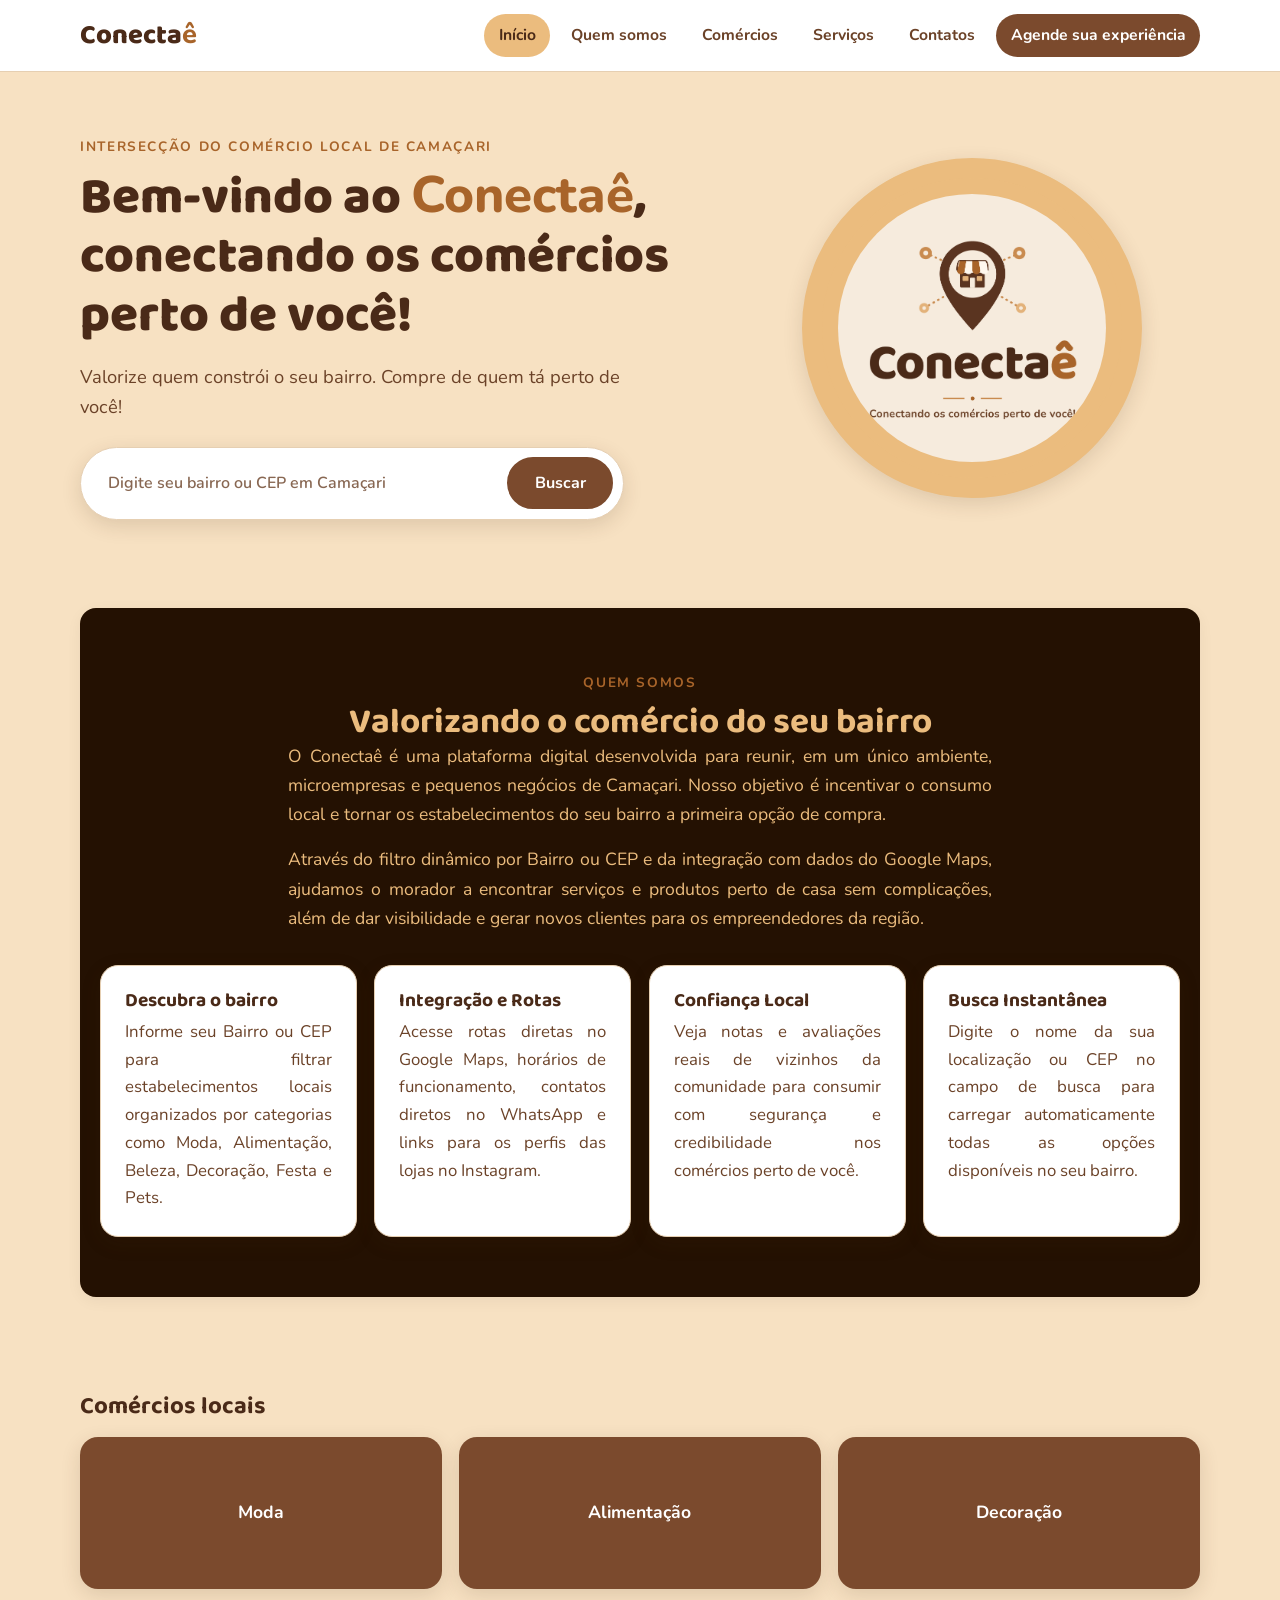
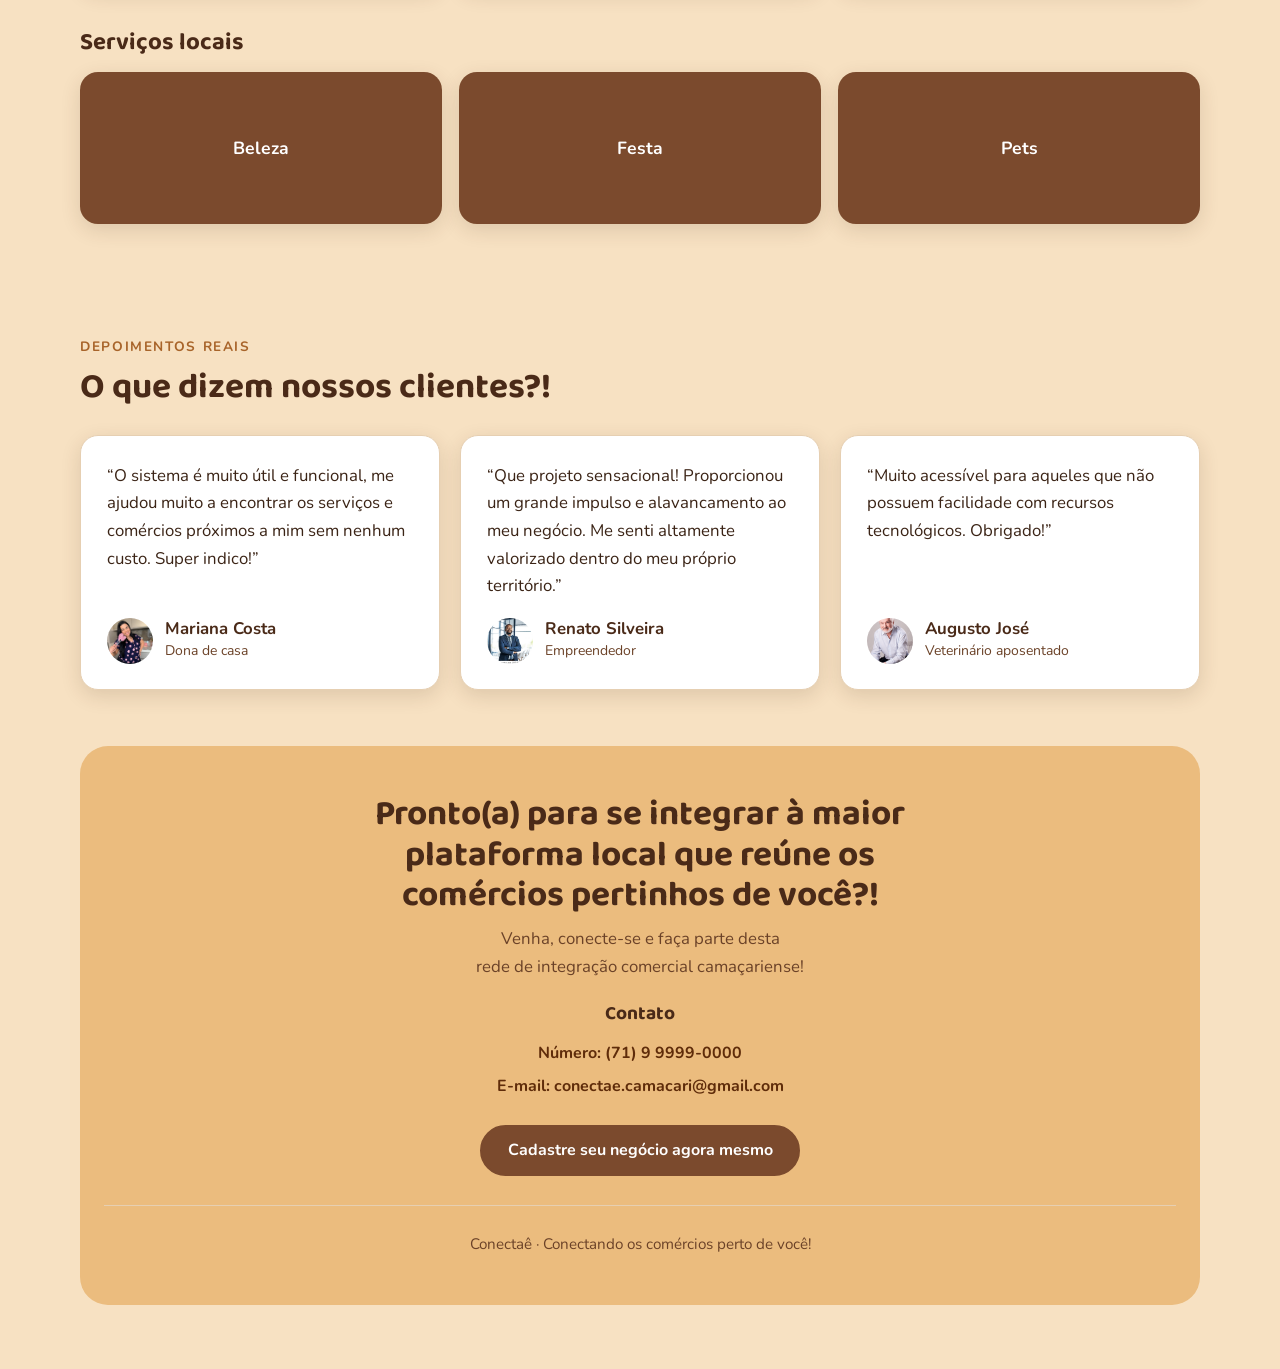
<file: index.html>
<!DOCTYPE html>
<html lang="pt-BR">
<head>
    <meta charset="UTF-8">
    <meta name="viewport" content="width=device-width, initial-scale=1">
    <title>Conectaê – Conectando os comércios perto de você</title>
    
    <link href="https://fonts.googleapis.com/css2?family=Baloo+2:wght@700;800&family=Nunito:wght@400;600;700&display=swap" rel="stylesheet">
    <link rel="stylesheet" href="style.css">
</head>

<body>

<header class="menu-superior">
    <a href="#inicio" class="marca">Conecta<em>ê</em></a>
    <nav>
        <ul class="list-nav">
            <li><a href="#inicio" class="ativo">Início</a></li>
            <li><a href="#quem-somos">Quem somos</a></li>
            <li><a href="#comercios">Comércios</a></li>
            <li><a href="#servicos">Serviços</a></li>
            <li><a href="#contatos">Contatos</a></li>
            <li><a href="#agende">Agende sua experiência</a></li>
        </ul>
    </nav>
</header>

<main>

    <!-- SEÇÃO INICIAL ESTRUTURADA (Texto à esquerda, Logo à direita) -->
    <article id="inicio">
        <span class="inter">Intersecção do comércio local de Camaçari</span>
        
        <h1>
            Bem-vindo ao <span>Conectaê</span>,<br>
            conectando os comércios<br>
            perto de você!
        </h1>

        <p>Valorize quem constrói o seu bairro. Compre de quem tá perto de você!</p>

        <!-- Formulário de busca -->
        <form class="busca" id="form-busca">
            <input type="text" id="campo-localizacao" placeholder="Digite seu bairro ou CEP em Camaçari" aria-label="Seu bairro ou CEP">
            <button class="btn" type="submit">Buscar</button>
        </form>

        <!-- MOLDURA CIRCULAR PERFEITA DA LOGO -->
        <div class="moldura-logo">
            <img class="logo" src="Logo Conectaê.png" alt="Logo do Conectaê">
        </div>
    </article>

    <section id="quem-somos" class="secao-quem-somos">
        <span class="inter">Quem somos</span>
        <h2>Valorizando o comércio do seu bairro</h2>
        <p class="texto-justificado">O Conectaê é uma plataforma digital desenvolvida para reunir, em um único ambiente, microempresas e pequenos negócios de Camaçari. Nosso objetivo é incentivar o consumo local e tornar os estabelecimentos do seu bairro a primeira opção de compra.</p>
        <p class="texto-justificado">Através do filtro dinâmico por Bairro ou CEP e da integração com dados do Google Maps, ajudamos o morador a encontrar serviços e produtos perto de casa sem complicações, além de dar visibilidade e gerar novos clientes para os empreendedores da região.</p>

        <ul>
            <li>
                <h3>Descubra o bairro</h3>
                <p class="texto-justificado">Informe seu Bairro ou CEP para filtrar estabelecimentos locais organizados por categorias como Moda, Alimentação, Beleza, Decoração, Festa e Pets.</p>
            </li>
            <li>
                <h3>Integração e Rotas</h3>
                <p class="texto-justificado">Acesse rotas diretas no Google Maps, horários de funcionamento, contatos diretos no WhatsApp e links para os perfis das lojas no Instagram.</p>
            </li>
            <li>
                <h3>Confiança Local</h3>
                <p class="texto-justificado">Veja notas e avaliações reais de vizinhos da comunidade para consumir com segurança e credibilidade nos comércios perto de você.</p>
            </li>
            <li>
                <h3>Busca Instantânea</h3>
                <p class="texto-justificado">Digite o nome da sua localização ou CEP no campo de busca para carregar automaticamente todas as opções disponíveis no seu bairro.</p>
            </li>
        </ul>
    </section>

    <!-- Links internos das categorias -->
    <section id="comercios">
        <h3>Comércios locais</h3>
        <ul class="lista">
            <li><a href="moda.html">Moda</a></li>
            <li><a href="alimentacao.html">Alimentação</a></li>
            <li><a href="decoracao.html">Decoração</a></li>
        </ul>
    </section>

    <section id="servicos">
        <h3>Serviços locais</h3>
        <ul class="lista">
            <li><a href="beleza.html">Beleza</a></li>
            <li><a href="festa.html">Festa</a></li>
            <li><a href="pets.html">Pets</a></li>
        </ul>
    </section>

    <section class="depoimento">
        <p>Depoimentos reais</p>
        <h2>O que dizem nossos clientes?!</h2>

        <blockquote>“O sistema é muito útil e funcional, me ajudou muito a encontrar os serviços e comércios próximos a mim sem nenhum custo. Super indico!”
            <cite><strong>Mariana Costa</strong><small>Dona de casa</small></cite>
        </blockquote>
        <img class="foto" src="cozinheira.png" alt="Foto de Mariana Costa">

        <blockquote>“Que projeto sensacional! Proporcionou um grande impulso e alavancamento ao meu negócio. Me senti altamente valorizado dentro do meu próprio território.”
            <cite><strong>Renato Silveira</strong><small>Empreendedor</small></cite>
        </blockquote>
        <img class="foto" src="empresario.png" alt="Foto de Renato Silveira">

        <blockquote>“Muito acessível para aqueles que não possuem facilidade com recursos tecnológicos. Obrigado!”
            <cite><strong>Augusto José</strong><small>Veterinário aposentado</small></cite>
        </blockquote>
        <img class="foto" src="aposentado.png" alt="Foto de Augusto José">
    </section>
</main>

<footer id="agende">
    <h2>Pronto(a) para se integrar à maior plataforma local que reúne os comércios pertinhos de você?!</h2>
    
    <p>
        Venha, conecte-se e faça parte desta<br>
        rede de integração comercial camaçariense!
    </p>

    <h3 id="contatos">Contato</h3>
    
    <!-- CONTATOS UM ABAIXO DO OUTRO -->
    <div class="bloco-contato-empilhado">
        <span>Número: (71) 9 9999-0000</span>
        <span>E-mail: conectae.camacari@gmail.com</span>
    </div>

    <button type="button" class="btn" id="btn-cadastrar-negocio">Cadastre seu negócio agora mesmo</button>
    
    <small>Conectaê · Conectando os comércios perto de você!</small>
</footer>

<!-- MODAL INTERATIVO COM FUNDO OPACO/SÓLIDO -->
<div id="modal-cadastro" class="modal-sobreposto">
    <div class="modal-conteudo">
        <button type="button" class="fechar-modal" id="fechar-modal">&times;</button>
        
        <h2 class="titulo-modal">
            Cadastrar seu negócio no<br>
            <span class="destaque-conectae">Conectaê</span>
        </h2>

        <form id="form-cadastrar-real">
            <label for="cad-nome">Nome do estabelecimento:</label>
            <input type="text" id="cad-nome" required placeholder="Ex: Panificadora Sabor do Bairro">

            <label for="cad-categoria">Categoria / Setor:</label>
            <select id="cad-categoria" required>
                <option value="moda.html">Moda</option>
                <option value="alimentacao.html">Alimentação</option>
                <option value="decoracao.html">Decoração</option>
                <option value="beleza.html">Beleza</option>
                <option value="festa.html">Festa</option>
                <option value="pets.html">Pets</option>
            </select>

            <label for="cad-bairro">Bairro em Camaçari:</label>
            <input type="text" id="cad-bairro" required placeholder="Ex: Centro, Ponto Certo, Inocoop...">

            <label for="cad-endereco">Endereço completo:</label>
            <input type="text" id="cad-endereco" required placeholder="Ex: Rua Costa Pinto, 120">

            <label for="cad-whatsapp">WhatsApp (DDD + número):</label>
            <input type="text" id="cad-whatsapp" placeholder="Ex: 71999990000">

            <label for="cad-instagram">Instagram (sem @):</label>
            <input type="text" id="cad-instagram" placeholder="Ex: nomedaloja">

            <button type="submit" class="btn-salvar">Salvar e cadastrar negócio</button>
        </form>
    </div>
</div>

<script src="script.js"></script>
</body>
</html>
</file>
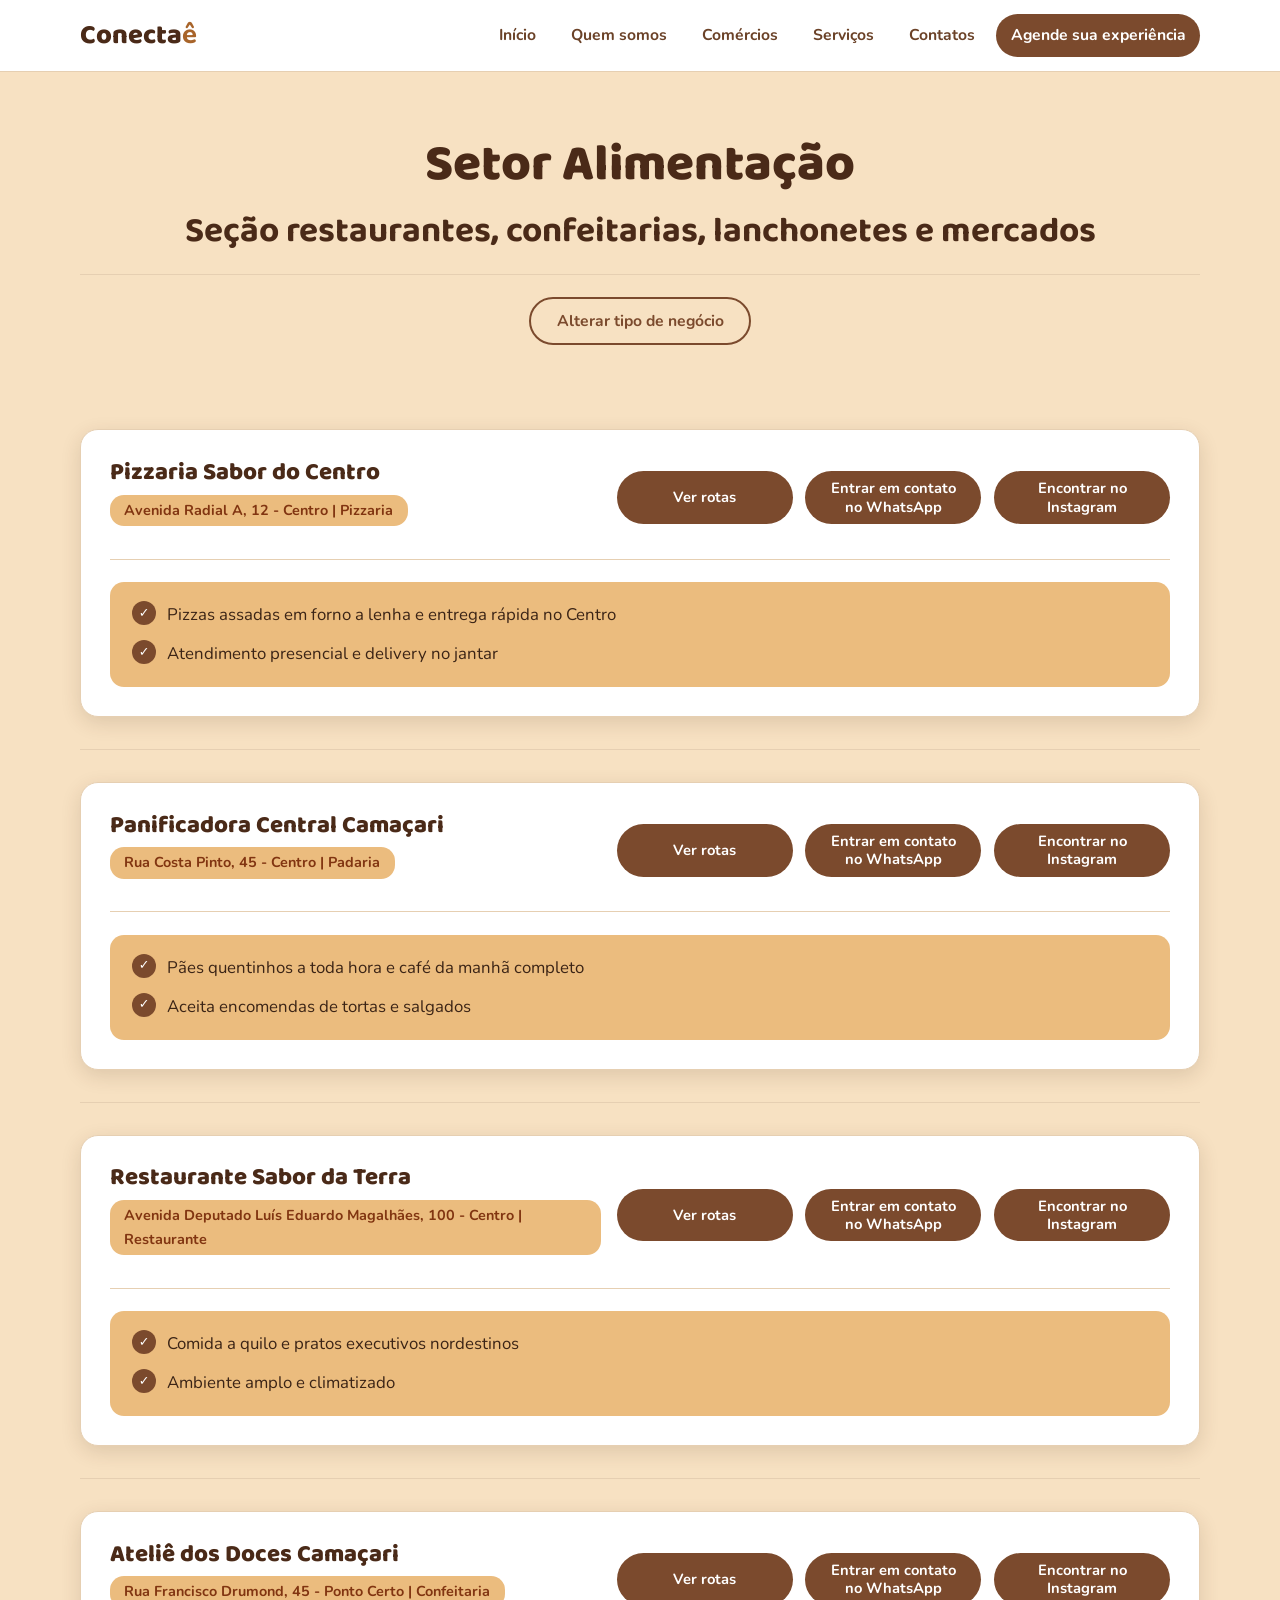
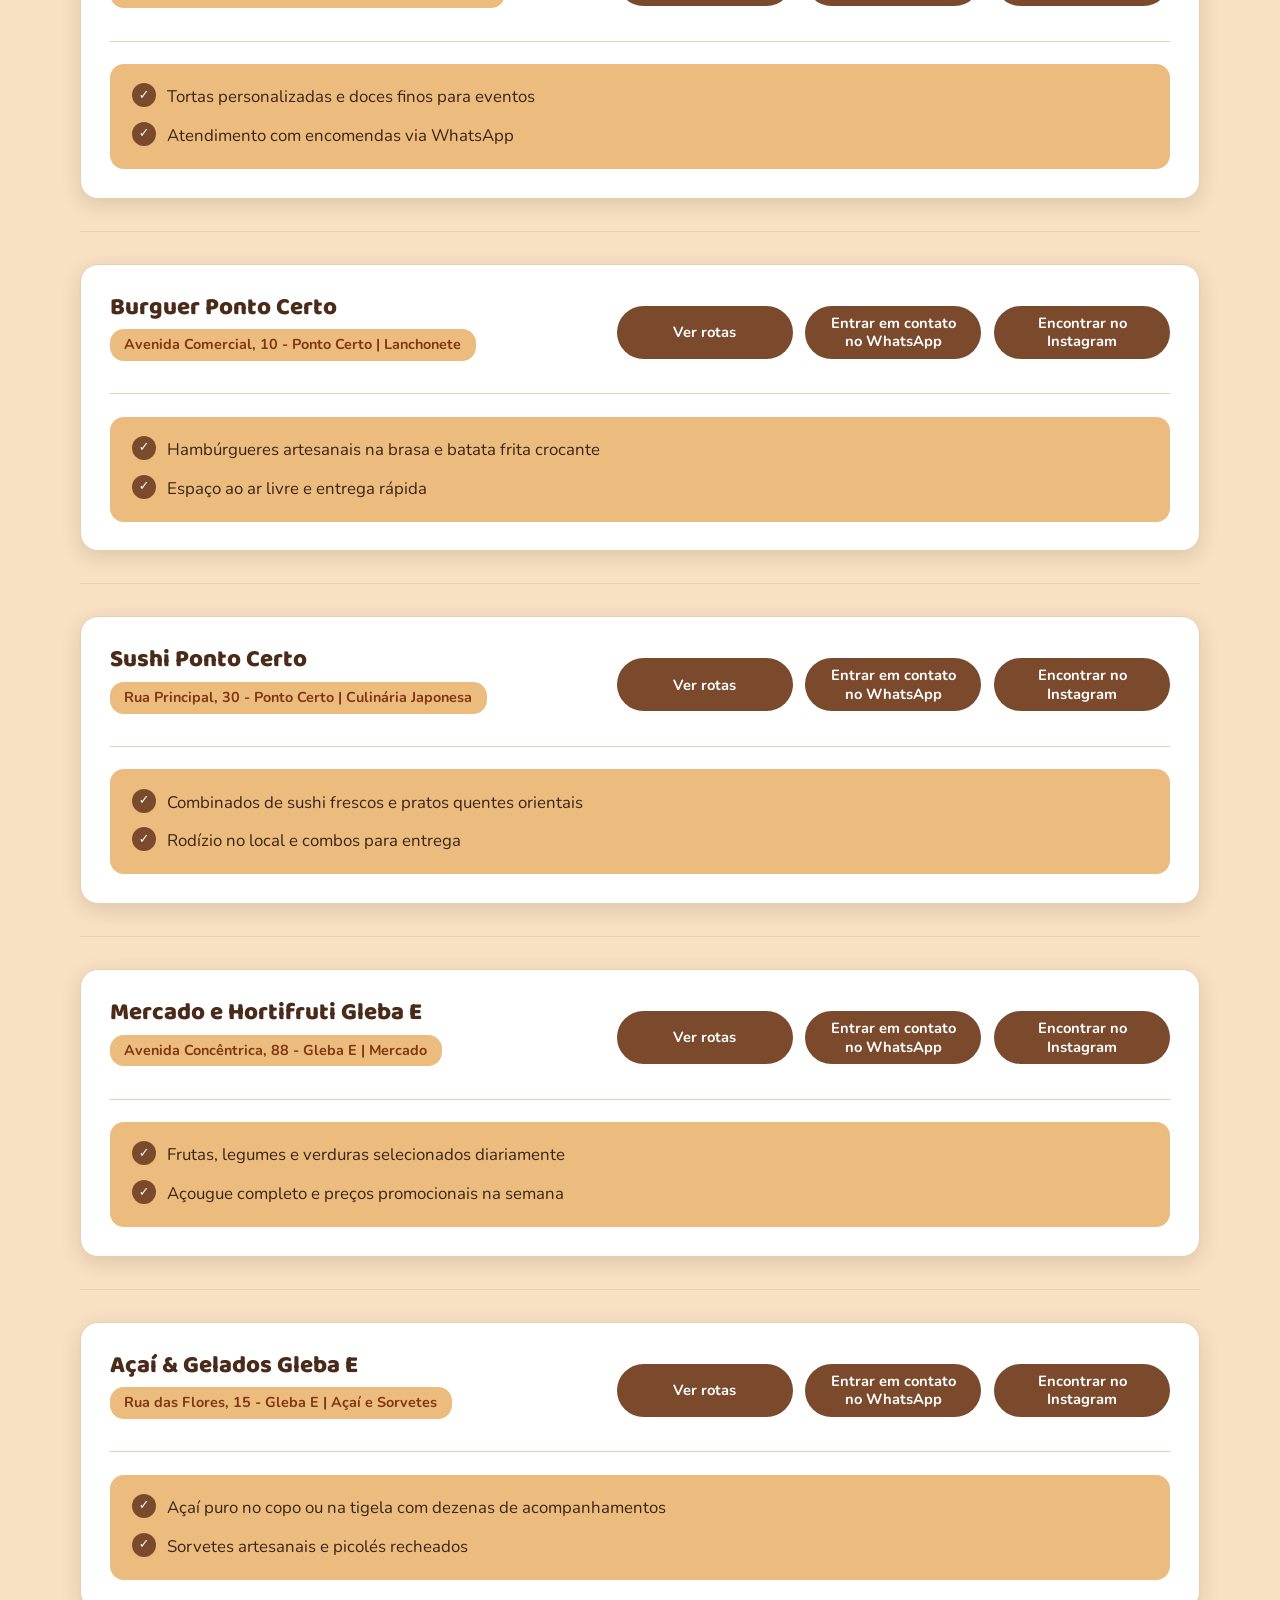
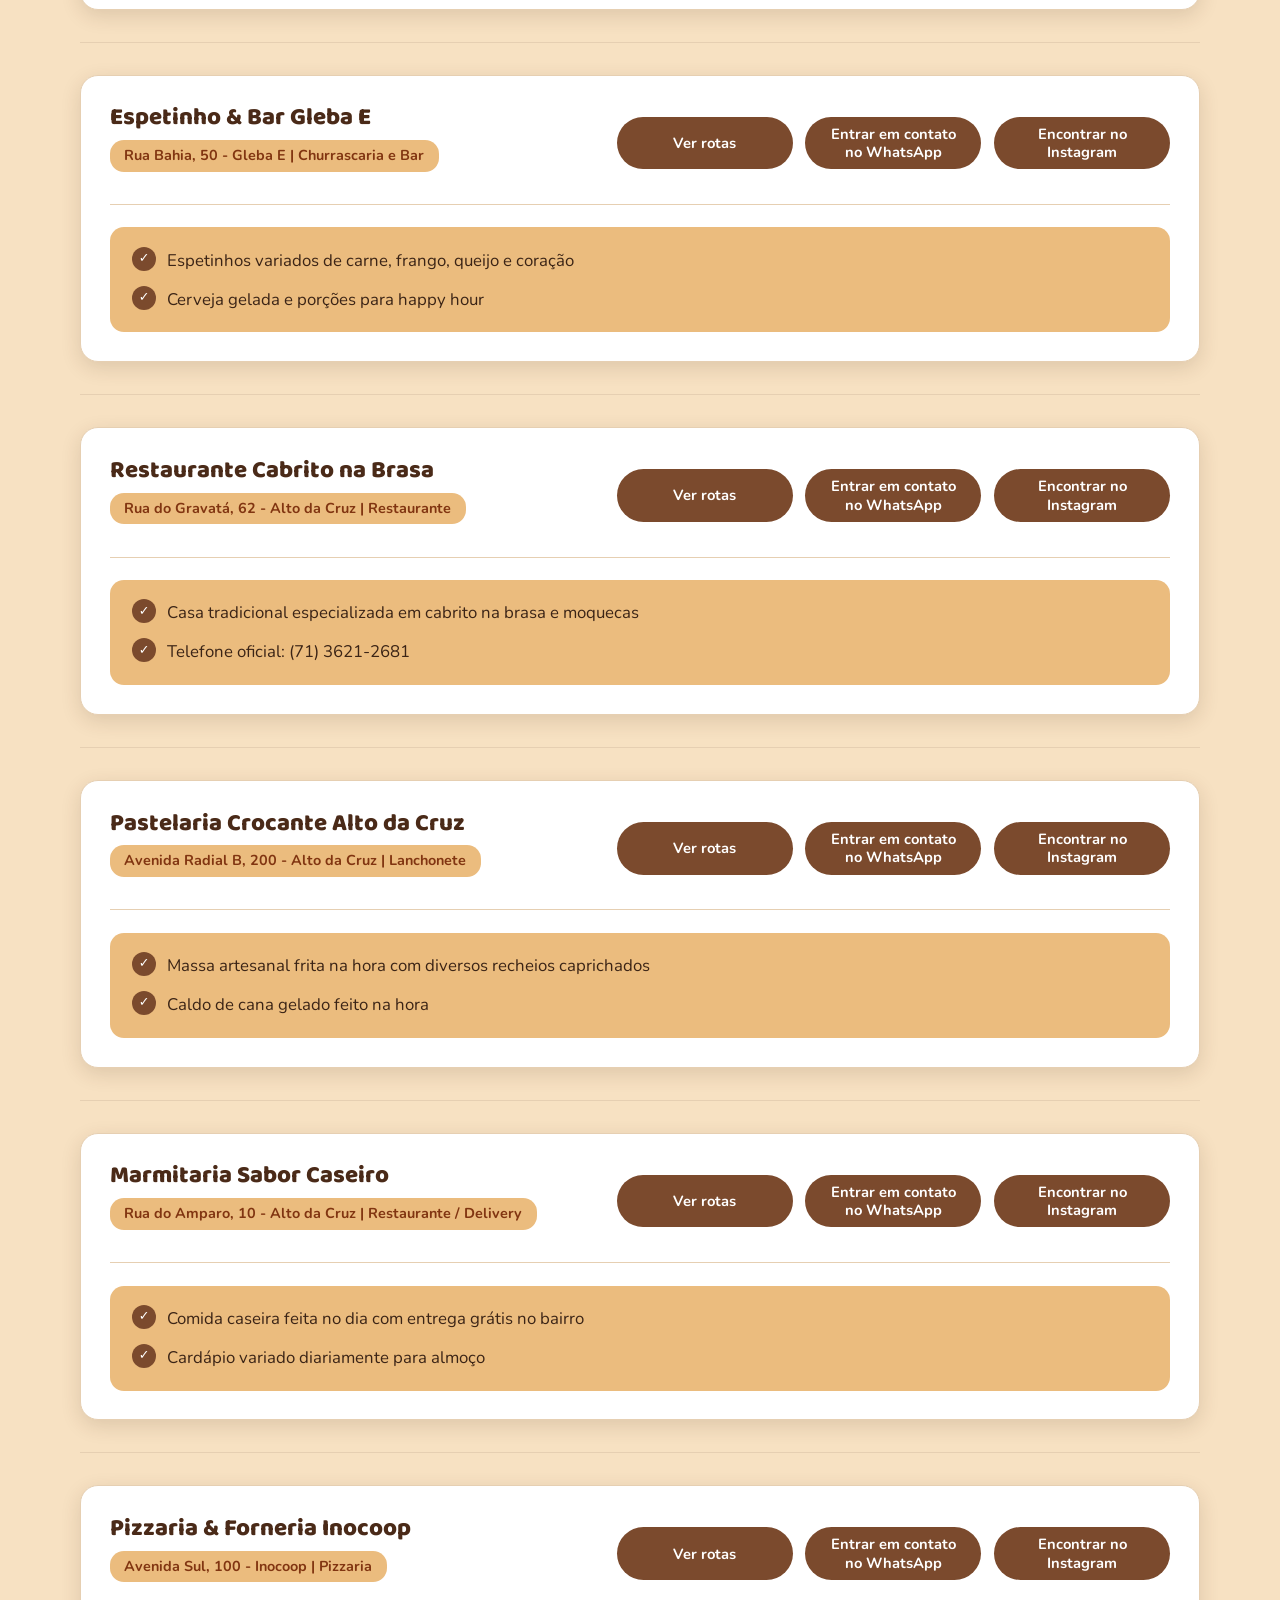
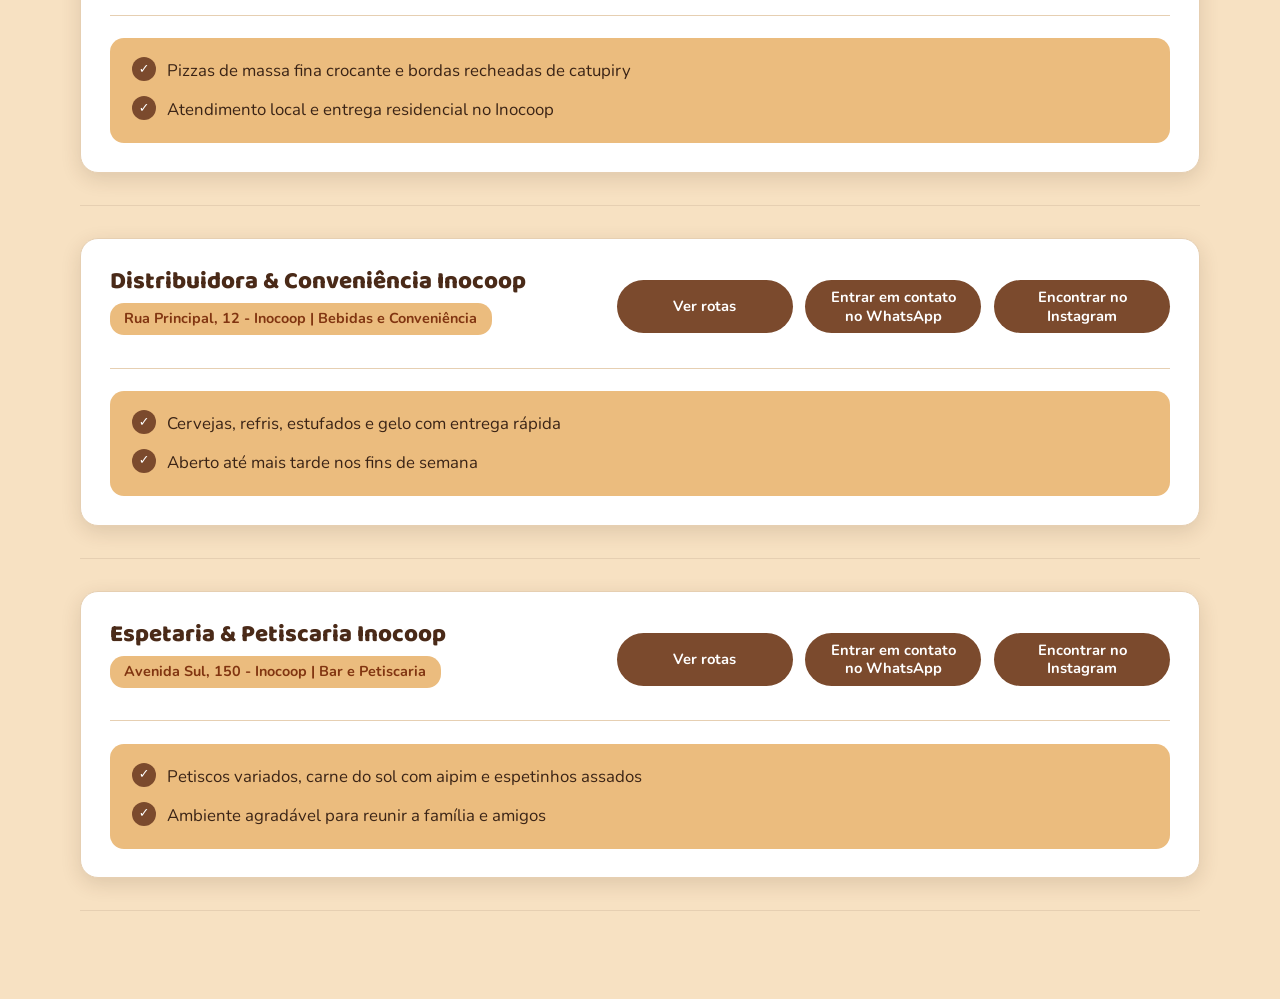
<file: alimentação.html>
<!DOCTYPE html>
<html lang="pt-BR">
<head>
    <meta charset="UTF-8">
    <meta name="viewport" content="width=device-width, initial-scale=1">
    <title>Setor Alimentação – Conectaê</title>
    <link href="https://fonts.googleapis.com/css2?family=Baloo+2:wght@700;800&family=Nunito:wght@400;600;700&display=swap" rel="stylesheet">
    <link rel="stylesheet" href="style.css">
</head>

<body>

<header class="menu-superior">
    <a href="index.html#inicio" class="marca">Conecta<em>ê</em></a>
    <nav>
        <ul class="list-nav">
            <li><a href="index.html#inicio">Início</a></li>
            <li><a href="index.html#quem-somos">Quem somos</a></li>
            <li><a href="index.html#comercios">Comércios</a></li>
            <li><a href="index.html#servicos">Serviços</a></li>
            <li><a href="index.html#contatos">Contatos</a></li>
            <li><a href="index.html#agende">Agende sua experiência</a></li>
        </ul>
    </nav>
</header>

<main class="titule">
    <section class="negocio">
        <h1>Setor Alimentação</h1>
        <h2>Seção restaurantes, confeitarias, lanchonetes e mercados</h2>
        <hr class="tracinho">
        <button type="button" id="btnTipo" aria-expanded="false" aria-controls="listaTipos">Alterar tipo de negócio</button>
        <ul id="listaTipos" hidden></ul>
    </section>

    <div id="lista-estabelecimentos">
        <!-- ==================== 1. CENTRO (CEP: 42800-000) ==================== -->
        <article class="box estabelecimento-card" data-bairro="centro" data-cep="42800000" data-endereco="Avenida Radial A, 12, Centro" data-whatsapp="71988880011" data-instagram="pizzariacamacari">
            <h1>Pizzaria Sabor do Centro</h1>
            <p style="font-size: 0.9rem; font-weight: bold; color: #813511; margin-bottom: 10px;">Avenida Radial A, 12 - Centro | Pizzaria</p>
            <ul>
                <li><a href="#" data-acao="rotas">Ver rotas</a></li>
                <li><a href="#" data-acao="whatsapp">Entrar em contato no WhatsApp</a></li>
                <li><a href="#" data-acao="instagram">Encontrar no Instagram</a></li>
            </ul>
            <hr class="tracinho">
            <ul class="diferenciais">
                <li>Pizzas assadas em forno a lenha e entrega rápida no Centro</li>
                <li>Atendimento presencial e delivery no jantar</li>
            </ul>
        </article>
        <hr class="tracinho">

        <article class="box estabelecimento-card" data-bairro="centro" data-cep="42800000" data-endereco="Rua Costa Pinto, 45, Centro" data-whatsapp="71988880012" data-instagram="padariacentro">
            <h1>Panificadora Central Camaçari</h1>
            <p style="font-size: 0.9rem; font-weight: bold; color: #813511; margin-bottom: 10px;">Rua Costa Pinto, 45 - Centro | Padaria</p>
            <ul>
                <li><a href="#" data-acao="rotas">Ver rotas</a></li>
                <li><a href="#" data-acao="whatsapp">Entrar em contato no WhatsApp</a></li>
                <li><a href="#" data-acao="instagram">Encontrar no Instagram</a></li>
            </ul>
            <hr class="tracinho">
            <ul class="diferenciais">
                <li>Pães quentinhos a toda hora e café da manhã completo</li>
                <li>Aceita encomendas de tortas e salgados</li>
            </ul>
        </article>
        <hr class="tracinho">

        <article class="box estabelecimento-card" data-bairro="centro" data-cep="42800000" data-endereco="Avenida Deputado Luís Eduardo Magalhães, 100, Centro" data-whatsapp="71988880013" data-instagram="restaurantecentro">
            <h1>Restaurante Sabor da Terra</h1>
            <p style="font-size: 0.9rem; font-weight: bold; color: #813511; margin-bottom: 10px;">Avenida Deputado Luís Eduardo Magalhães, 100 - Centro | Restaurante</p>
            <ul>
                <li><a href="#" data-acao="rotas">Ver rotas</a></li>
                <li><a href="#" data-acao="whatsapp">Entrar em contato no WhatsApp</a></li>
                <li><a href="#" data-acao="instagram">Encontrar no Instagram</a></li>
            </ul>
            <hr class="tracinho">
            <ul class="diferenciais">
                <li>Comida a quilo e pratos executivos nordestinos</li>
                <li>Ambiente amplo e climatizado</li>
            </ul>
        </article>
        <hr class="tracinho">

        <!-- ==================== 2. PONTO CERTO (CEP: 42801-170) ==================== -->
        <article class="box estabelecimento-card" data-bairro="ponto-certo" data-cep="42801170" data-endereco="Rua Francisco Drumond, 45, Ponto Certo" data-whatsapp="71999881122" data-instagram="docesecamas">
            <h1>Ateliê dos Doces Camaçari</h1>
            <p style="font-size: 0.9rem; font-weight: bold; color: #813511; margin-bottom: 10px;">Rua Francisco Drumond, 45 - Ponto Certo | Confeitaria</p>
            <ul>
                <li><a href="#" data-acao="rotas">Ver rotas</a></li>
                <li><a href="#" data-acao="whatsapp">Entrar em contato no WhatsApp</a></li>
                <li><a href="#" data-acao="instagram">Encontrar no Instagram</a></li>
            </ul>
            <hr class="tracinho">
            <ul class="diferenciais">
                <li>Tortas personalizadas e doces finos para eventos</li>
                <li>Atendimento com encomendas via WhatsApp</li>
            </ul>
        </article>
        <hr class="tracinho">

        <article class="box estabelecimento-card" data-bairro="ponto-certo" data-cep="42801170" data-endereco="Avenida Comercial, 10, Ponto Certo" data-whatsapp="71999881123" data-instagram="hamburgueriapontocerto">
            <h1>Burguer Ponto Certo</h1>
            <p style="font-size: 0.9rem; font-weight: bold; color: #813511; margin-bottom: 10px;">Avenida Comercial, 10 - Ponto Certo | Lanchonete</p>
            <ul>
                <li><a href="#" data-acao="rotas">Ver rotas</a></li>
                <li><a href="#" data-acao="whatsapp">Entrar em contato no WhatsApp</a></li>
                <li><a href="#" data-acao="instagram">Encontrar no Instagram</a></li>
            </ul>
            <hr class="tracinho">
            <ul class="diferenciais">
                <li>Hambúrgueres artesanais na brasa e batata frita crocante</li>
                <li>Espaço ao ar livre e entrega rápida</li>
            </ul>
        </article>
        <hr class="tracinho">

        <article class="box estabelecimento-card" data-bairro="ponto-certo" data-cep="42801170" data-endereco="Rua Principal, 30, Ponto Certo" data-whatsapp="71999881124" data-instagram="orientalpontocerto">
            <h1>Sushi Ponto Certo</h1>
            <p style="font-size: 0.9rem; font-weight: bold; color: #813511; margin-bottom: 10px;">Rua Principal, 30 - Ponto Certo | Culinária Japonesa</p>
            <ul>
                <li><a href="#" data-acao="rotas">Ver rotas</a></li>
                <li><a href="#" data-acao="whatsapp">Entrar em contato no WhatsApp</a></li>
                <li><a href="#" data-acao="instagram">Encontrar no Instagram</a></li>
            </ul>
            <hr class="tracinho">
            <ul class="diferenciais">
                <li>Combinados de sushi frescos e pratos quentes orientais</li>
                <li>Rodízio no local e combos para entrega</li>
            </ul>
        </article>
        <hr class="tracinho">

        <!-- ==================== 3. GLEBA E (CEP: 42807-000) ==================== -->
        <article class="box estabelecimento-card" data-bairro="gleba-e" data-cep="42807000" data-endereco="Avenida Concêntrica, 88, Gleba E" data-whatsapp="71977665544" data-instagram="superglebae">
            <h1>Mercado e Hortifruti Gleba E</h1>
            <p style="font-size: 0.9rem; font-weight: bold; color: #813511; margin-bottom: 10px;">Avenida Concêntrica, 88 - Gleba E | Mercado</p>
            <ul>
                <li><a href="#" data-acao="rotas">Ver rotas</a></li>
                <li><a href="#" data-acao="whatsapp">Entrar em contato no WhatsApp</a></li>
                <li><a href="#" data-acao="instagram">Encontrar no Instagram</a></li>
            </ul>
            <hr class="tracinho">
            <ul class="diferenciais">
                <li>Frutas, legumes e verduras selecionados diariamente</li>
                <li>Açougue completo e preços promocionais na semana</li>
            </ul>
        </article>
        <hr class="tracinho">

        <article class="box estabelecimento-card" data-bairro="gleba-e" data-cep="42807000" data-endereco="Rua das Flores, 15, Gleba E" data-whatsapp="71977665545" data-instagram="acaiglebae">
            <h1>Açaí & Gelados Gleba E</h1>
            <p style="font-size: 0.9rem; font-weight: bold; color: #813511; margin-bottom: 10px;">Rua das Flores, 15 - Gleba E | Açaí e Sorvetes</p>
            <ul>
                <li><a href="#" data-acao="rotas">Ver rotas</a></li>
                <li><a href="#" data-acao="whatsapp">Entrar em contato no WhatsApp</a></li>
                <li><a href="#" data-acao="instagram">Encontrar no Instagram</a></li>
            </ul>
            <hr class="tracinho">
            <ul class="diferenciais">
                <li>Açaí puro no copo ou na tigela com dezenas de acompanhamentos</li>
                <li>Sorvetes artesanais e picolés recheados</li>
            </ul>
        </article>
        <hr class="tracinho">

        <article class="box estabelecimento-card" data-bairro="gleba-e" data-cep="42807000" data-endereco="Rua Bahia, 50, Gleba E" data-whatsapp="71977665546" data-instagram="churrascariaeglebae">
            <h1>Espetinho & Bar Gleba E</h1>
            <p style="font-size: 0.9rem; font-weight: bold; color: #813511; margin-bottom: 10px;">Rua Bahia, 50 - Gleba E | Churrascaria e Bar</p>
            <ul>
                <li><a href="#" data-acao="rotas">Ver rotas</a></li>
                <li><a href="#" data-acao="whatsapp">Entrar em contato no WhatsApp</a></li>
                <li><a href="#" data-acao="instagram">Encontrar no Instagram</a></li>
            </ul>
            <hr class="tracinho">
            <ul class="diferenciais">
                <li>Espetinhos variados de carne, frango, queijo e coração</li>
                <li>Cerveja gelada e porções para happy hour</li>
            </ul>
        </article>
        <hr class="tracinho">

        <!-- ==================== 4. ALTO DA CRUZ (CEP: 42803-010) ==================== -->
        <article class="box estabelecimento-card" data-bairro="alto-da-cruz" data-cep="42803010" data-endereco="Rua do Gravatá, 62, Alto da Cruz" data-whatsapp="7136212681" data-instagram="cabritonabrasa">
            <h1>Restaurante Cabrito na Brasa</h1>
            <p style="font-size: 0.9rem; font-weight: bold; color: #813511; margin-bottom: 10px;">Rua do Gravatá, 62 - Alto da Cruz | Restaurante</p>
            <ul>
                <li><a href="#" data-acao="rotas">Ver rotas</a></li>
                <li><a href="#" data-acao="whatsapp">Entrar em contato no WhatsApp</a></li>
                <li><a href="#" data-acao="instagram">Encontrar no Instagram</a></li>
            </ul>
            <hr class="tracinho">
            <ul class="diferenciais">
                <li>Casa tradicional especializada em cabrito na brasa e moquecas</li>
                <li>Telefone oficial: (71) 3621-2681</li>
            </ul>
        </article>
        <hr class="tracinho">

        <article class="box estabelecimento-card" data-bairro="alto-da-cruz" data-cep="42803010" data-endereco="Avenida Radial B, 200, Alto da Cruz" data-whatsapp="71988771122" data-instagram="pastelariaaltodacruz">
            <h1>Pastelaria Crocante Alto da Cruz</h1>
            <p style="font-size: 0.9rem; font-weight: bold; color: #813511; margin-bottom: 10px;">Avenida Radial B, 200 - Alto da Cruz | Lanchonete</p>
            <ul>
                <li><a href="#" data-acao="rotas">Ver rotas</a></li>
                <li><a href="#" data-acao="whatsapp">Entrar em contato no WhatsApp</a></li>
                <li><a href="#" data-acao="instagram">Encontrar no Instagram</a></li>
            </ul>
            <hr class="tracinho">
            <ul class="diferenciais">
                <li>Massa artesanal frita na hora com diversos recheios caprichados</li>
                <li>Caldo de cana gelado feito na hora</li>
            </ul>
        </article>
        <hr class="tracinho">

        <article class="box estabelecimento-card" data-bairro="alto-da-cruz" data-cep="42803010" data-endereco="Rua do Amparo, 10, Alto da Cruz" data-whatsapp="71988771123" data-instagram="marmitariaaltodacruz">
            <h1>Marmitaria Sabor Caseiro</h1>
            <p style="font-size: 0.9rem; font-weight: bold; color: #813511; margin-bottom: 10px;">Rua do Amparo, 10 - Alto da Cruz | Restaurante / Delivery</p>
            <ul>
                <li><a href="#" data-acao="rotas">Ver rotas</a></li>
                <li><a href="#" data-acao="whatsapp">Entrar em contato no WhatsApp</a></li>
                <li><a href="#" data-acao="instagram">Encontrar no Instagram</a></li>
            </ul>
            <hr class="tracinho">
            <ul class="diferenciais">
                <li>Comida caseira feita no dia com entrega grátis no bairro</li>
                <li>Cardápio variado diariamente para almoço</li>
            </ul>
        </article>
        <hr class="tracinho">

        <!-- ==================== 5. INOCOOP (CEP: 42801-070) ==================== -->
        <article class="box estabelecimento-card" data-bairro="inocoop" data-cep="42801070" data-endereco="Avenida Sul, 100, Inocoop" data-whatsapp="71991223344" data-instagram="pizzariainocoop">
            <h1>Pizzaria & Forneria Inocoop</h1>
            <p style="font-size: 0.9rem; font-weight: bold; color: #813511; margin-bottom: 10px;">Avenida Sul, 100 - Inocoop | Pizzaria</p>
            <ul>
                <li><a href="#" data-acao="rotas">Ver rotas</a></li>
                <li><a href="#" data-acao="whatsapp">Entrar em contato no WhatsApp</a></li>
                <li><a href="#" data-acao="instagram">Encontrar no Instagram</a></li>
            </ul>
            <hr class="tracinho">
            <ul class="diferenciais">
                <li>Pizzas de massa fina crocante e bordas recheadas de catupiry</li>
                <li>Atendimento local e entrega residencial no Inocoop</li>
            </ul>
        </article>
        <hr class="tracinho">

        <article class="box estabelecimento-card" data-bairro="inocoop" data-cep="42801070" data-endereco="Rua Principal, 12, Inocoop" data-whatsapp="71991223345" data-instagram="distribuidorainocoop">
            <h1>Distribuidora & Conveniência Inocoop</h1>
            <p style="font-size: 0.9rem; font-weight: bold; color: #813511; margin-bottom: 10px;">Rua Principal, 12 - Inocoop | Bebidas e Conveniência</p>
            <ul>
                <li><a href="#" data-acao="rotas">Ver rotas</a></li>
                <li><a href="#" data-acao="whatsapp">Entrar em contato no WhatsApp</a></li>
                <li><a href="#" data-acao="instagram">Encontrar no Instagram</a></li>
            </ul>
            <hr class="tracinho">
            <ul class="diferenciais">
                <li>Cervejas, refris, estufados e gelo com entrega rápida</li>
                <li>Aberto até mais tarde nos fins de semana</li>
            </ul>
        </article>
        <hr class="tracinho">

        <article class="box estabelecimento-card" data-bairro="inocoop" data-cep="42801070" data-endereco="Avenida Sul, 150, Inocoop" data-whatsapp="71991223346" data-instagram="espettosinoocoop">
            <h1>Espetaria & Petiscaria Inocoop</h1>
            <p style="font-size: 0.9rem; font-weight: bold; color: #813511; margin-bottom: 10px;">Avenida Sul, 150 - Inocoop | Bar e Petiscaria</p>
            <ul>
                <li><a href="#" data-acao="rotas">Ver rotas</a></li>
                <li><a href="#" data-acao="whatsapp">Entrar em contato no WhatsApp</a></li>
                <li><a href="#" data-acao="instagram">Encontrar no Instagram</a></li>
            </ul>
            <hr class="tracinho">
            <ul class="diferenciais">
                <li>Petiscos variados, carne do sol com aipim e espetinhos assados</li>
                <li>Ambiente agradável para reunir a família e amigos</li>
            </ul>
        </article>
        <hr class="tracinho">
    </div>
</main>

<script src="script.js"></script>
</body>
</html>
</file>
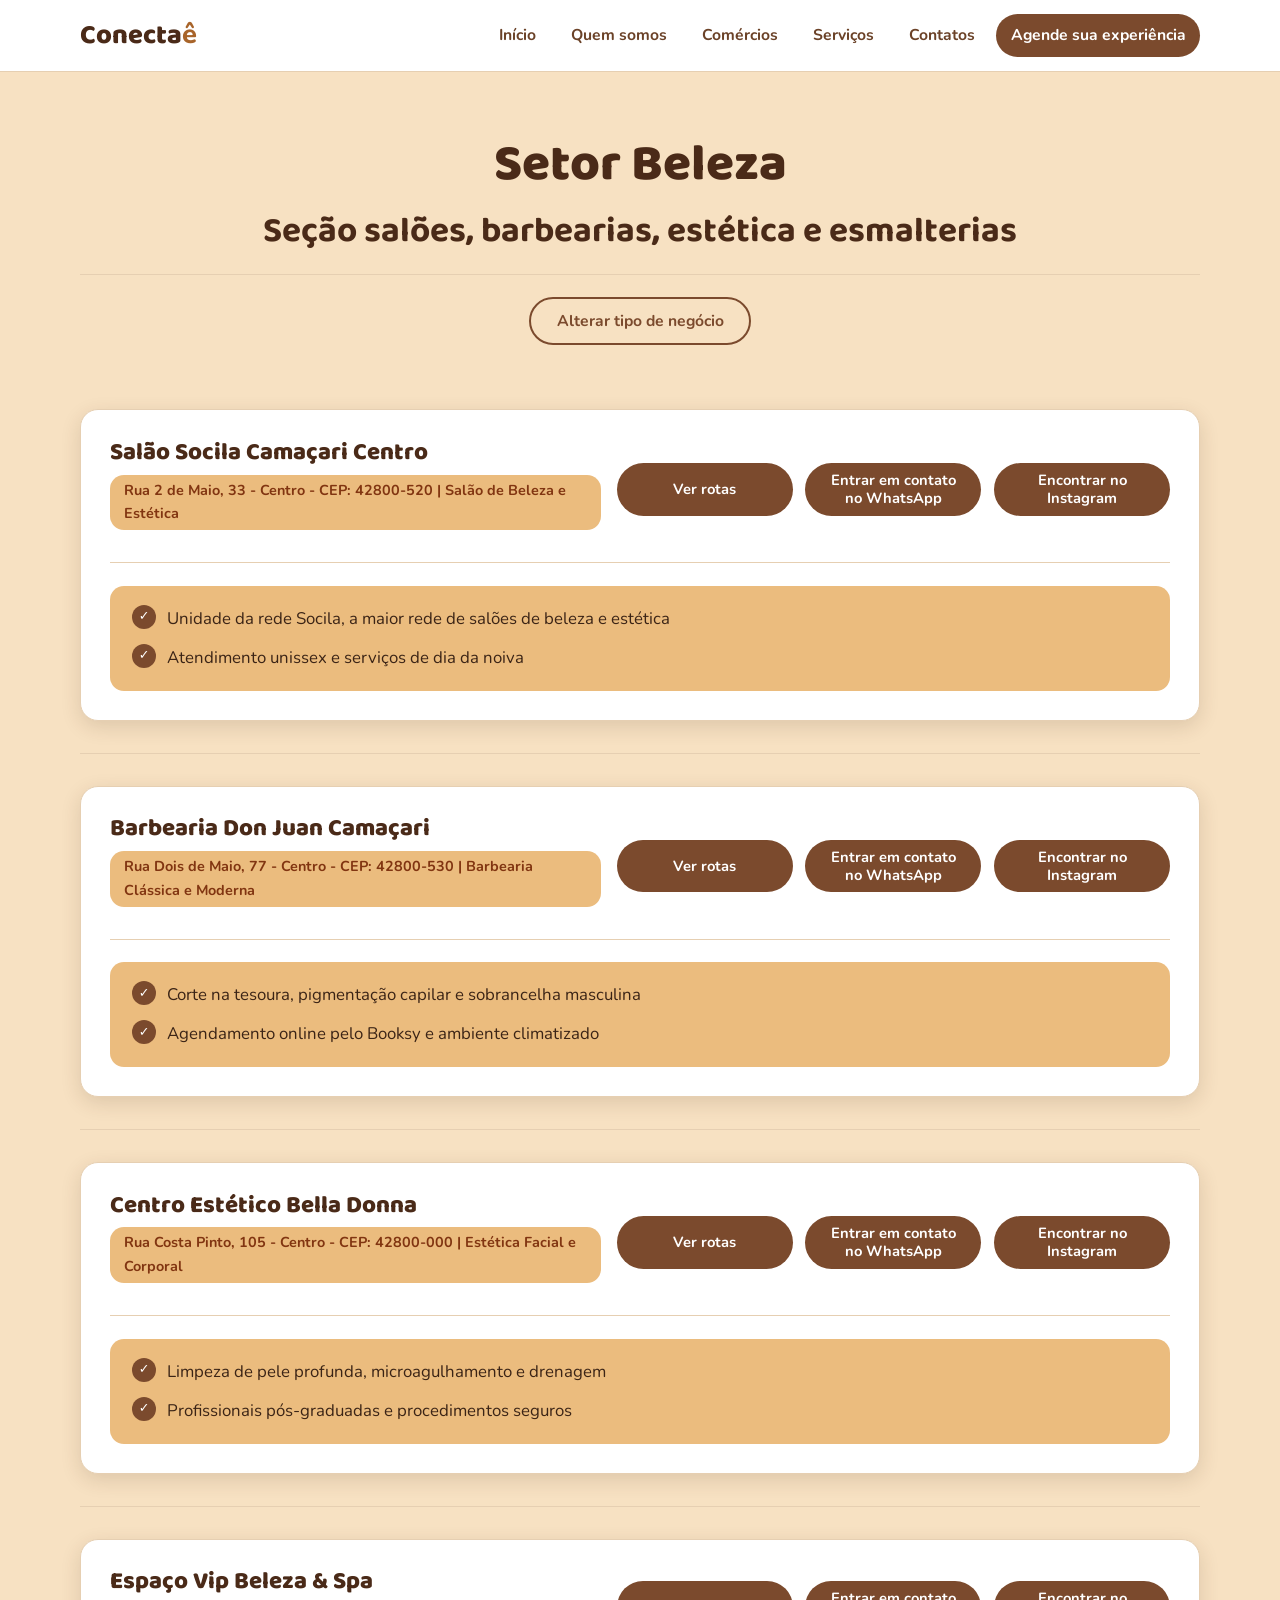
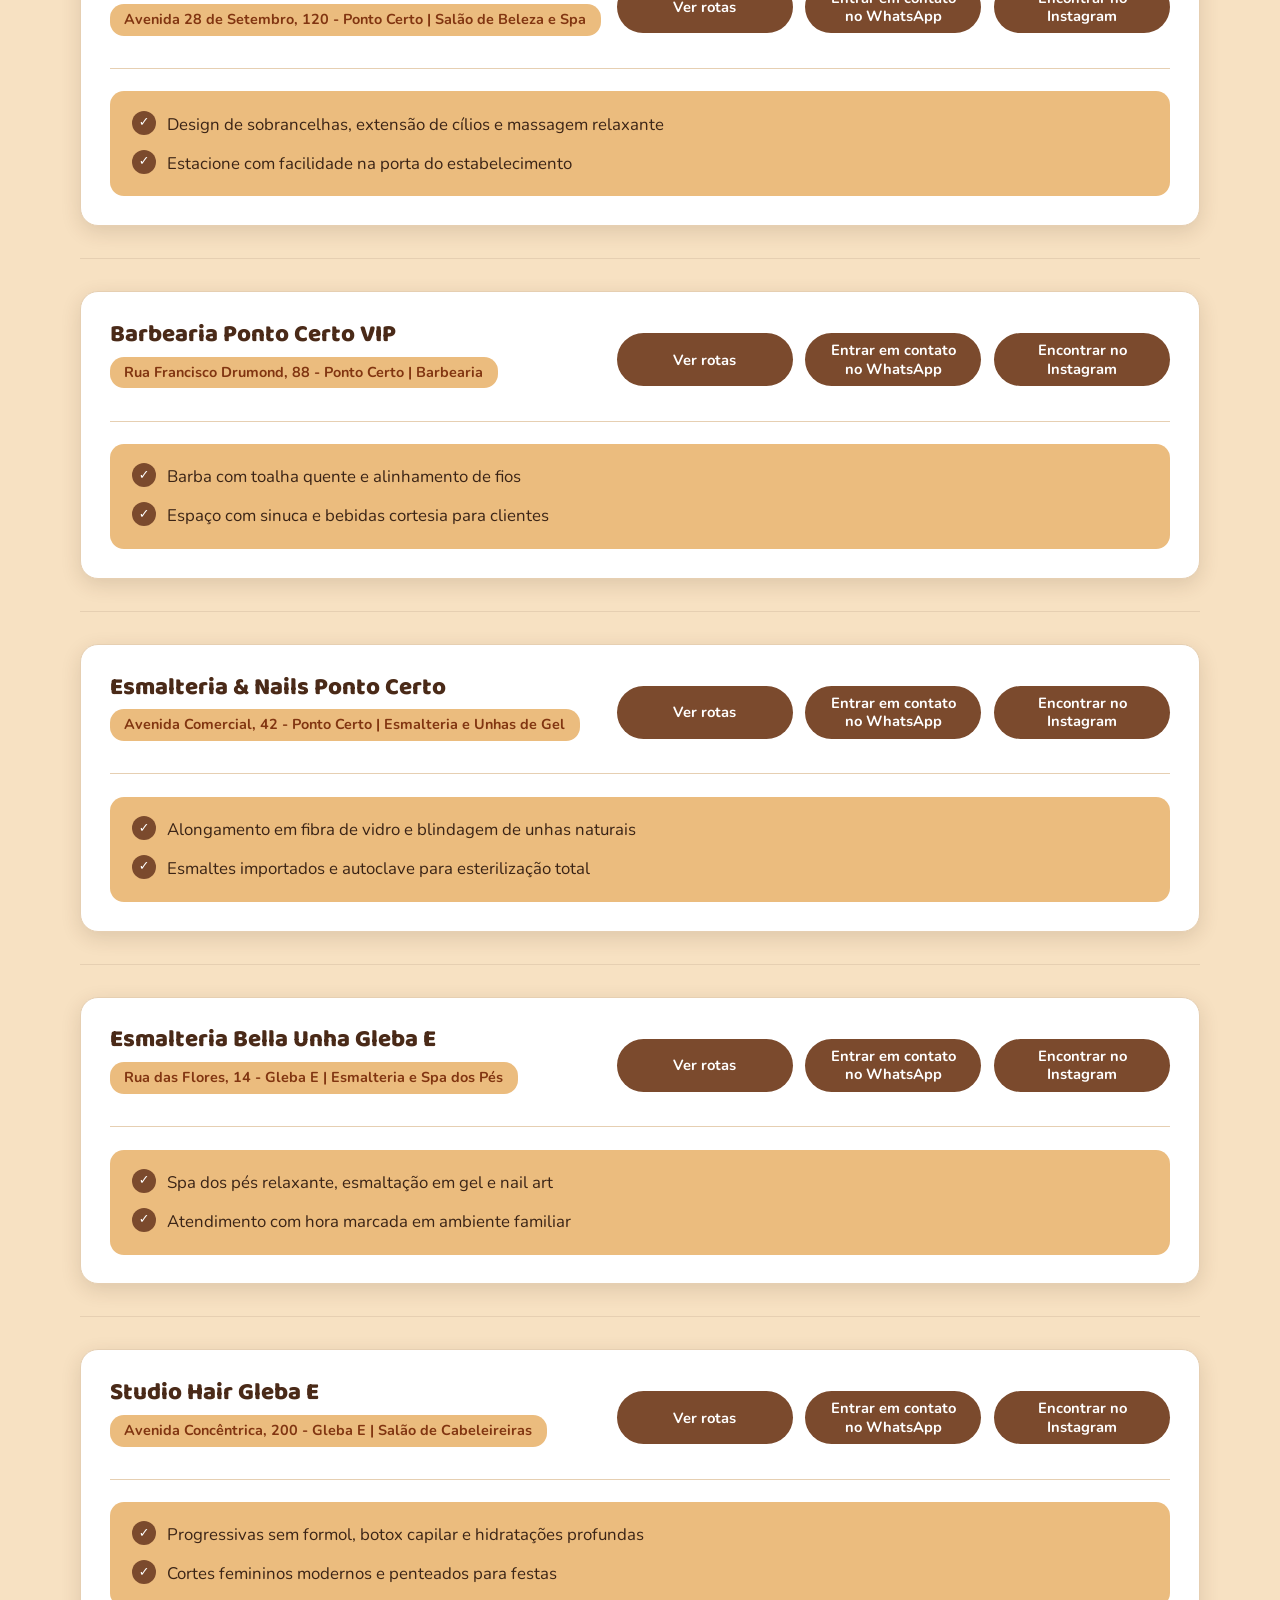
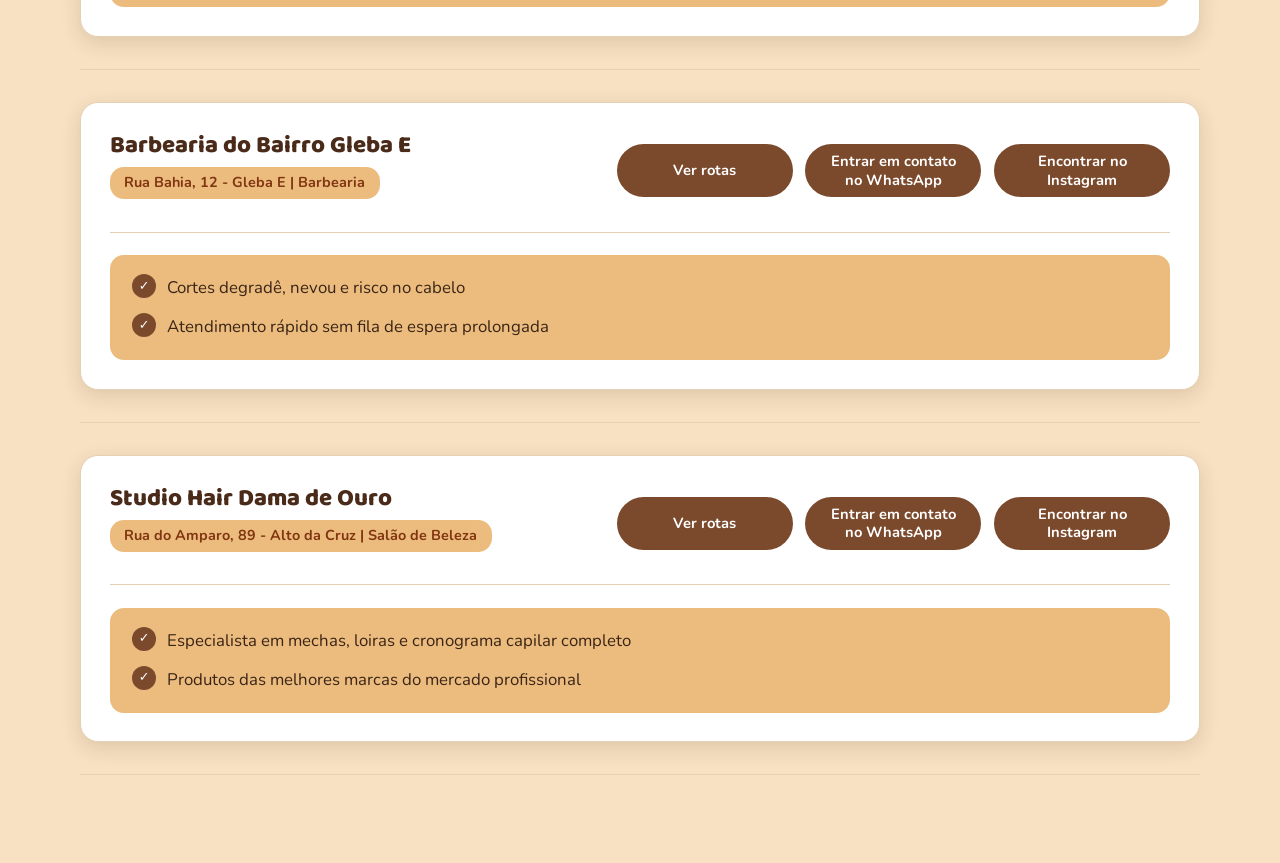
<file: beleza.html>
<!DOCTYPE html>
<html lang="pt-BR">
<head>
    <meta charset="UTF-8">
    <meta name="viewport" content="width=device-width, initial-scale=1">
    <title>Setor Beleza – Conectaê</title>
    <link href="https://fonts.googleapis.com/css2?family=Baloo+2:wght@700;800&family=Nunito:wght@400;600;700&display=swap" rel="stylesheet">
    <link rel="stylesheet" href="style.css">
</head>

<body>

<header class="menu-superior">
    <a href="index.html#inicio" class="marca">Conecta<em>ê</em></a>
    <nav>
        <ul class="list-nav">
            <li><a href="index.html#inicio">Início</a></li>
            <li><a href="index.html#quem-somos">Quem somos</a></li>
            <li><a href="index.html#comercios">Comércios</a></li>
            <li><a href="index.html#servicos">Serviços</a></li>
            <li><a href="index.html#contatos">Contatos</a></li>
            <li><a href="index.html#agende">Agende sua experiência</a></li>
        </ul>
    </nav>
</header>

<main class="titule">
    <section class="negocio">
        <h1>Setor Beleza</h1>
        <h2>Seção salões, barbearias, estética e esmalterias</h2>
        <hr class="tracinho">
        <button type="button" id="btnTipo" aria-expanded="false" aria-controls="listaTipos">Alterar tipo de negócio</button>
        <ul id="listaTipos" hidden></ul>
    </section>

    <div id="lista-estabelecimentos">
        <!-- ==================== 1. CENTRO (CEP: 42800-000) ==================== -->
        <article class="box estabelecimento-card" data-bairro="centro" data-cep="42800000" data-endereco="Rua 2 de Maio, 33, Centro" data-whatsapp="71997333379" data-instagram="socalacamacari">
            <h1>Salão Socila Camaçari Centro</h1>
            <p style="font-size: 0.9rem; font-weight: bold; color: #813511; margin-bottom: 10px;">Rua 2 de Maio, 33 - Centro - CEP: 42800-520 | Salão de Beleza e Estética</p>
            <ul>
                <li><a href="#" data-acao="rotas">Ver rotas</a></li>
                <li><a href="#" data-acao="whatsapp">Entrar em contato no WhatsApp</a></li>
                <li><a href="#" data-acao="instagram">Encontrar no Instagram</a></li>
            </ul>
            <hr class="tracinho">
            <ul class="diferenciais">
                <li>Unidade da rede Socila, a maior rede de salões de beleza e estética</li>
                <li>Atendimento unissex e serviços de dia da noiva</li>
            </ul>
        </article>
        <hr class="tracinho">

        <article class="box estabelecimento-card" data-bairro="centro" data-cep="42800000" data-endereco="Rua Dois de Maio, 77, Centro" data-whatsapp="71988882001" data-instagram="barbershopdonjuanca">
            <h1>Barbearia Don Juan Camaçari</h1>
            <p style="font-size: 0.9rem; font-weight: bold; color: #813511; margin-bottom: 10px;">Rua Dois de Maio, 77 - Centro - CEP: 42800-530 | Barbearia Clássica e Moderna</p>
            <ul>
                <li><a href="#" data-acao="rotas">Ver rotas</a></li>
                <li><a href="#" data-acao="whatsapp">Entrar em contato no WhatsApp</a></li>
                <li><a href="#" data-acao="instagram">Encontrar no Instagram</a></li>
            </ul>
            <hr class="tracinho">
            <ul class="diferenciais">
                <li>Corte na tesoura, pigmentação capilar e sobrancelha masculina</li>
                <li>Agendamento online pelo Booksy e ambiente climatizado</li>
            </ul>
        </article>
        <hr class="tracinho">

        <article class="box estabelecimento-card" data-bairro="centro" data-cep="42800000" data-endereco="Rua Costa Pinto, 105, Centro" data-whatsapp="71988882002" data-instagram="esteticacentrocamacari">
            <h1>Centro Estético Bella Donna</h1>
            <p style="font-size: 0.9rem; font-weight: bold; color: #813511; margin-bottom: 10px;">Rua Costa Pinto, 105 - Centro - CEP: 42800-000 | Estética Facial e Corporal</p>
            <ul>
                <li><a href="#" data-acao="rotas">Ver rotas</a></li>
                <li><a href="#" data-acao="whatsapp">Entrar em contato no WhatsApp</a></li>
                <li><a href="#" data-acao="instagram">Encontrar no Instagram</a></li>
            </ul>
            <hr class="tracinho">
            <ul class="diferenciais">
                <li>Limpeza de pele profunda, microagulhamento e drenagem</li>
                <li>Profissionais pós-graduadas e procedimentos seguros</li>
            </ul>
        </article>
        <hr class="tracinho">

        <!-- ==================== 2. PONTO CERTO (CEP: 42801-170) ==================== -->
        <article class="box estabelecimento-card" data-bairro="ponto-certo" data-cep="42801170" data-endereco="Avenida 28 de Setembro, 120, Ponto Certo" data-whatsapp="71991234567" data-instagram="esteticavipcamacari">
            <h1>Espaço Vip Beleza & Spa</h1>
            <p style="font-size: 0.9rem; font-weight: bold; color: #813511; margin-bottom: 10px;">Avenida 28 de Setembro, 120 - Ponto Certo | Salão de Beleza e Spa</p>
            <ul>
                <li><a href="#" data-acao="rotas">Ver rotas</a></li>
                <li><a href="#" data-acao="whatsapp">Entrar em contato no WhatsApp</a></li>
                <li><a href="#" data-acao="instagram">Encontrar no Instagram</a></li>
            </ul>
            <hr class="tracinho">
            <ul class="diferenciais">
                <li>Design de sobrancelhas, extensão de cílios e massagem relaxante</li>
                <li>Estacione com facilidade na porta do estabelecimento</li>
            </ul>
        </article>
        <hr class="tracinho">

        <article class="box estabelecimento-card" data-bairro="ponto-certo" data-cep="42801170" data-endereco="Rua Francisco Drumond, 88, Ponto Certo" data-whatsapp="71991234568" data-instagram="barbeariapontocerto">
            <h1>Barbearia Ponto Certo VIP</h1>
            <p style="font-size: 0.9rem; font-weight: bold; color: #813511; margin-bottom: 10px;">Rua Francisco Drumond, 88 - Ponto Certo | Barbearia</p>
            <ul>
                <li><a href="#" data-acao="rotas">Ver rotas</a></li>
                <li><a href="#" data-acao="whatsapp">Entrar em contato no WhatsApp</a></li>
                <li><a href="#" data-acao="instagram">Encontrar no Instagram</a></li>
            </ul>
            <hr class="tracinho">
            <ul class="diferenciais">
                <li>Barba com toalha quente e alinhamento de fios</li>
                <li>Espaço com sinuca e bebidas cortesia para clientes</li>
            </ul>
        </article>
        <hr class="tracinho">

        <article class="box estabelecimento-card" data-bairro="ponto-certo" data-cep="42801170" data-endereco="Avenida Comercial, 42, Ponto Certo" data-whatsapp="71991234569" data-instagram="esmalteriapontocerto">
            <h1>Esmalteria & Nails Ponto Certo</h1>
            <p style="font-size: 0.9rem; font-weight: bold; color: #813511; margin-bottom: 10px;">Avenida Comercial, 42 - Ponto Certo | Esmalteria e Unhas de Gel</p>
            <ul>
                <li><a href="#" data-acao="rotas">Ver rotas</a></li>
                <li><a href="#" data-acao="whatsapp">Entrar em contato no WhatsApp</a></li>
                <li><a href="#" data-acao="instagram">Encontrar no Instagram</a></li>
            </ul>
            <hr class="tracinho">
            <ul class="diferenciais">
                <li>Alongamento em fibra de vidro e blindagem de unhas naturais</li>
                <li>Esmaltes importados e autoclave para esterilização total</li>
            </ul>
        </article>
        <hr class="tracinho">

        <!-- ==================== 3. GLEBA E (CEP: 42807-000) ==================== -->
        <article class="box estabelecimento-card" data-bairro="gleba-e" data-cep="42807000" data-endereco="Rua das Flores, 14, Gleba E" data-whatsapp="71988776655" data-instagram="esmalteriacamacari">
            <h1>Esmalteria Bella Unha Gleba E</h1>
            <p style="font-size: 0.9rem; font-weight: bold; color: #813511; margin-bottom: 10px;">Rua das Flores, 14 - Gleba E | Esmalteria e Spa dos Pés</p>
            <ul>
                <li><a href="#" data-acao="rotas">Ver rotas</a></li>
                <li><a href="#" data-acao="whatsapp">Entrar em contato no WhatsApp</a></li>
                <li><a href="#" data-acao="instagram">Encontrar no Instagram</a></li>
            </ul>
            <hr class="tracinho">
            <ul class="diferenciais">
                <li>Spa dos pés relaxante, esmaltação em gel e nail art</li>
                <li>Atendimento com hora marcada em ambiente familiar</li>
            </ul>
        </article>
        <hr class="tracinho">

        <article class="box estabelecimento-card" data-bairro="gleba-e" data-cep="42807000" data-endereco="Avenida Concêntrica, 200, Gleba E" data-whatsapp="71988776656" data-instagram="salaoglebae">
            <h1>Studio Hair Gleba E</h1>
            <p style="font-size: 0.9rem; font-weight: bold; color: #813511; margin-bottom: 10px;">Avenida Concêntrica, 200 - Gleba E | Salão de Cabeleireiras</p>
            <ul>
                <li><a href="#" data-acao="rotas">Ver rotas</a></li>
                <li><a href="#" data-acao="whatsapp">Entrar em contato no WhatsApp</a></li>
                <li><a href="#" data-acao="instagram">Encontrar no Instagram</a></li>
            </ul>
            <hr class="tracinho">
            <ul class="diferenciais">
                <li>Progressivas sem formol, botox capilar e hidratações profundas</li>
                <li>Cortes femininos modernos e penteados para festas</li>
            </ul>
        </article>
        <hr class="tracinho">

        <article class="box estabelecimento-card" data-bairro="gleba-e" data-cep="42807000" data-endereco="Rua Bahia, 12, Gleba E" data-whatsapp="71988776657" data-instagram="barbeariaglebae">
            <h1>Barbearia do Bairro Gleba E</h1>
            <p style="font-size: 0.9rem; font-weight: bold; color: #813511; margin-bottom: 10px;">Rua Bahia, 12 - Gleba E | Barbearia</p>
            <ul>
                <li><a href="#" data-acao="rotas">Ver rotas</a></li>
                <li><a href="#" data-acao="whatsapp">Entrar em contato no WhatsApp</a></li>
                <li><a href="#" data-acao="instagram">Encontrar no Instagram</a></li>
            </ul>
            <hr class="tracinho">
            <ul class="diferenciais">
                <li>Cortes degradê, nevou e risco no cabelo</li>
                <li>Atendimento rápido sem fila de espera prolongada</li>
            </ul>
        </article>
        <hr class="tracinho">

        <!-- ==================== 4. ALTO DA CRUZ (CEP: 42803-010) ==================== -->
        <article class="box estabelecimento-card" data-bairro="alto-da-cruz" data-cep="42803010" data-endereco="Rua do Amparo, 89, Alto da Cruz" data-whatsapp="71987654321" data-instagram="studiohaircamacari">
            <h1>Studio Hair Dama de Ouro</h1>
            <p style="font-size: 0.9rem; font-weight: bold; color: #813511; margin-bottom: 10px;">Rua do Amparo, 89 - Alto da Cruz | Salão de Beleza</p>
            <ul>
                <li><a href="#" data-acao="rotas">Ver rotas</a></li>
                <li><a href="#" data-acao="whatsapp">Entrar em contato no WhatsApp</a></li>
                <li><a href="#" data-acao="instagram">Encontrar no Instagram</a></li>
            </ul>
            <hr class="tracinho">
            <ul class="diferenciais">
                <li>Especialista em mechas, loiras e cronograma capilar completo</li>
                <li>Produtos das melhores marcas do mercado profissional</li>
            </ul>
        </article>
        <hr class="tracinho">

        <article class="box estabelecimento-card" data-bairro="alto-da-cruz" data-cep="42803010" data-endereco="Rua do Gravatá, 10, Alto da Cruz" data-whatsapp="71987654322" data-instagram="barbeariaaltod
</file>
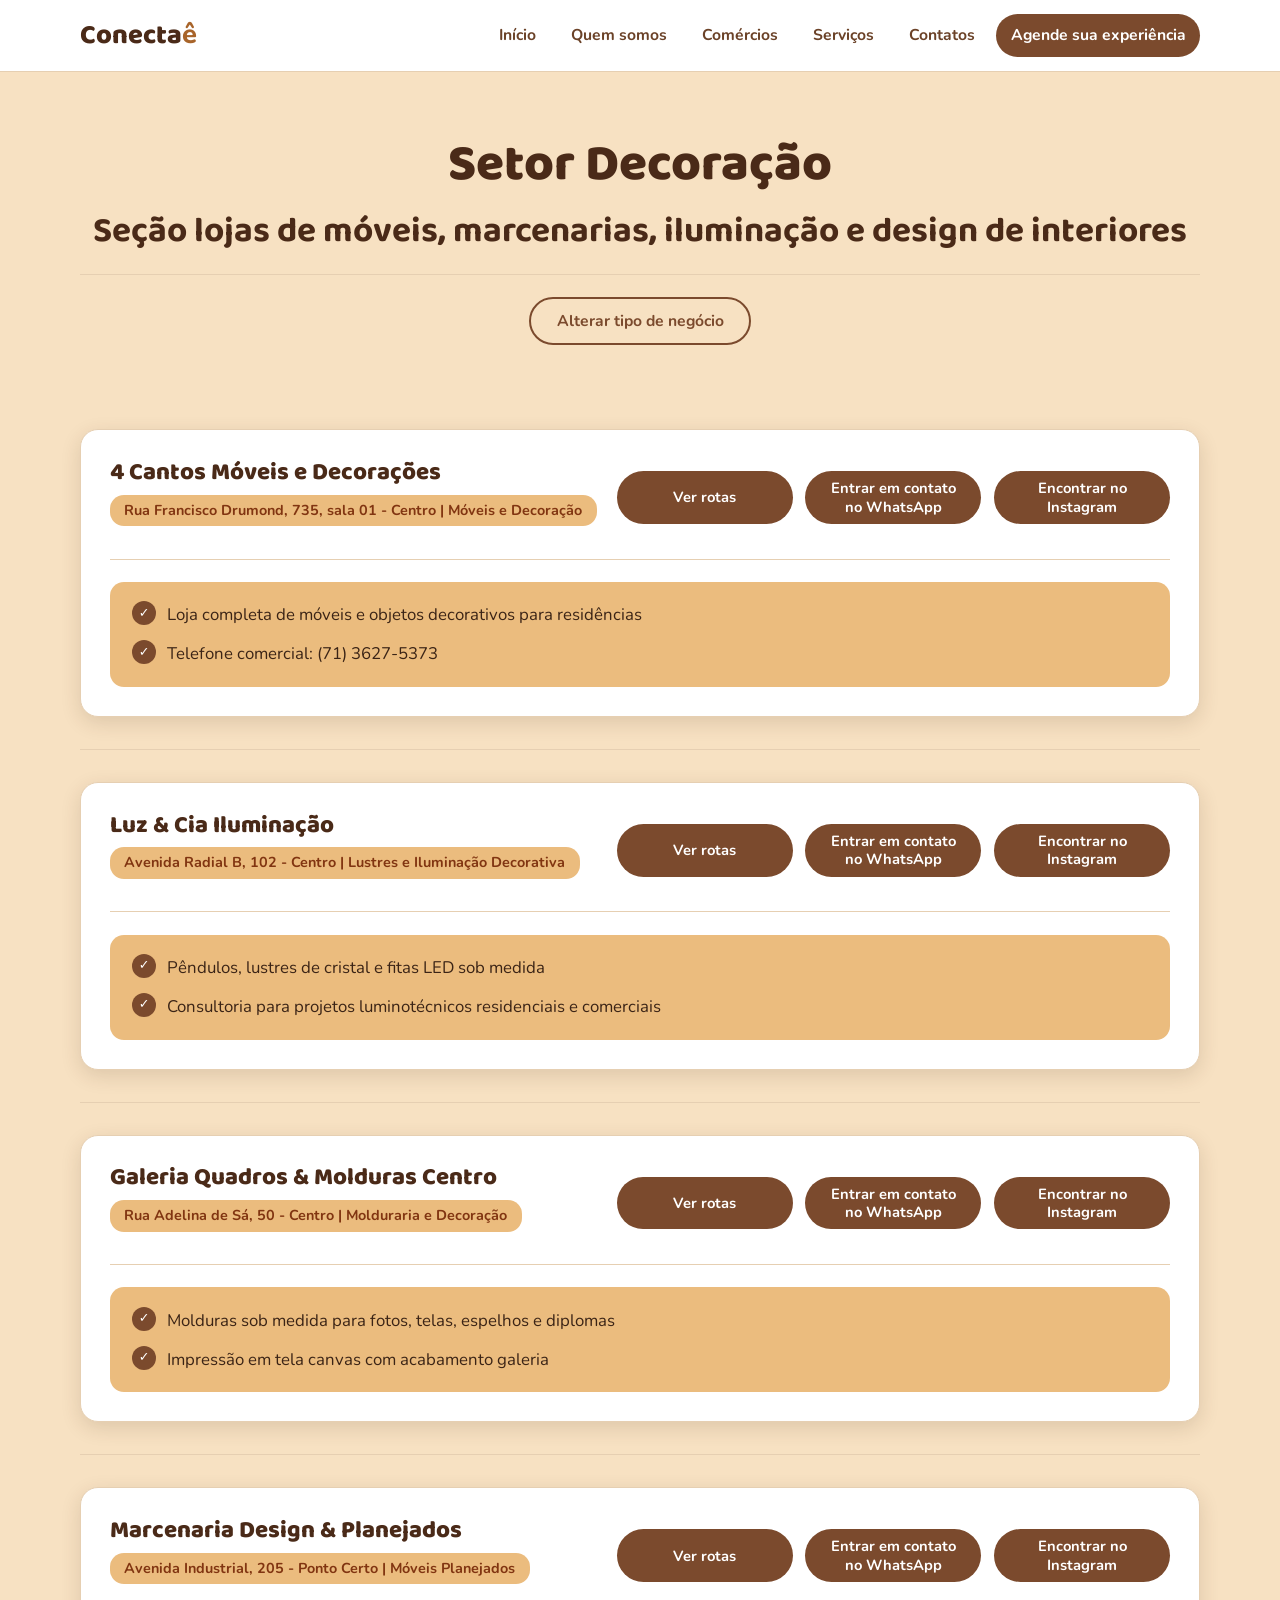
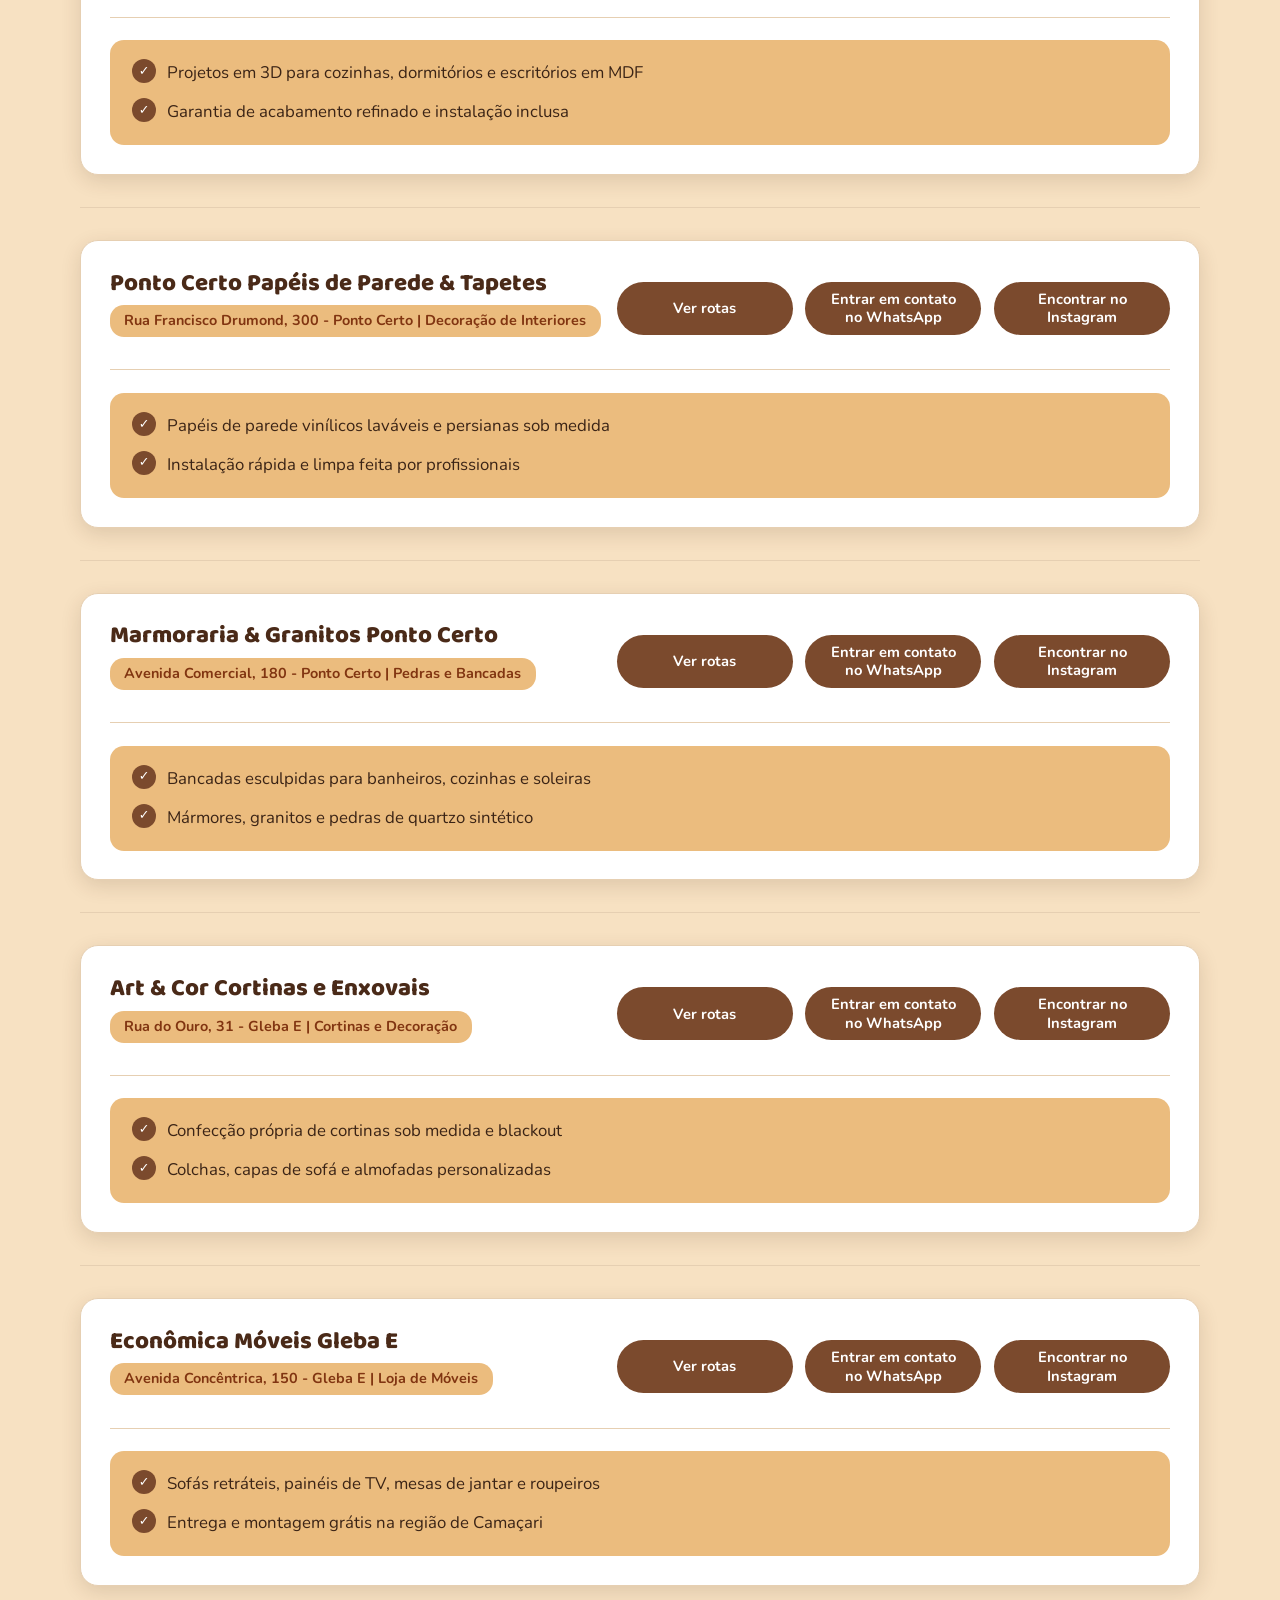
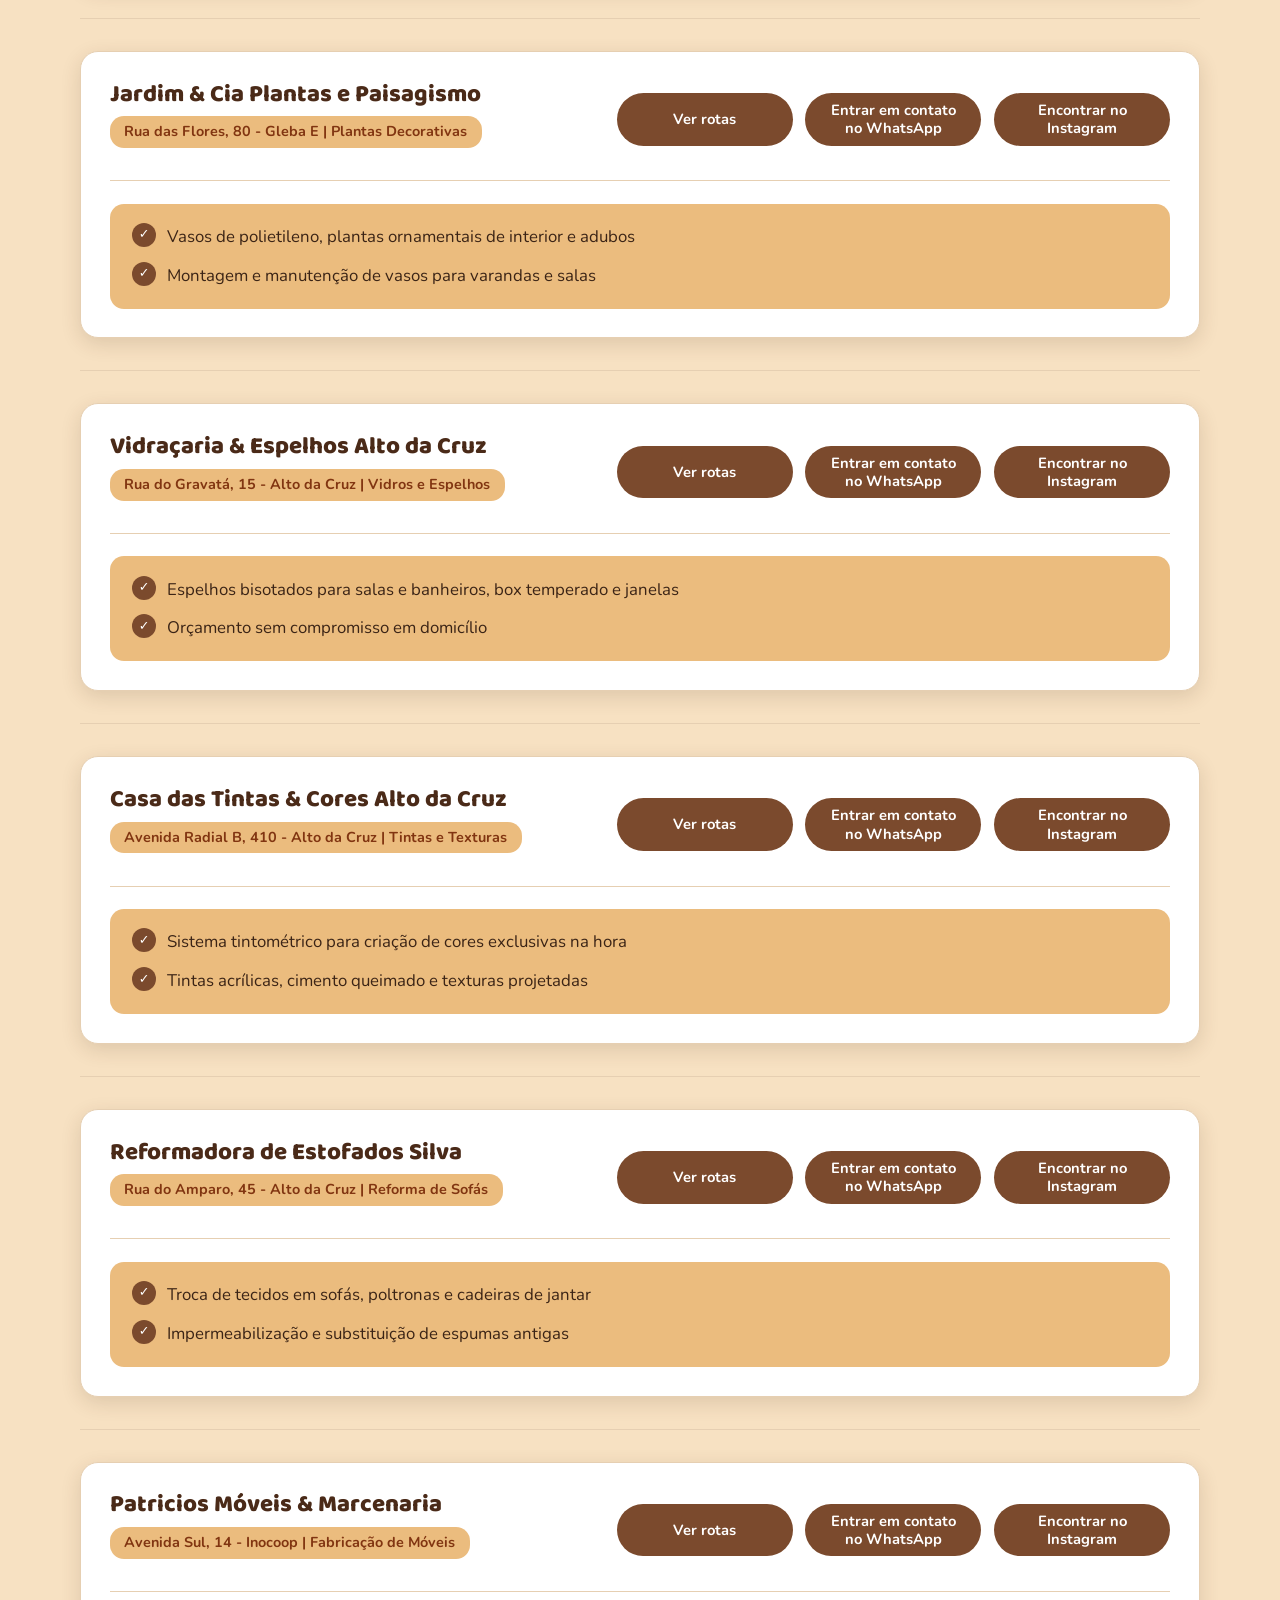
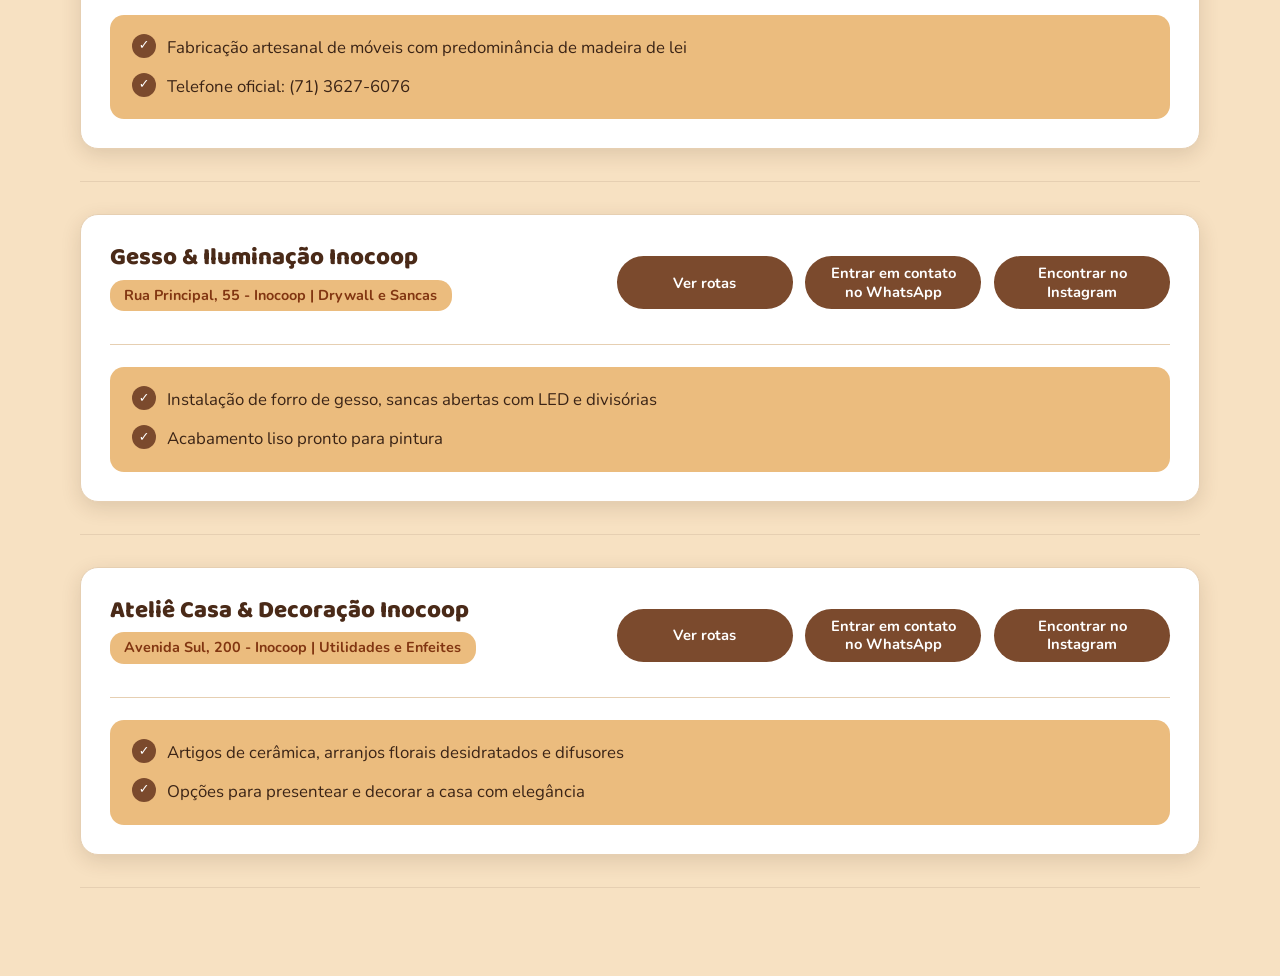
<file: decoração.html>
<!DOCTYPE html>
<html lang="pt-BR">
<head>
    <meta charset="UTF-8">
    <meta name="viewport" content="width=device-width, initial-scale=1">
    <title>Setor Decoração – Conectaê</title>
    <link href="https://fonts.googleapis.com/css2?family=Baloo+2:wght@700;800&family=Nunito:wght@400;600;700&display=swap" rel="stylesheet">
    <link rel="stylesheet" href="style.css">
</head>

<body>

<header class="menu-superior">
    <a href="index.html#inicio" class="marca">Conecta<em>ê</em></a>
    <nav>
        <ul class="list-nav">
            <li><a href="index.html#inicio">Início</a></li>
            <li><a href="index.html#quem-somos">Quem somos</a></li>
            <li><a href="index.html#comercios">Comércios</a></li>
            <li><a href="index.html#servicos">Serviços</a></li>
            <li><a href="index.html#contatos">Contatos</a></li>
            <li><a href="index.html#agende">Agende sua experiência</a></li>
        </ul>
    </nav>
</header>

<main class="titule">
    <section class="negocio">
        <h1>Setor Decoração</h1>
        <h2>Seção lojas de móveis, marcenarias, iluminação e design de interiores</h2>
        <hr class="tracinho">
        <button type="button" id="btnTipo" aria-expanded="false" aria-controls="listaTipos">Alterar tipo de negócio</button>
        <ul id="listaTipos" hidden></ul>
    </section>

    <div id="lista-estabelecimentos">
        <!-- ==================== 1. CENTRO (CEP: 42800-000) ==================== -->
        <article class="box estabelecimento-card" data-bairro="centro" data-cep="42800000" data-endereco="Rua Francisco Drumond, 735, sala 01, Centro" data-whatsapp="7136275373" data-instagram="4cantosmoveis">
            <h1>4 Cantos Móveis e Decorações</h1>
            <p style="font-size: 0.9rem; font-weight: bold; color: #813511; margin-bottom: 10px;">Rua Francisco Drumond, 735, sala 01 - Centro | Móveis e Decoração</p>
            <ul>
                <li><a href="#" data-acao="rotas">Ver rotas</a></li>
                <li><a href="#" data-acao="whatsapp">Entrar em contato no WhatsApp</a></li>
                <li><a href="#" data-acao="instagram">Encontrar no Instagram</a></li>
            </ul>
            <hr class="tracinho">
            <ul class="diferenciais">
                <li>Loja completa de móveis e objetos decorativos para residências</li>
                <li>Telefone comercial: (71) 3627-5373</li>
            </ul>
        </article>
        <hr class="tracinho">

        <article class="box estabelecimento-card" data-bairro="centro" data-cep="42800000" data-endereco="Avenida Radial B, 102, Centro" data-whatsapp="71988223344" data-instagram="luzedecorcamacari">
            <h1>Luz & Cia Iluminação</h1>
            <p style="font-size: 0.9rem; font-weight: bold; color: #813511; margin-bottom: 10px;">Avenida Radial B, 102 - Centro | Lustres e Iluminação Decorativa</p>
            <ul>
                <li><a href="#" data-acao="rotas">Ver rotas</a></li>
                <li><a href="#" data-acao="whatsapp">Entrar em contato no WhatsApp</a></li>
                <li><a href="#" data-acao="instagram">Encontrar no Instagram</a></li>
            </ul>
            <hr class="tracinho">
            <ul class="diferenciais">
                <li>Pêndulos, lustres de cristal e fitas LED sob medida</li>
                <li>Consultoria para projetos luminotécnicos residenciais e comerciais</li>
            </ul>
        </article>
        <hr class="tracinho">

        <article class="box estabelecimento-card" data-bairro="centro" data-cep="42800000" data-endereco="Rua Adelina de Sá, 50, Centro" data-whatsapp="71988223345" data-instagram="quadroseartescentro">
            <h1>Galeria Quadros & Molduras Centro</h1>
            <p style="font-size: 0.9rem; font-weight: bold; color: #813511; margin-bottom: 10px;">Rua Adelina de Sá, 50 - Centro | Molduraria e Decoração</p>
            <ul>
                <li><a href="#" data-acao="rotas">Ver rotas</a></li>
                <li><a href="#" data-acao="whatsapp">Entrar em contato no WhatsApp</a></li>
                <li><a href="#" data-acao="instagram">Encontrar no Instagram</a></li>
            </ul>
            <hr class="tracinho">
            <ul class="diferenciais">
                <li>Molduras sob medida para fotos, telas, espelhos e diplomas</li>
                <li>Impressão em tela canvas com acabamento galeria</li>
            </ul>
        </article>
        <hr class="tracinho">

        <!-- ==================== 2. PONTO CERTO (CEP: 42801-170) ==================== -->
        <article class="box estabelecimento-card" data-bairro="ponto-certo" data-cep="42801170" data-endereco="Avenida Industrial, 205, Ponto Certo" data-whatsapp="71987123456" data-instagram="marcenariacamacari">
            <h1>Marcenaria Design & Planejados</h1>
            <p style="font-size: 0.9rem; font-weight: bold; color: #813511; margin-bottom: 10px;">Avenida Industrial, 205 - Ponto Certo | Móveis Planejados</p>
            <ul>
                <li><a href="#" data-acao="rotas">Ver rotas</a></li>
                <li><a href="#" data-acao="whatsapp">Entrar em contato no WhatsApp</a></li>
                <li><a href="#" data-acao="instagram">Encontrar no Instagram</a></li>
            </ul>
            <hr class="tracinho">
            <ul class="diferenciais">
                <li>Projetos em 3D para cozinhas, dormitórios e escritórios em MDF</li>
                <li>Garantia de acabamento refinado e instalação inclusa</li>
            </ul>
        </article>
        <hr class="tracinho">

        <article class="box estabelecimento-card" data-bairro="ponto-certo" data-cep="42801170" data-endereco="Rua Francisco Drumond, 300, Ponto Certo" data-whatsapp="71987123457" data-instagram="tapeteseparedes">
            <h1>Ponto Certo Papéis de Parede & Tapetes</h1>
            <p style="font-size: 0.9rem; font-weight: bold; color: #813511; margin-bottom: 10px;">Rua Francisco Drumond, 300 - Ponto Certo | Decoração de Interiores</p>
            <ul>
                <li><a href="#" data-acao="rotas">Ver rotas</a></li>
                <li><a href="#" data-acao="whatsapp">Entrar em contato no WhatsApp</a></li>
                <li><a href="#" data-acao="instagram">Encontrar no Instagram</a></li>
            </ul>
            <hr class="tracinho">
            <ul class="diferenciais">
                <li>Papéis de parede vinílicos laváveis e persianas sob medida</li>
                <li>Instalação rápida e limpa feita por profissionais</li>
            </ul>
        </article>
        <hr class="tracinho">

        <article class="box estabelecimento-card" data-bairro="ponto-certo" data-cep="42801170" data-endereco="Avenida Comercial, 180, Ponto Certo" data-whatsapp="71987123458" data-instagram="marmorariapontocerto">
            <h1>Marmoraria & Granitos Ponto Certo</h1>
            <p style="font-size: 0.9rem; font-weight: bold; color: #813511; margin-bottom: 10px;">Avenida Comercial, 180 - Ponto Certo | Pedras e Bancadas</p>
            <ul>
                <li><a href="#" data-acao="rotas">Ver rotas</a></li>
                <li><a href="#" data-acao="whatsapp">Entrar em contato no WhatsApp</a></li>
                <li><a href="#" data-acao="instagram">Encontrar no Instagram</a></li>
            </ul>
            <hr class="tracinho">
            <ul class="diferenciais">
                <li>Bancadas esculpidas para banheiros, cozinhas e soleiras</li>
                <li>Mármores, granitos e pedras de quartzo sintético</li>
            </ul>
        </article>
        <hr class="tracinho">

        <!-- ==================== 3. GLEBA E (CEP: 42807-000) ==================== -->
        <article class="box estabelecimento-card" data-bairro="gleba-e" data-cep="42807000" data-endereco="Rua do Ouro, 31, Gleba E" data-whatsapp="71999112233" data-instagram="artesecorcamacari">
            <h1>Art & Cor Cortinas e Enxovais</h1>
            <p style="font-size: 0.9rem; font-weight: bold; color: #813511; margin-bottom: 10px;">Rua do Ouro, 31 - Gleba E | Cortinas e Decoração</p>
            <ul>
                <li><a href="#" data-acao="rotas">Ver rotas</a></li>
                <li><a href="#" data-acao="whatsapp">Entrar em contato no WhatsApp</a></li>
                <li><a href="#" data-acao="instagram">Encontrar no Instagram</a></li>
            </ul>
            <hr class="tracinho">
            <ul class="diferenciais">
                <li>Confecção própria de cortinas sob medida e blackout</li>
                <li>Colchas, capas de sofá e almofadas personalizadas</li>
            </ul>
        </article>
        <hr class="tracinho">

        <article class="box estabelecimento-card" data-bairro="gleba-e" data-cep="42807000" data-endereco="Avenida Concêntrica, 150, Gleba E" data-whatsapp="71999112234" data-instagram="moveisglebae">
            <h1>Econômica Móveis Gleba E</h1>
            <p style="font-size: 0.9rem; font-weight: bold; color: #813511; margin-bottom: 10px;">Avenida Concêntrica, 150 - Gleba E | Loja de Móveis</p>
            <ul>
                <li><a href="#" data-acao="rotas">Ver rotas</a></li>
                <li><a href="#" data-acao="whatsapp">Entrar em contato no WhatsApp</a></li>
                <li><a href="#" data-acao="instagram">Encontrar no Instagram</a></li>
            </ul>
            <hr class="tracinho">
            <ul class="diferenciais">
                <li>Sofás retráteis, painéis de TV, mesas de jantar e roupeiros</li>
                <li>Entrega e montagem grátis na região de Camaçari</li>
            </ul>
        </article>
        <hr class="tracinho">

        <article class="box estabelecimento-card" data-bairro="gleba-e" data-cep="42807000" data-endereco="Rua das Flores, 80, Gleba E" data-whatsapp="71999112235" data-instagram="plantasglebae">
            <h1>Jardim & Cia Plantas e Paisagismo</h1>
            <p style="font-size: 0.9rem; font-weight: bold; color: #813511; margin-bottom: 10px;">Rua das Flores, 80 - Gleba E | Plantas Decorativas</p>
            <ul>
                <li><a href="#" data-acao="rotas">Ver rotas</a></li>
                <li><a href="#" data-acao="whatsapp">Entrar em contato no WhatsApp</a></li>
                <li><a href="#" data-acao="instagram">Encontrar no Instagram</a></li>
            </ul>
            <hr class="tracinho">
            <ul class="diferenciais">
                <li>Vasos de polietileno, plantas ornamentais de interior e adubos</li>
                <li>Montagem e manutenção de vasos para varandas e salas</li>
            </ul>
        </article>
        <hr class="tracinho">

        <!-- ==================== 4. ALTO DA CRUZ (CEP: 42803-010) ==================== -->
        <article class="box estabelecimento-card" data-bairro="alto-da-cruz" data-cep="42803010" data-endereco="Rua do Gravatá, 15, Alto da Cruz" data-whatsapp="71988115566" data-instagram="vidracariaaltodacruz">
            <h1>Vidraçaria & Espelhos Alto da Cruz</h1>
            <p style="font-size: 0.9rem; font-weight: bold; color: #813511; margin-bottom: 10px;">Rua do Gravatá, 15 - Alto da Cruz | Vidros e Espelhos</p>
            <ul>
                <li><a href="#" data-acao="rotas">Ver rotas</a></li>
                <li><a href="#" data-acao="whatsapp">Entrar em contato no WhatsApp</a></li>
                <li><a href="#" data-acao="instagram">Encontrar no Instagram</a></li>
            </ul>
            <hr class="tracinho">
            <ul class="diferenciais">
                <li>Espelhos bisotados para salas e banheiros, box temperado e janelas</li>
                <li>Orçamento sem compromisso em domicílio</li>
            </ul>
        </article>
        <hr class="tracinho">

        <article class="box estabelecimento-card" data-bairro="alto-da-cruz" data-cep="42803010" data-endereco="Avenida Radial B, 410, Alto da Cruz" data-whatsapp="71988115567" data-instagram="tintasaltodacruz">
            <h1>Casa das Tintas & Cores Alto da Cruz</h1>
            <p style="font-size: 0.9rem; font-weight: bold; color: #813511; margin-bottom: 10px;">Avenida Radial B, 410 - Alto da Cruz | Tintas e Texturas</p>
            <ul>
                <li><a href="#" data-acao="rotas">Ver rotas</a></li>
                <li><a href="#" data-acao="whatsapp">Entrar em contato no WhatsApp</a></li>
                <li><a href="#" data-acao="instagram">Encontrar no Instagram</a></li>
            </ul>
            <hr class="tracinho">
            <ul class="diferenciais">
                <li>Sistema tintométrico para criação de cores exclusivas na hora</li>
                <li>Tintas acrílicas, cimento queimado e texturas projetadas</li>
            </ul>
        </article>
        <hr class="tracinho">

        <article class="box estabelecimento-card" data-bairro="alto-da-cruz" data-cep="42803010" data-endereco="Rua do Amparo, 45, Alto da Cruz" data-whatsapp="71988115568" data-instagram="estofadosaltodacruz">
            <h1>Reformadora de Estofados Silva</h1>
            <p style="font-size: 0.9rem; font-weight: bold; color: #813511; margin-bottom: 10px;">Rua do Amparo, 45 - Alto da Cruz | Reforma de Sofás</p>
            <ul>
                <li><a href="#" data-acao="rotas">Ver rotas</a></li>
                <li><a href="#" data-acao="whatsapp">Entrar em contato no WhatsApp</a></li>
                <li><a href="#" data-acao="instagram">Encontrar no Instagram</a></li>
            </ul>
            <hr class="tracinho">
            <ul class="diferenciais">
                <li>Troca de tecidos em sofás, poltronas e cadeiras de jantar</li>
                <li>Impermeabilização e substituição de espumas antigas</li>
            </ul>
        </article>
        <hr class="tracinho">

        <!-- ==================== 5. INOCOOP (CEP: 42801-070) ==================== -->
        <article class="box estabelecimento-card" data-bairro="inocoop" data-cep="42801070" data-endereco="Avenida Sul, 14, Inocoop" data-whatsapp="7136276076" data-instagram="patriciosmoveis">
            <h1>Patricios Móveis & Marcenaria</h1>
            <p style="font-size: 0.9rem; font-weight: bold; color: #813511; margin-bottom: 10px;">Avenida Sul, 14 - Inocoop | Fabricação de Móveis</p>
            <ul>
                <li><a href="#" data-acao="rotas">Ver rotas</a></li>
                <li><a href="#" data-acao="whatsapp">Entrar em contato no WhatsApp</a></li>
                <li><a href="#" data-acao="instagram">Encontrar no Instagram</a></li>
            </ul>
            <hr class="tracinho">
            <ul class="diferenciais">
                <li>Fabricação artesanal de móveis com predominância de madeira de lei</li>
                <li>Telefone oficial: (71) 3627-6076</li>
            </ul>
        </article>
        <hr class="tracinho">

        <article class="box estabelecimento-card" data-bairro="inocoop" data-cep="42801070" data-endereco="Rua Principal, 55, Inocoop" data-whatsapp="71999228811" data-instagram="gessoinocoop">
            <h1>Gesso & Iluminação Inocoop</h1>
            <p style="font-size: 0.9rem; font-weight: bold; color: #813511; margin-bottom: 10px;">Rua Principal, 55 - Inocoop | Drywall e Sancas</p>
            <ul>
                <li><a href="#" data-acao="rotas">Ver rotas</a></li>
                <li><a href="#" data-acao="whatsapp">Entrar em contato no WhatsApp</a></li>
                <li><a href="#" data-acao="instagram">Encontrar no Instagram</a></li>
            </ul>
            <hr class="tracinho">
            <ul class="diferenciais">
                <li>Instalação de forro de gesso, sancas abertas com LED e divisórias</li>
                <li>Acabamento liso pronto para pintura</li>
            </ul>
        </article>
        <hr class="tracinho">

        <article class="box estabelecimento-card" data-bairro="inocoop" data-cep="42801070" data-endereco="Avenida Sul, 200, Inocoop" data-whatsapp="71999228812" data-instagram="utilidadesinocoop">
            <h1>Ateliê Casa & Decoração Inocoop</h1>
            <p style="font-size: 0.9rem; font-weight: bold; color: #813511; margin-bottom: 10px;">Avenida Sul, 200 - Inocoop | Utilidades e Enfeites</p>
            <ul>
                <li><a href="#" data-acao="rotas">Ver rotas</a></li>
                <li><a href="#" data-acao="whatsapp">Entrar em contato no WhatsApp</a></li>
                <li><a href="#" data-acao="instagram">Encontrar no Instagram</a></li>
            </ul>
            <hr class="tracinho">
            <ul class="diferenciais">
                <li>Artigos de cerâmica, arranjos florais desidratados e difusores</li>
                <li>Opções para presentear e decorar a casa com elegância</li>
            </ul>
        </article>
        <hr class="tracinho">
    </div>
</main>

<script src="script.js"></script>
</body>
</html>
</file>
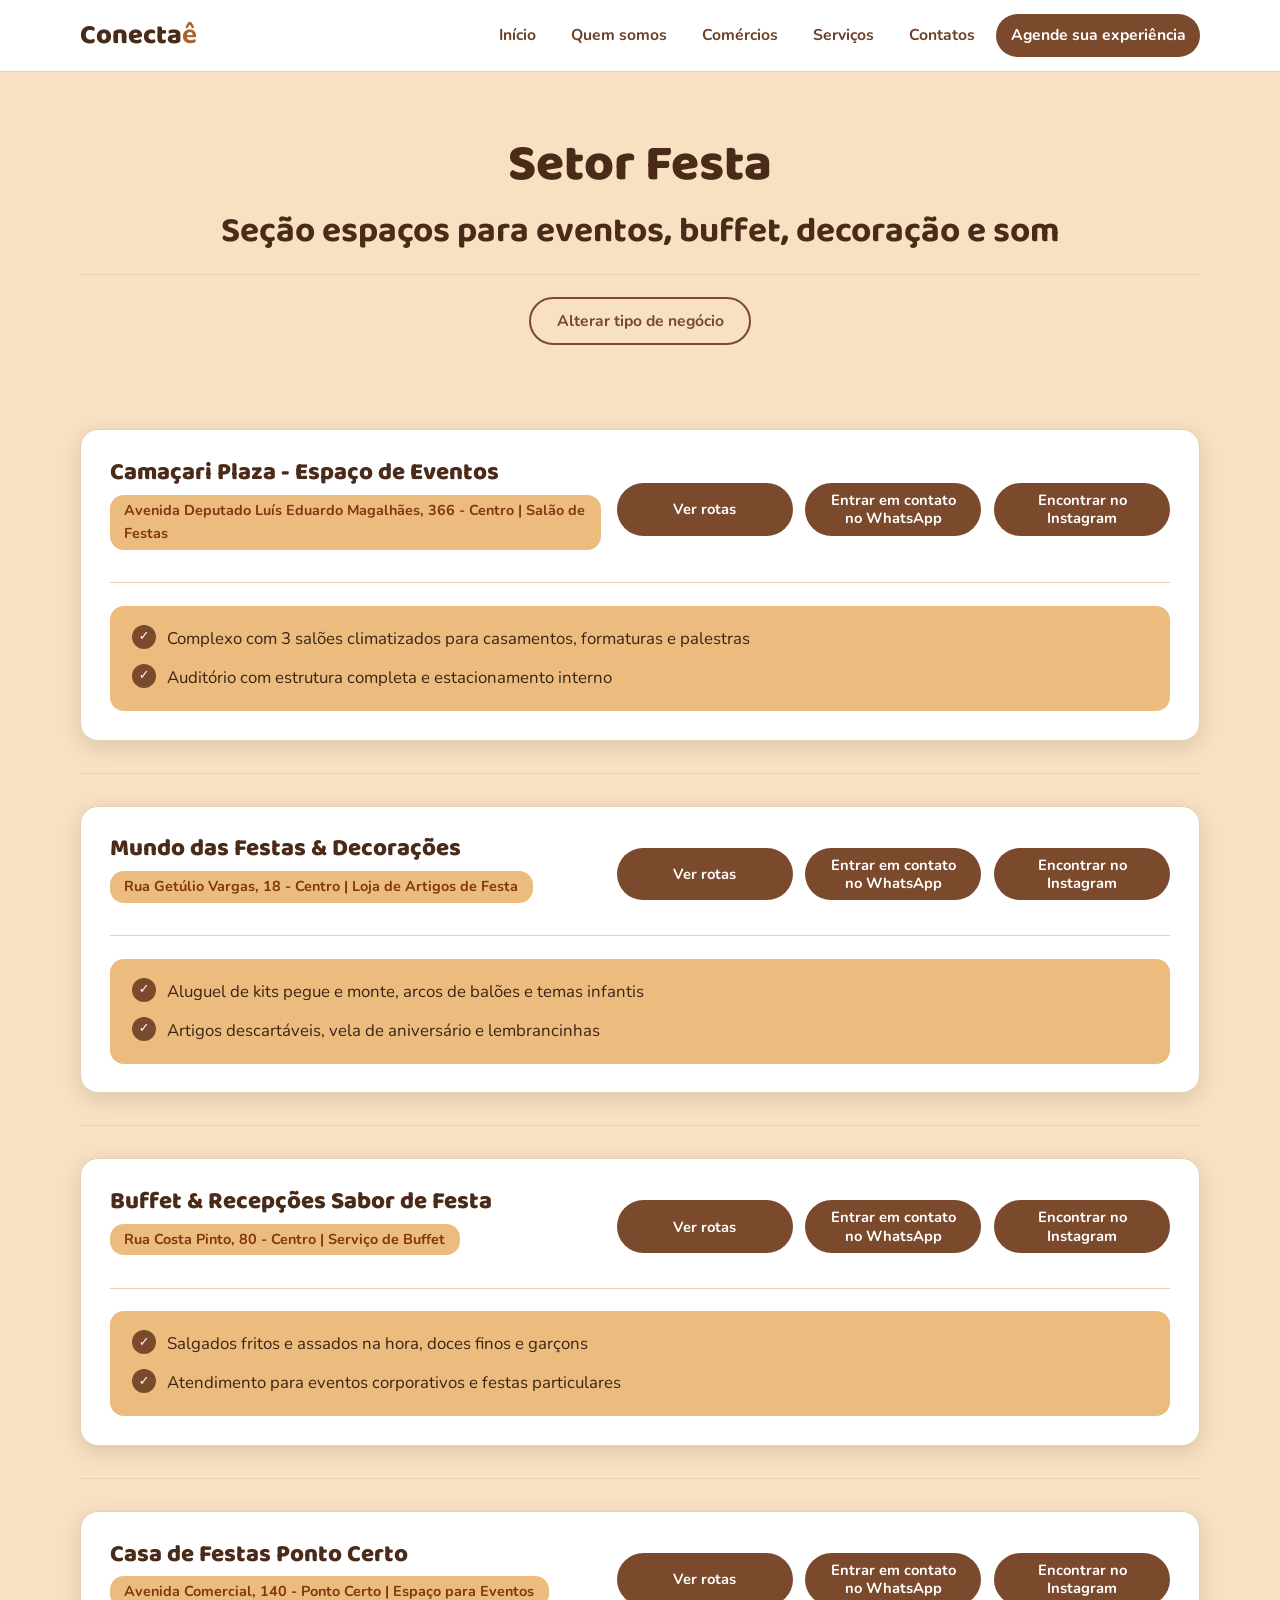
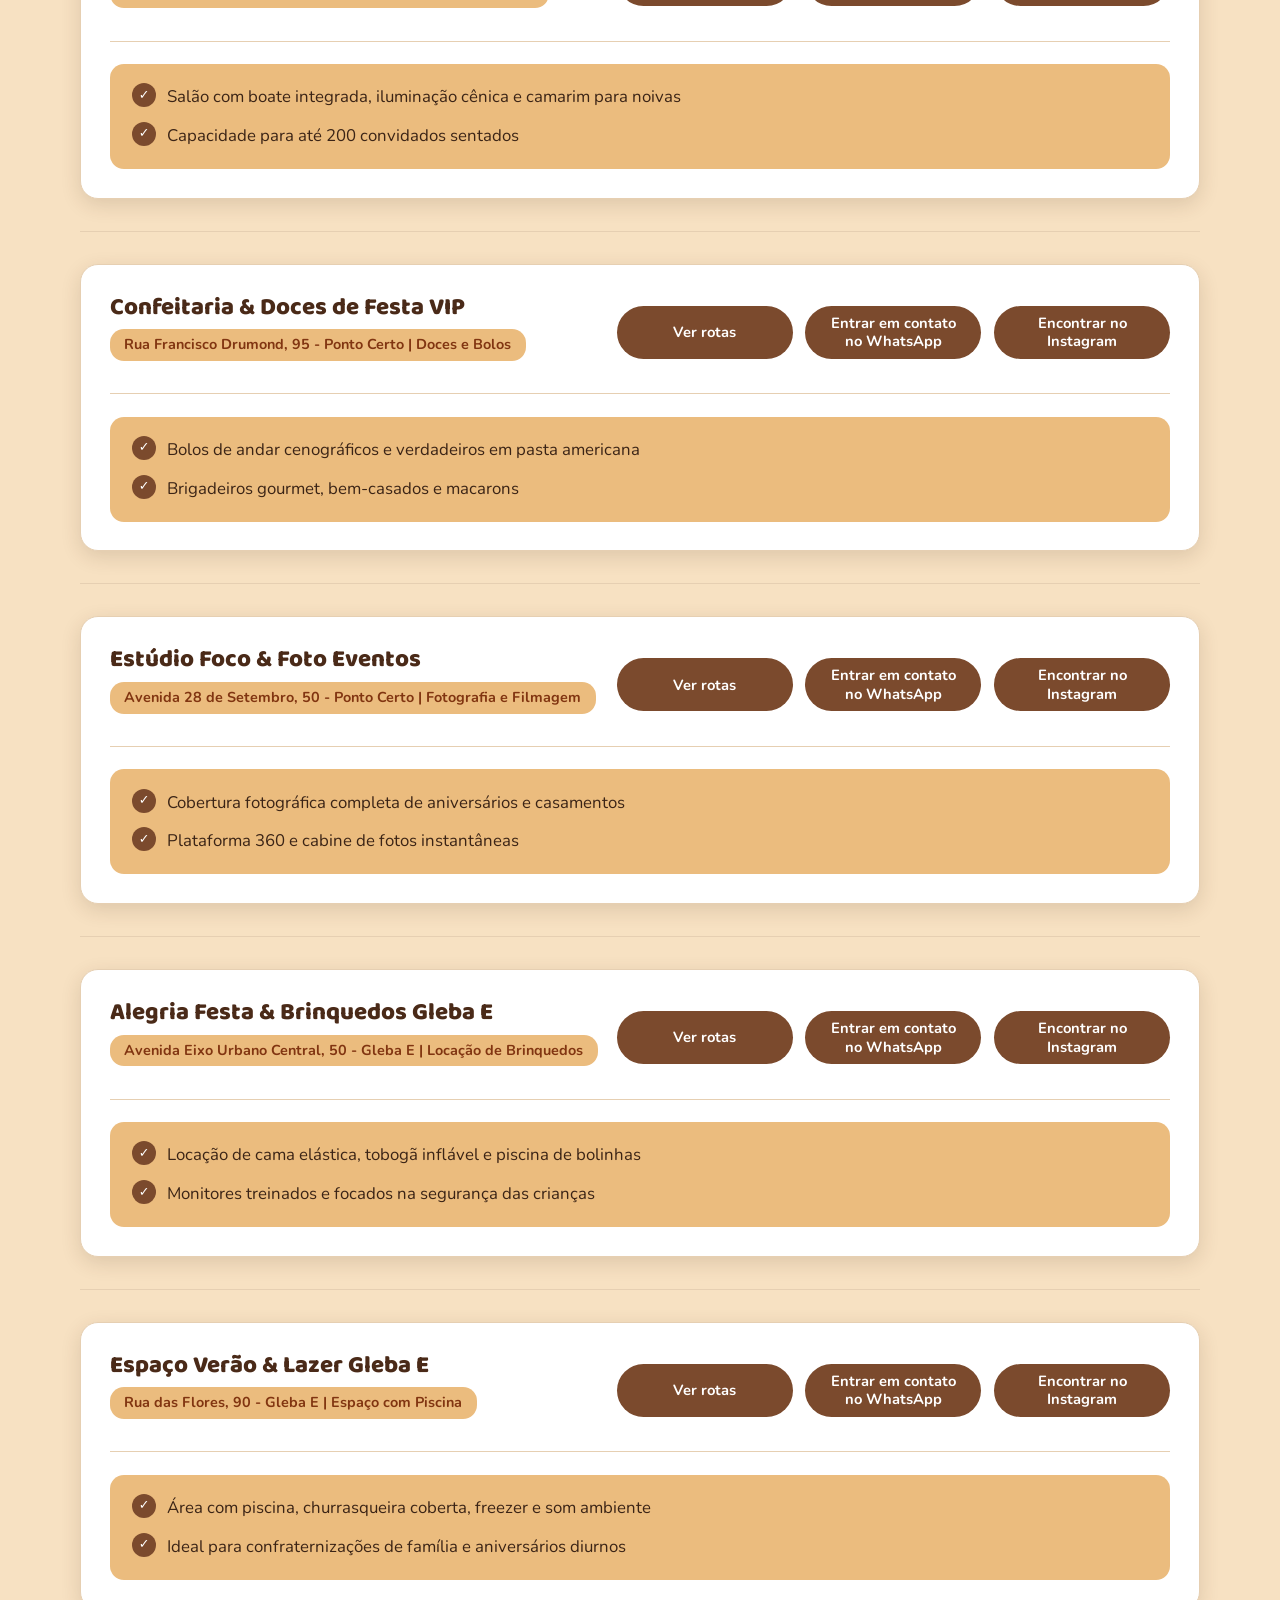
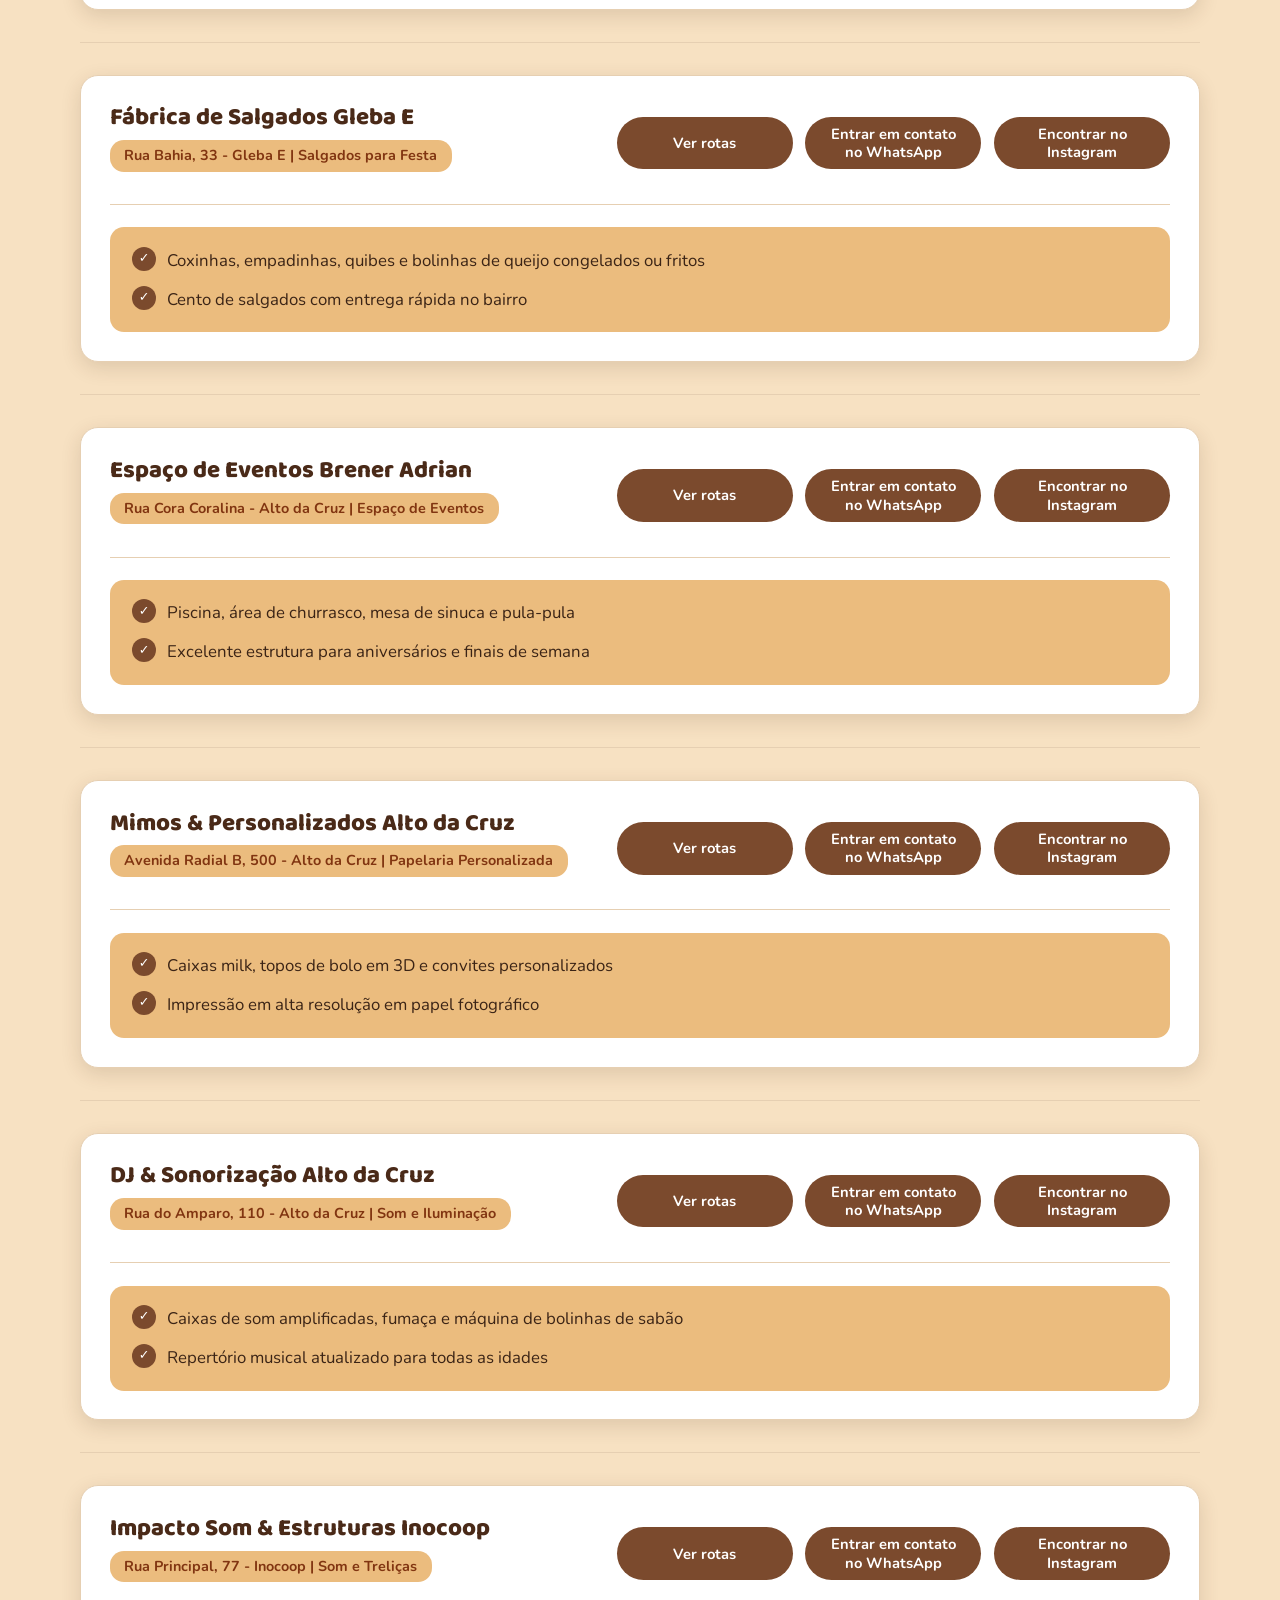
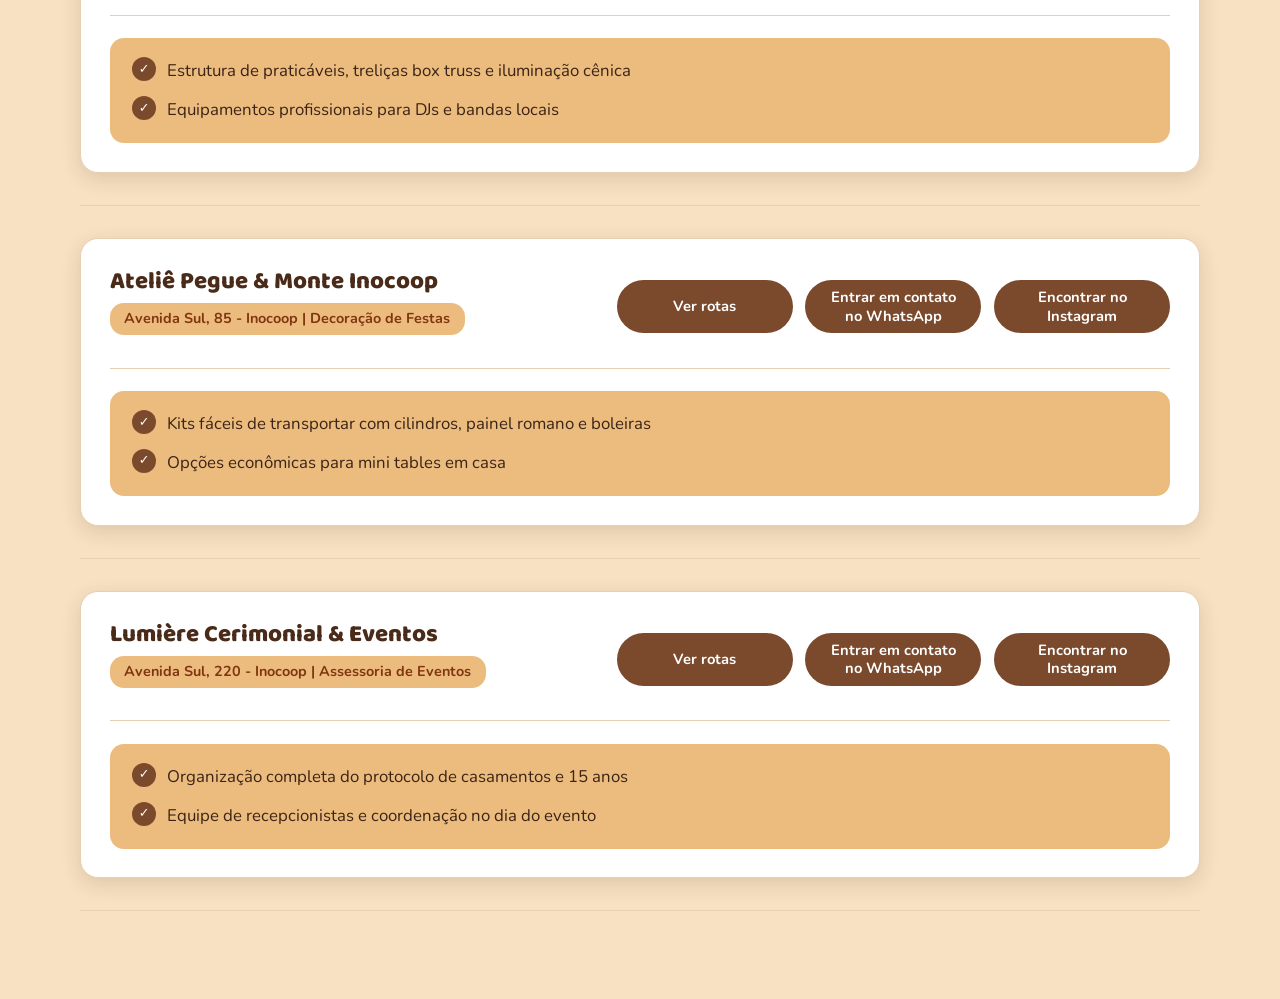
<file: festa.html>
<!DOCTYPE html>
<html lang="pt-BR">
<head>
    <meta charset="UTF-8">
    <meta name="viewport" content="width=device-width, initial-scale=1">
    <title>Setor Festa – Conectaê</title>
    <link href="https://fonts.googleapis.com/css2?family=Baloo+2:wght@700;800&family=Nunito:wght@400;600;700&display=swap" rel="stylesheet">
    <link rel="stylesheet" href="style.css">
</head>

<body>

<header class="menu-superior">
    <a href="index.html#inicio" class="marca">Conecta<em>ê</em></a>
    <nav>
        <ul class="list-nav">
            <li><a href="index.html#inicio">Início</a></li>
            <li><a href="index.html#quem-somos">Quem somos</a></li>
            <li><a href="index.html#comercios">Comércios</a></li>
            <li><a href="index.html#servicos">Serviços</a></li>
            <li><a href="index.html#contatos">Contatos</a></li>
            <li><a href="index.html#agende">Agende sua experiência</a></li>
        </ul>
    </nav>
</header>

<main class="titule">
    <section class="negocio">
        <h1>Setor Festa</h1>
        <h2>Seção espaços para eventos, buffet, decoração e som</h2>
        <hr class="tracinho">
        <button type="button" id="btnTipo" aria-expanded="false" aria-controls="listaTipos">Alterar tipo de negócio</button>
        <ul id="listaTipos" hidden></ul>
    </section>

    <div id="lista-estabelecimentos">
        <!-- ==================== 1. CENTRO (CEP: 42800-000) ==================== -->
        <article class="box estabelecimento-card" data-bairro="centro" data-cep="42800000" data-endereco="Avenida Deputado Luís Eduardo Magalhães, 366, Centro" data-whatsapp="71999326190" data-instagram="camacaraplazaeventos">
            <h1>Camaçari Plaza - Espaço de Eventos</h1>
            <p style="font-size: 0.9rem; font-weight: bold; color: #813511; margin-bottom: 10px;">Avenida Deputado Luís Eduardo Magalhães, 366 - Centro | Salão de Festas</p>
            <ul>
                <li><a href="#" data-acao="rotas">Ver rotas</a></li>
                <li><a href="#" data-acao="whatsapp">Entrar em contato no WhatsApp</a></li>
                <li><a href="#" data-acao="instagram">Encontrar no Instagram</a></li>
            </ul>
            <hr class="tracinho">
            <ul class="diferenciais">
                <li>Complexo com 3 salões climatizados para casamentos, formaturas e palestras</li>
                <li>Auditório com estrutura completa e estacionamento interno</li>
            </ul>
        </article>
        <hr class="tracinho">

        <article class="box estabelecimento-card" data-bairro="centro" data-cep="42800000" data-endereco="Rua Getúlio Vargas, 18, Centro" data-whatsapp="71988334455" data-instagram="festasdecorcamacari">
            <h1>Mundo das Festas & Decorações</h1>
            <p style="font-size: 0.9rem; font-weight: bold; color: #813511; margin-bottom: 10px;">Rua Getúlio Vargas, 18 - Centro | Loja de Artigos de Festa</p>
            <ul>
                <li><a href="#" data-acao="rotas">Ver rotas</a></li>
                <li><a href="#" data-acao="whatsapp">Entrar em contato no WhatsApp</a></li>
                <li><a href="#" data-acao="instagram">Encontrar no Instagram</a></li>
            </ul>
            <hr class="tracinho">
            <ul class="diferenciais">
                <li>Aluguel de kits pegue e monte, arcos de balões e temas infantis</li>
                <li>Artigos descartáveis, vela de aniversário e lembrancinhas</li>
            </ul>
        </article>
        <hr class="tracinho">

        <article class="box estabelecimento-card" data-bairro="centro" data-cep="42800000" data-endereco="Rua Costa Pinto, 80, Centro" data-whatsapp="71988334456" data-instagram="buffetcentrocamacari">
            <h1>Buffet & Recepções Sabor de Festa</h1>
            <p style="font-size: 0.9rem; font-weight: bold; color: #813511; margin-bottom: 10px;">Rua Costa Pinto, 80 - Centro | Serviço de Buffet</p>
            <ul>
                <li><a href="#" data-acao="rotas">Ver rotas</a></li>
                <li><a href="#" data-acao="whatsapp">Entrar em contato no WhatsApp</a></li>
                <li><a href="#" data-acao="instagram">Encontrar no Instagram</a></li>
            </ul>
            <hr class="tracinho">
            <ul class="diferenciais">
                <li>Salgados fritos e assados na hora, doces finos e garçons</li>
                <li>Atendimento para eventos corporativos e festas particulares</li>
            </ul>
        </article>
        <hr class="tracinho">

        <!-- ==================== 2. PONTO CERTO (CEP: 42801-170) ==================== -->
        <article class="box estabelecimento-card" data-bairro="ponto-certo" data-cep="42801170" data-endereco="Avenida Comercial, 140, Ponto Certo" data-whatsapp="71999227788" data-instagram="espacopontocertoeventos">
            <h1>Casa de Festas Ponto Certo</h1>
            <p style="font-size: 0.9rem; font-weight: bold; color: #813511; margin-bottom: 10px;">Avenida Comercial, 140 - Ponto Certo | Espaço para Eventos</p>
            <ul>
                <li><a href="#" data-acao="rotas">Ver rotas</a></li>
                <li><a href="#" data-acao="whatsapp">Entrar em contato no WhatsApp</a></li>
                <li><a href="#" data-acao="instagram">Encontrar no Instagram</a></li>
            </ul>
            <hr class="tracinho">
            <ul class="diferenciais">
                <li>Salão com boate integrada, iluminação cênica e camarim para noivas</li>
                <li>Capacidade para até 200 convidados sentados</li>
            </ul>
        </article>
        <hr class="tracinho">

        <article class="box estabelecimento-card" data-bairro="ponto-certo" data-cep="42801170" data-endereco="Rua Francisco Drumond, 95, Ponto Certo" data-whatsapp="71999227789" data-instagram="docesefestas
pontocerto">
            <h1>Confeitaria & Doces de Festa VIP</h1>
            <p style="font-size: 0.9rem; font-weight: bold; color: #813511; margin-bottom: 10px;">Rua Francisco Drumond, 95 - Ponto Certo | Doces e Bolos</p>
            <ul>
                <li><a href="#" data-acao="rotas">Ver rotas</a></li>
                <li><a href="#" data-acao="whatsapp">Entrar em contato no WhatsApp</a></li>
                <li><a href="#" data-acao="instagram">Encontrar no Instagram</a></li>
            </ul>
            <hr class="tracinho">
            <ul class="diferenciais">
                <li>Bolos de andar cenográficos e verdadeiros em pasta americana</li>
                <li>Brigadeiros gourmet, bem-casados e macarons</li>
            </ul>
        </article>
        <hr class="tracinho">

        <article class="box estabelecimento-card" data-bairro="ponto-certo" data-cep="42801170" data-endereco="Avenida 28 de Setembro, 50, Ponto Certo" data-whatsapp="71999227790" data-instagram="fotografiafestacamacari">
            <h1>Estúdio Foco & Foto Eventos</h1>
            <p style="font-size: 0.9rem; font-weight: bold; color: #813511; margin-bottom: 10px;">Avenida 28 de Setembro, 50 - Ponto Certo | Fotografia e Filmagem</p>
            <ul>
                <li><a href="#" data-acao="rotas">Ver rotas</a></li>
                <li><a href="#" data-acao="whatsapp">Entrar em contato no WhatsApp</a></li>
                <li><a href="#" data-acao="instagram">Encontrar no Instagram</a></li>
            </ul>
            <hr class="tracinho">
            <ul class="diferenciais">
                <li>Cobertura fotográfica completa de aniversários e casamentos</li>
                <li>Plataforma 360 e cabine de fotos instantâneas</li>
            </ul>
        </article>
        <hr class="tracinho">

        <!-- ==================== 3. GLEBA E (CEP: 42807-000) ==================== -->
        <article class="box estabelecimento-card" data-bairro="gleba-e" data-cep="42807000" data-endereco="Avenida Eixo Urbano Central, 50, Gleba E" data-whatsapp="71987554433" data-instagram="brinquedosfestacamacari">
            <h1>Alegria Festa & Brinquedos Gleba E</h1>
            <p style="font-size: 0.9rem; font-weight: bold; color: #813511; margin-bottom: 10px;">Avenida Eixo Urbano Central, 50 - Gleba E | Locação de Brinquedos</p>
            <ul>
                <li><a href="#" data-acao="rotas">Ver rotas</a></li>
                <li><a href="#" data-acao="whatsapp">Entrar em contato no WhatsApp</a></li>
                <li><a href="#" data-acao="instagram">Encontrar no Instagram</a></li>
            </ul>
            <hr class="tracinho">
            <ul class="diferenciais">
                <li>Locação de cama elástica, tobogã inflável e piscina de bolinhas</li>
                <li>Monitores treinados e focados na segurança das crianças</li>
            </ul>
        </article>
        <hr class="tracinho">

        <article class="box estabelecimento-card" data-bairro="gleba-e" data-cep="42807000" data-endereco="Rua das Flores, 90, Gleba E" data-whatsapp="71987554434" data-instagram="espacopleasureglebae">
            <h1>Espaço Verão & Lazer Gleba E</h1>
            <p style="font-size: 0.9rem; font-weight: bold; color: #813511; margin-bottom: 10px;">Rua das Flores, 90 - Gleba E | Espaço com Piscina</p>
            <ul>
                <li><a href="#" data-acao="rotas">Ver rotas</a></li>
                <li><a href="#" data-acao="whatsapp">Entrar em contato no WhatsApp</a></li>
                <li><a href="#" data-acao="instagram">Encontrar no Instagram</a></li>
            </ul>
            <hr class="tracinho">
            <ul class="diferenciais">
                <li>Área com piscina, churrasqueira coberta, freezer e som ambiente</li>
                <li>Ideal para confraternizações de família e aniversários diurnos</li>
            </ul>
        </article>
        <hr class="tracinho">

        <article class="box estabelecimento-card" data-bairro="gleba-e" data-cep="42807000" data-endereco="Rua Bahia, 33, Gleba E" data-whatsapp="71987554435" data-instagram="salgadinhosglebae">
            <h1>Fábrica de Salgados Gleba E</h1>
            <p style="font-size: 0.9rem; font-weight: bold; color: #813511; margin-bottom: 10px;">Rua Bahia, 33 - Gleba E | Salgados para Festa</p>
            <ul>
                <li><a href="#" data-acao="rotas">Ver rotas</a></li>
                <li><a href="#" data-acao="whatsapp">Entrar em contato no WhatsApp</a></li>
                <li><a href="#" data-acao="instagram">Encontrar no Instagram</a></li>
            </ul>
            <hr class="tracinho">
            <ul class="diferenciais">
                <li>Coxinhas, empadinhas, quibes e bolinhas de queijo congelados ou fritos</li>
                <li>Cento de salgados com entrega rápida no bairro</li>
            </ul>
        </article>
        <hr class="tracinho">

        <!-- ==================== 4. ALTO DA CRUZ (CEP: 42803-010) ==================== -->
        <article class="box estabelecimento-card" data-bairro="alto-da-cruz" data-cep="42803010" data-endereco="Rua Cora Coralina, Alto da Cruz" data-whatsapp="71987824143" data-instagram="espacobreneradrian">
            <h1>Espaço de Eventos Brener Adrian</h1>
            <p style="font-size: 0.9rem; font-weight: bold; color: #813511; margin-bottom: 10px;">Rua Cora Coralina - Alto da Cruz | Espaço de Eventos</p>
            <ul>
                <li><a href="#" data-acao="rotas">Ver rotas</a></li>
                <li><a href="#" data-acao="whatsapp">Entrar em contato no WhatsApp</a></li>
                <li><a href="#" data-acao="instagram">Encontrar no Instagram</a></li>
            </ul>
            <hr class="tracinho">
            <ul class="diferenciais">
                <li>Piscina, área de churrasco, mesa de sinuca e pula-pula</li>
                <li>Excelente estrutura para aniversários e finais de semana</li>
            </ul>
        </article>
        <hr class="tracinho">

        <article class="box estabelecimento-card" data-bairro="alto-da-cruz" data-cep="42803010" data-endereco="Avenida Radial B, 500, Alto da Cruz" data-whatsapp="71988443322" data-instagram="mimosartesaltodacruz">
            <h1>Mimos & Personalizados Alto da Cruz</h1>
            <p style="font-size: 0.9rem; font-weight: bold; color: #813511; margin-bottom: 10px;">Avenida Radial B, 500 - Alto da Cruz | Papelaria Personalizada</p>
            <ul>
                <li><a href="#" data-acao="rotas">Ver rotas</a></li>
                <li><a href="#" data-acao="whatsapp">Entrar em contato no WhatsApp</a></li>
                <li><a href="#" data-acao="instagram">Encontrar no Instagram</a></li>
            </ul>
            <hr class="tracinho">
            <ul class="diferenciais">
                <li>Caixas milk, topos de bolo em 3D e convites personalizados</li>
                <li>Impressão em alta resolução em papel fotográfico</li>
            </ul>
        </article>
        <hr class="tracinho">

        <article class="box estabelecimento-card" data-bairro="alto-da-cruz" data-cep="42803010" data-endereco="Rua do Amparo, 110, Alto da Cruz" data-whatsapp="71988443323" data-instagram="somaltodacruzeventos">
            <h1>DJ & Sonorização Alto da Cruz</h1>
            <p style="font-size: 0.9rem; font-weight: bold; color: #813511; margin-bottom: 10px;">Rua do Amparo, 110 - Alto da Cruz | Som e Iluminação</p>
            <ul>
                <li><a href="#" data-acao="rotas">Ver rotas</a></li>
                <li><a href="#" data-acao="whatsapp">Entrar em contato no WhatsApp</a></li>
                <li><a href="#" data-acao="instagram">Encontrar no Instagram</a></li>
            </ul>
            <hr class="tracinho">
            <ul class="diferenciais">
                <li>Caixas de som amplificadas, fumaça e máquina de bolinhas de sabão</li>
                <li>Repertório musical atualizado para todas as idades</li>
            </ul>
        </article>
        <hr class="tracinho">

        <!-- ==================== 5. INOCOOP (CEP: 42801-070) ==================== -->
        <article class="box estabelecimento-card" data-bairro="inocoop" data-cep="42801070" data-endereco="Rua Principal, 77, Inocoop" data-whatsapp="71999223311" data-instagram="somiluminacaocamacari">
            <h1>Impacto Som & Estruturas Inocoop</h1>
            <p style="font-size: 0.9rem; font-weight: bold; color: #813511; margin-bottom: 10px;">Rua Principal, 77 - Inocoop | Som e Treliças</p>
            <ul>
                <li><a href="#" data-acao="rotas">Ver rotas</a></li>
                <li><a href="#" data-acao="whatsapp">Entrar em contato no WhatsApp</a></li>
                <li><a href="#" data-acao="instagram">Encontrar no Instagram</a></li>
            </ul>
            <hr class="tracinho">
            <ul class="diferenciais">
                <li>Estrutura de praticáveis, treliças box truss e iluminação cênica</li>
                <li>Equipamentos profissionais para DJs e bandas locais</li>
            </ul>
        </article>
        <hr class="tracinho">

        <article class="box estabelecimento-card" data-bairro="inocoop" data-cep="42801070" data-endereco="Avenida Sul, 85, Inocoop" data-whatsapp="71999223312" data-instagram="pegueemonteinocoop">
            <h1>Ateliê Pegue & Monte Inocoop</h1>
            <p style="font-size: 0.9rem; font-weight: bold; color: #813511; margin-bottom: 10px;">Avenida Sul, 85 - Inocoop | Decoração de Festas</p>
            <ul>
                <li><a href="#" data-acao="rotas">Ver rotas</a></li>
                <li><a href="#" data-acao="whatsapp">Entrar em contato no WhatsApp</a></li>
                <li><a href="#" data-acao="instagram">Encontrar no Instagram</a></li>
            </ul>
            <hr class="tracinho">
            <ul class="diferenciais">
                <li>Kits fáceis de transportar com cilindros, painel romano e boleiras</li>
                <li>Opções econômicas para mini tables em casa</li>
            </ul>
        </article>
        <hr class="tracinho">

        <article class="box estabelecimento-card" data-bairro="inocoop" data-cep="42801070" data-endereco="Avenida Sul, 220, Inocoop" data-whatsapp="71999223313" data-instagram="cerimonialinocoop">
            <h1>Lumière Cerimonial & Eventos</h1>
            <p style="font-size: 0.9rem; font-weight: bold; color: #813511; margin-bottom: 10px;">Avenida Sul, 220 - Inocoop | Assessoria de Eventos</p>
            <ul>
                <li><a href="#" data-acao="rotas">Ver rotas</a></li>
                <li><a href="#" data-acao="whatsapp">Entrar em contato no WhatsApp</a></li>
                <li><a href="#" data-acao="instagram">Encontrar no Instagram</a></li>
            </ul>
            <hr class="tracinho">
            <ul class="diferenciais">
                <li>Organização completa do protocolo de casamentos e 15 anos</li>
                <li>Equipe de recepcionistas e coordenação no dia do evento</li>
            </ul>
        </article>
        <hr class="tracinho">
    </div>
</main>

<script src="script.js"></script>
</body>
</html>
</file>
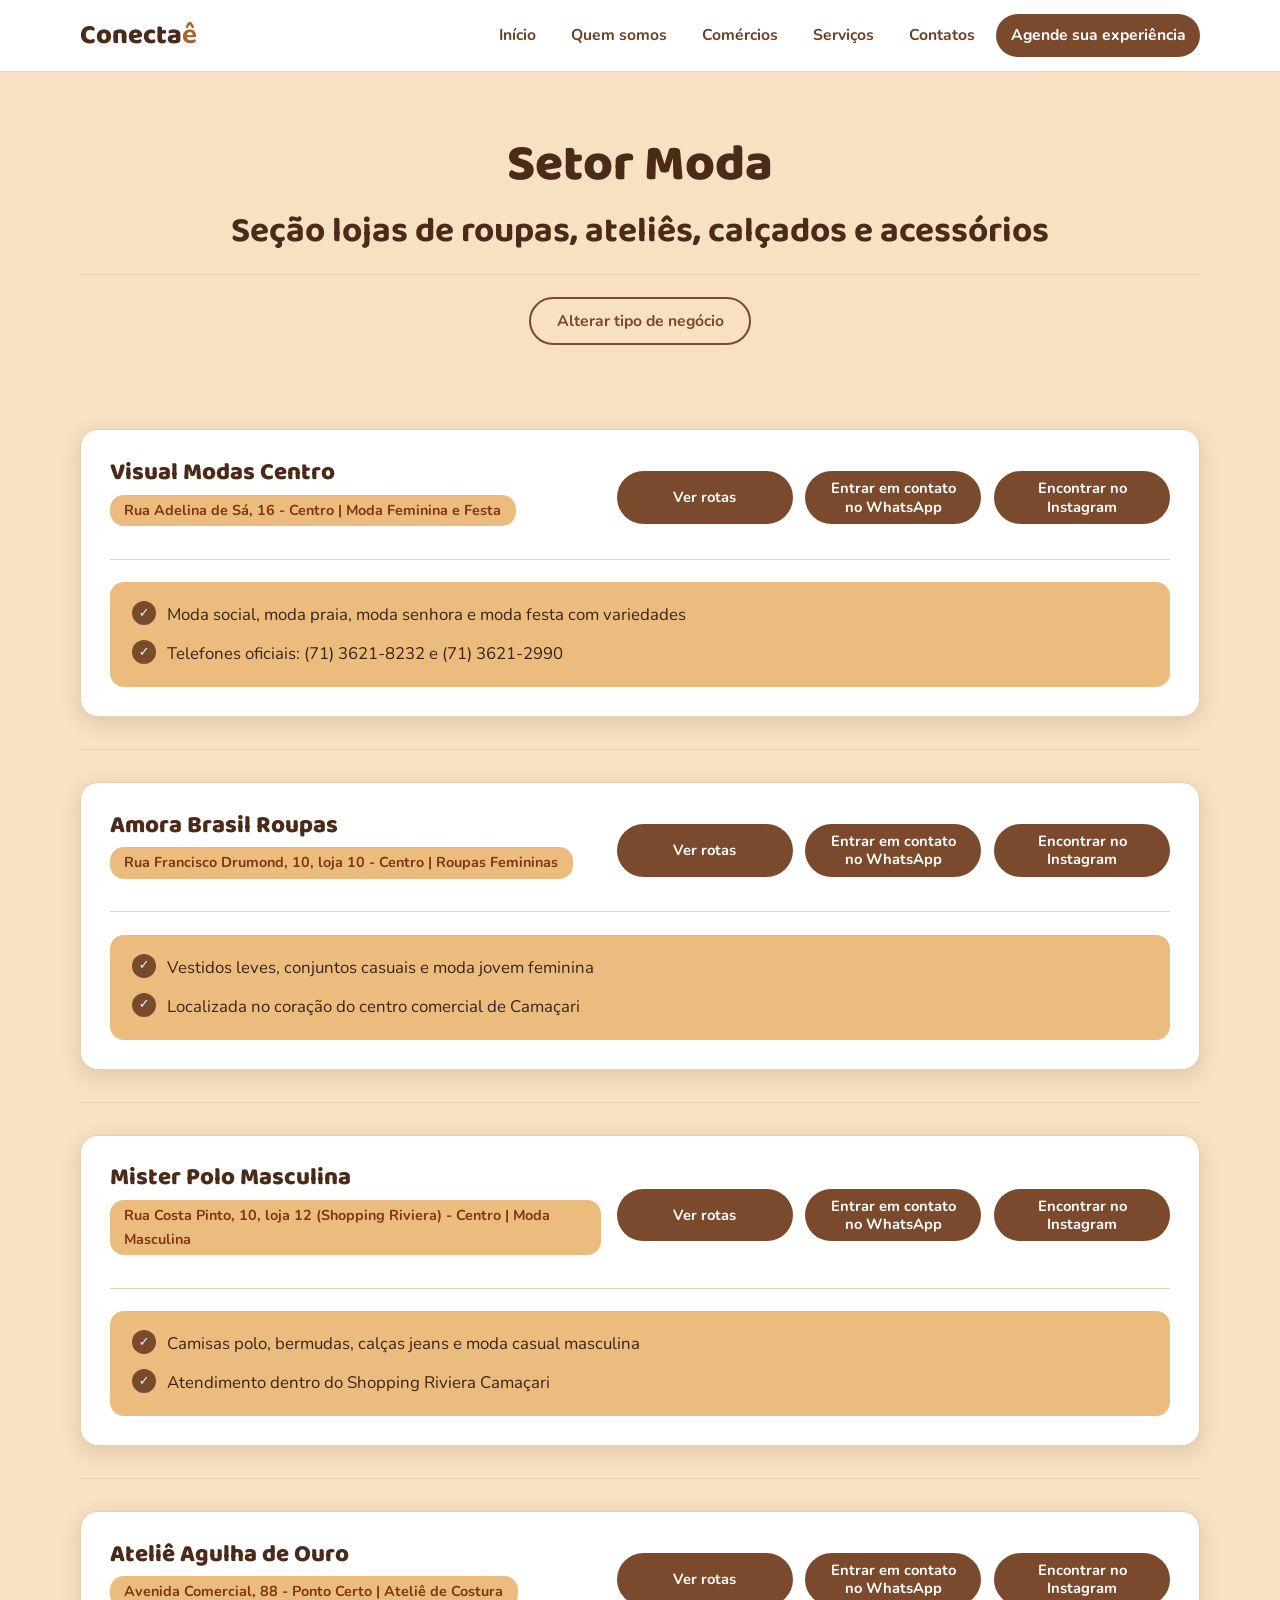
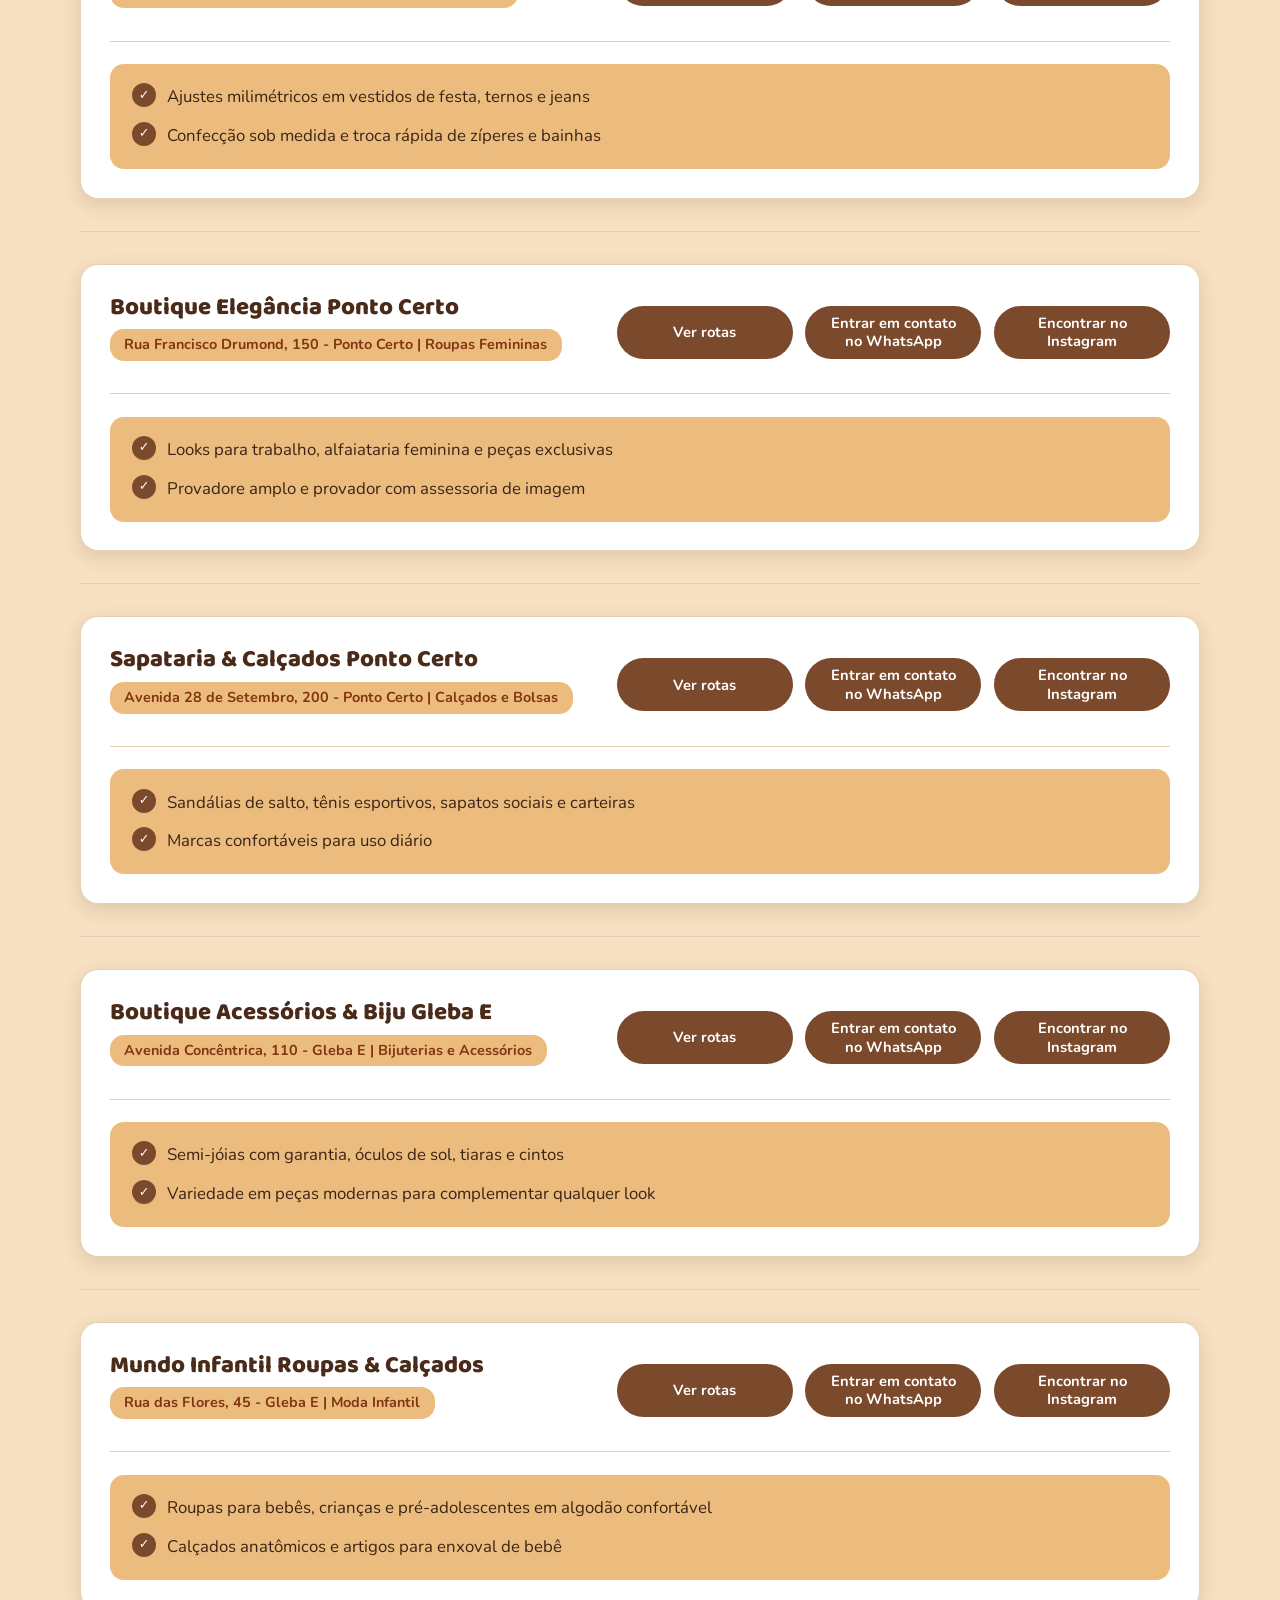
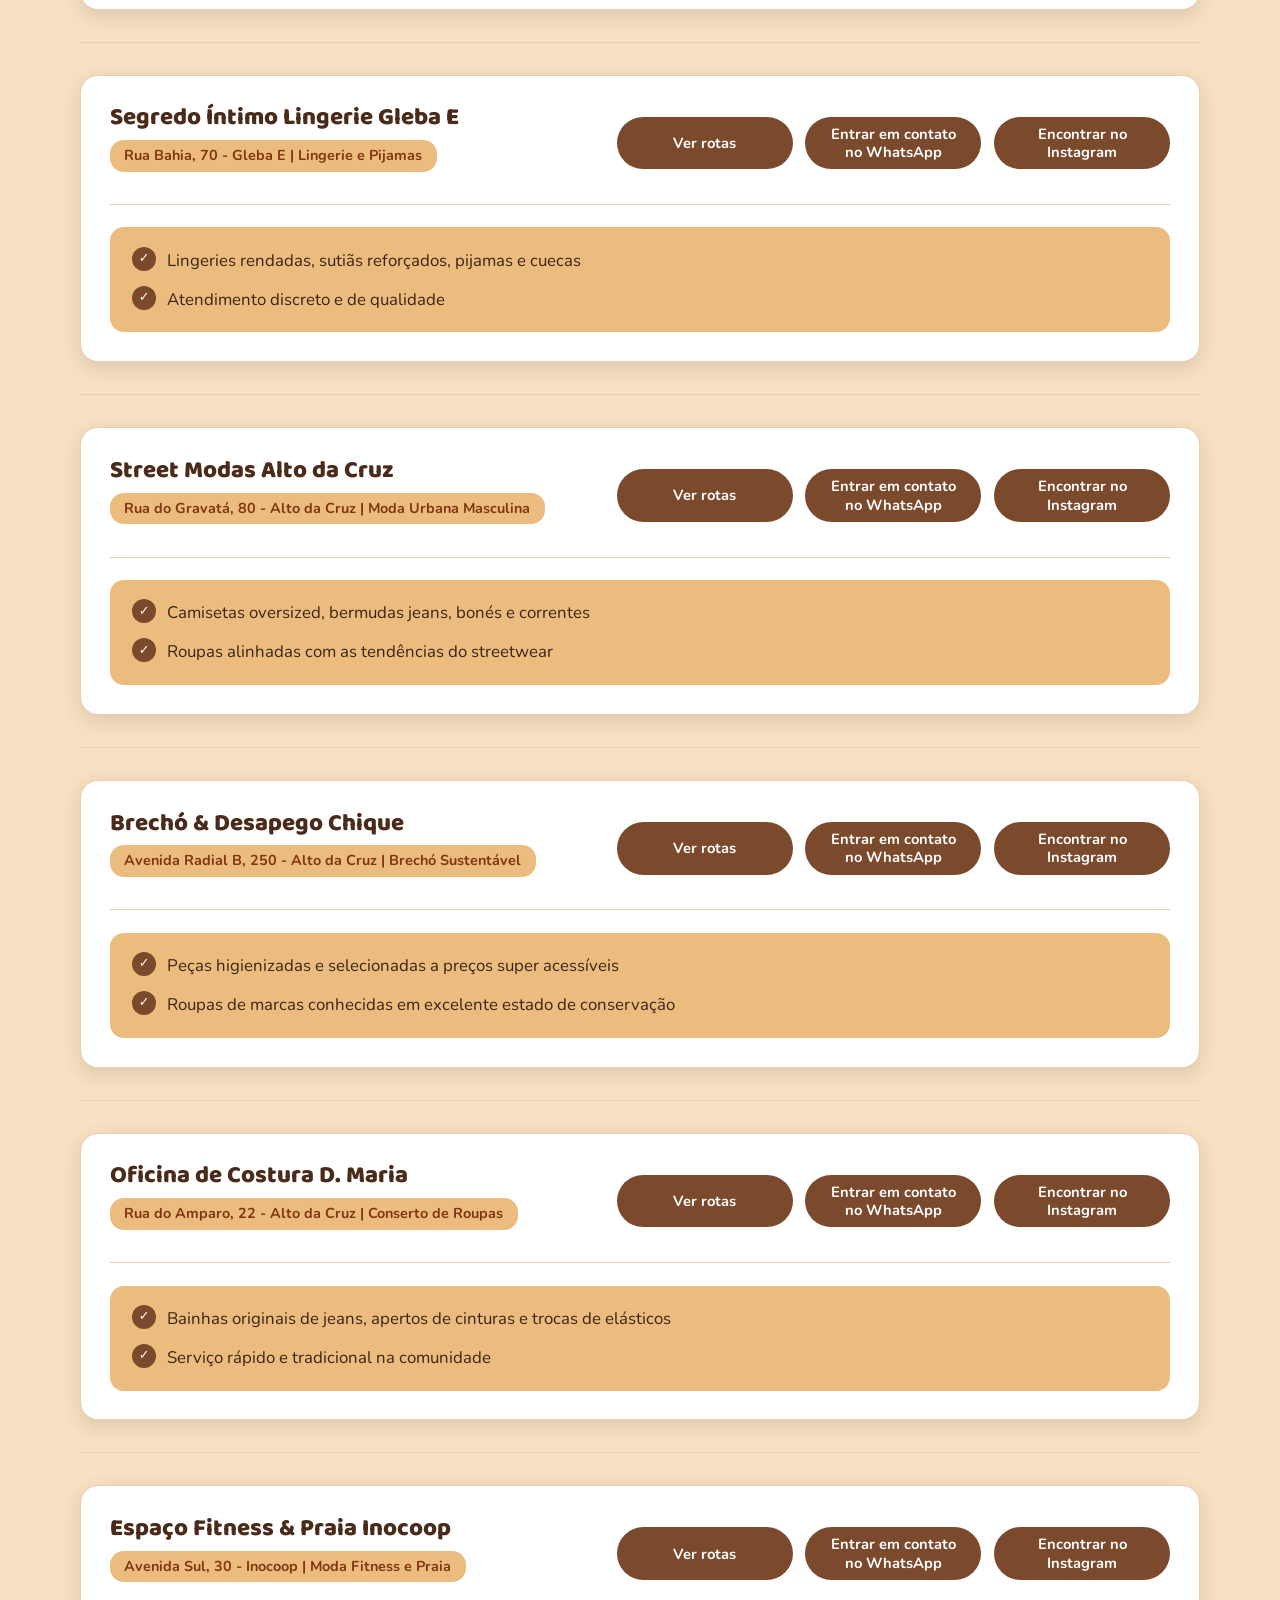
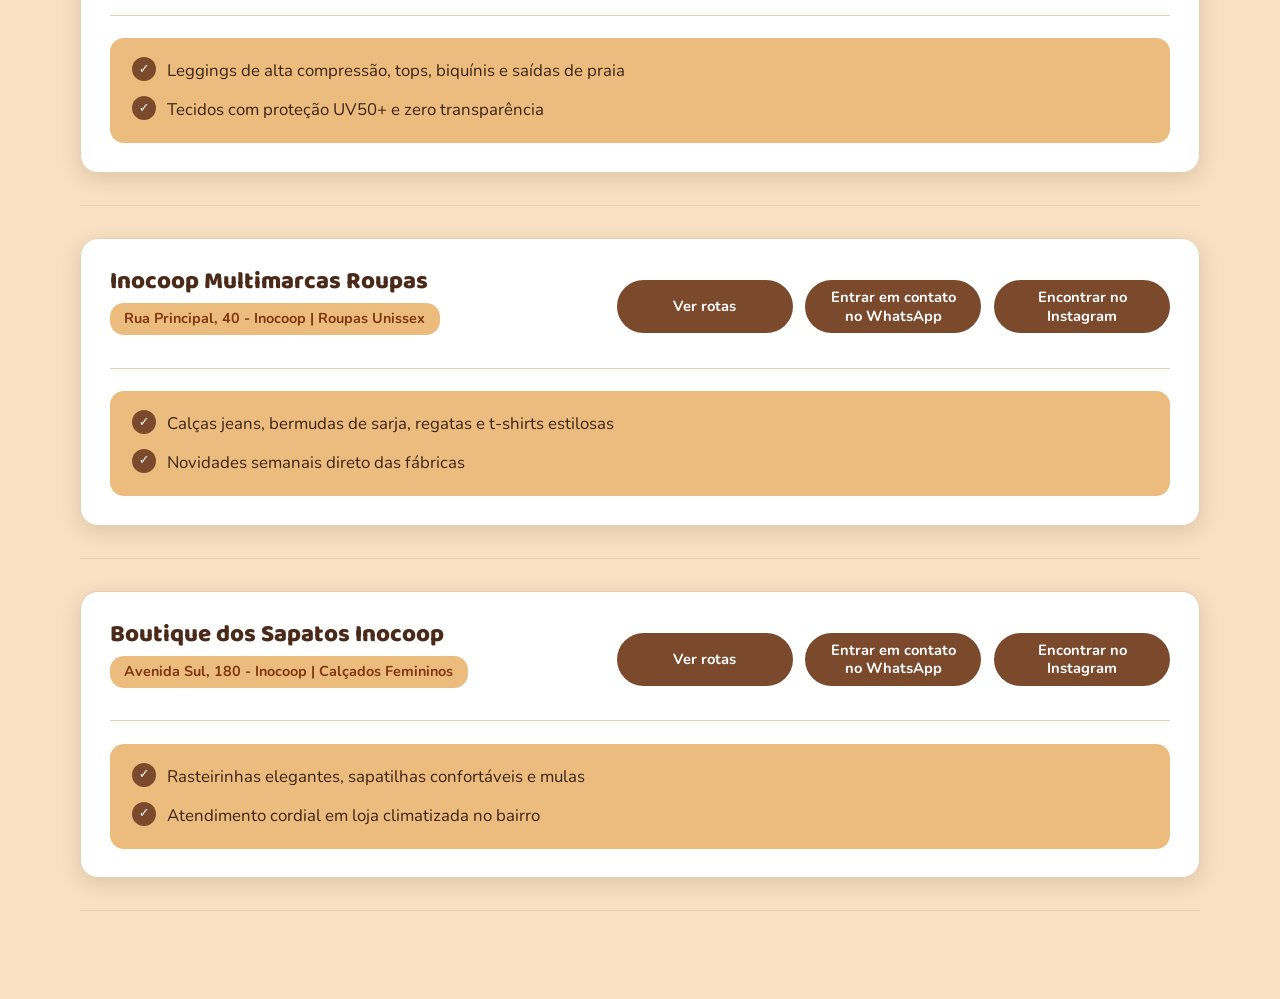
<file: moda.html>
<!DOCTYPE html>
<html lang="pt-BR">
<head>
    <meta charset="UTF-8">
    <meta name="viewport" content="width=device-width, initial-scale=1">
    <title>Setor Moda – Conectaê</title>
    <link href="https://fonts.googleapis.com/css2?family=Baloo+2:wght@700;800&family=Nunito:wght@400;600;700&display=swap" rel="stylesheet">
    <link rel="stylesheet" href="style.css">
</head>

<body>

<header class="menu-superior">
    <a href="index.html#inicio" class="marca">Conecta<em>ê</em></a>
    <nav>
        <ul class="list-nav">
            <li><a href="index.html#inicio">Início</a></li>
            <li><a href="index.html#quem-somos">Quem somos</a></li>
            <li><a href="index.html#comercios">Comércios</a></li>
            <li><a href="index.html#servicos">Serviços</a></li>
            <li><a href="index.html#contatos">Contatos</a></li>
            <li><a href="index.html#agende">Agende sua experiência</a></li>
        </ul>
    </nav>
</header>

<main class="titule">
    <section class="negocio">
        <h1>Setor Moda</h1>
        <h2>Seção lojas de roupas, ateliês, calçados e acessórios</h2>
        <hr class="tracinho">
        <button type="button" id="btnTipo" aria-expanded="false" aria-controls="listaTipos">Alterar tipo de negócio</button>
        <ul id="listaTipos" hidden></ul>
    </section>

    <div id="lista-estabelecimentos">
        <!-- ==================== 1. CENTRO (CEP: 42800-000) ==================== -->
        <article class="box estabelecimento-card" data-bairro="centro" data-cep="42800000" data-endereco="Rua Adelina de Sá, 16, Centro" data-whatsapp="7136218232" data-instagram="visualmodascamacari">
            <h1>Visual Modas Centro</h1>
            <p style="font-size: 0.9rem; font-weight: bold; color: #813511; margin-bottom: 10px;">Rua Adelina de Sá, 16 - Centro | Moda Feminina e Festa</p>
            <ul>
                <li><a href="#" data-acao="rotas">Ver rotas</a></li>
                <li><a href="#" data-acao="whatsapp">Entrar em contato no WhatsApp</a></li>
                <li><a href="#" data-acao="instagram">Encontrar no Instagram</a></li>
            </ul>
            <hr class="tracinho">
            <ul class="diferenciais">
                <li>Moda social, moda praia, moda senhora e moda festa com variedades</li>
                <li>Telefones oficiais: (71) 3621-8232 e (71) 3621-2990</li>
            </ul>
        </article>
        <hr class="tracinho">

        <article class="box estabelecimento-card" data-bairro="centro" data-cep="42800000" data-endereco="Rua Francisco Drumond, 10, loja 10, Centro" data-whatsapp="7136275376" data-instagram="amorabrasilcamacari">
            <h1>Amora Brasil Roupas</h1>
            <p style="font-size: 0.9rem; font-weight: bold; color: #813511; margin-bottom: 10px;">Rua Francisco Drumond, 10, loja 10 - Centro | Roupas Femininas</p>
            <ul>
                <li><a href="#" data-acao="rotas">Ver rotas</a></li>
                <li><a href="#" data-acao="whatsapp">Entrar em contato no WhatsApp</a></li>
                <li><a href="#" data-acao="instagram">Encontrar no Instagram</a></li>
            </ul>
            <hr class="tracinho">
            <ul class="diferenciais">
                <li>Vestidos leves, conjuntos casuais e moda jovem feminina</li>
                <li>Localizada no coração do centro comercial de Camaçari</li>
            </ul>
        </article>
        <hr class="tracinho">

        <article class="box estabelecimento-card" data-bairro="centro" data-cep="42800000" data-endereco="Rua Costa Pinto, 10, loja 12, Centro" data-whatsapp="7136441705" data-instagram="misterpolocamacari">
            <h1>Mister Polo Masculina</h1>
            <p style="font-size: 0.9rem; font-weight: bold; color: #813511; margin-bottom: 10px;">Rua Costa Pinto, 10, loja 12 (Shopping Riviera) - Centro | Moda Masculina</p>
            <ul>
                <li><a href="#" data-acao="rotas">Ver rotas</a></li>
                <li><a href="#" data-acao="whatsapp">Entrar em contato no WhatsApp</a></li>
                <li><a href="#" data-acao="instagram">Encontrar no Instagram</a></li>
            </ul>
            <hr class="tracinho">
            <ul class="diferenciais">
                <li>Camisas polo, bermudas, calças jeans e moda casual masculina</li>
                <li>Atendimento dentro do Shopping Riviera Camaçari</li>
            </ul>
        </article>
        <hr class="tracinho">

        <!-- ==================== 2. PONTO CERTO (CEP: 42801-170) ==================== -->
        <article class="box estabelecimento-card" data-bairro="ponto-certo" data-cep="42801170" data-endereco="Avenida Comercial, 88, Ponto Certo" data-whatsapp="71999887766" data-instagram="ateliedecosturacamacari">
            <h1>Ateliê Agulha de Ouro</h1>
            <p style="font-size: 0.9rem; font-weight: bold; color: #813511; margin-bottom: 10px;">Avenida Comercial, 88 - Ponto Certo | Ateliê de Costura</p>
            <ul>
                <li><a href="#" data-acao="rotas">Ver rotas</a></li>
                <li><a href="#" data-acao="whatsapp">Entrar em contato no WhatsApp</a></li>
                <li><a href="#" data-acao="instagram">Encontrar no Instagram</a></li>
            </ul>
            <hr class="tracinho">
            <ul class="diferenciais">
                <li>Ajustes milimétricos em vestidos de festa, ternos e jeans</li>
                <li>Confecção sob medida e troca rápida de zíperes e bainhas</li>
            </ul>
        </article>
        <hr class="tracinho">

        <article class="box estabelecimento-card" data-bairro="ponto-certo" data-cep="42801170" data-endereco="Rua Francisco Drumond, 150, Ponto Certo" data-whatsapp="71999887767" data-instagram="boutiquepontocerto">
            <h1>Boutique Elegância Ponto Certo</h1>
            <p style="font-size: 0.9rem; font-weight: bold; color: #813511; margin-bottom: 10px;">Rua Francisco Drumond, 150 - Ponto Certo | Roupas Femininas</p>
            <ul>
                <li><a href="#" data-acao="rotas">Ver rotas</a></li>
                <li><a href="#" data-acao="whatsapp">Entrar em contato no WhatsApp</a></li>
                <li><a href="#" data-acao="instagram">Encontrar no Instagram</a></li>
            </ul>
            <hr class="tracinho">
            <ul class="diferenciais">
                <li>Looks para trabalho, alfaiataria feminina e peças exclusivas</li>
                <li>Provadore amplo e provador com assessoria de imagem</li>
            </ul>
        </article>
        <hr class="tracinho">

        <article class="box estabelecimento-card" data-bairro="ponto-certo" data-cep="42801170" data-endereco="Avenida 28 de Setembro, 200, Ponto Certo" data-whatsapp="71999887768" data-instagram="calcadospontocerto">
            <h1>Sapataria & Calçados Ponto Certo</h1>
            <p style="font-size: 0.9rem; font-weight: bold; color: #813511; margin-bottom: 10px;">Avenida 28 de Setembro, 200 - Ponto Certo | Calçados e Bolsas</p>
            <ul>
                <li><a href="#" data-acao="rotas">Ver rotas</a></li>
                <li><a href="#" data-acao="whatsapp">Entrar em contato no WhatsApp</a></li>
                <li><a href="#" data-acao="instagram">Encontrar no Instagram</a></li>
            </ul>
            <hr class="tracinho">
            <ul class="diferenciais">
                <li>Sandálias de salto, tênis esportivos, sapatos sociais e carteiras</li>
                <li>Marcas confortáveis para uso diário</li>
            </ul>
        </article>
        <hr class="tracinho">

        <!-- ==================== 3. GLEBA E (CEP: 42807-000) ==================== -->
        <article class="box estabelecimento-card" data-bairro="gleba-e" data-cep="42807000" data-endereco="Avenida Concêntrica, 110, Gleba E" data-whatsapp="71987112233" data-instagram="bijouxecamacari">
            <h1>Boutique Acessórios & Biju Gleba E</h1>
            <p style="font-size: 0.9rem; font-weight: bold; color: #813511; margin-bottom: 10px;">Avenida Concêntrica, 110 - Gleba E | Bijuterias e Acessórios</p>
            <ul>
                <li><a href="#" data-acao="rotas">Ver rotas</a></li>
                <li><a href="#" data-acao="whatsapp">Entrar em contato no WhatsApp</a></li>
                <li><a href="#" data-acao="instagram">Encontrar no Instagram</a></li>
            </ul>
            <hr class="tracinho">
            <ul class="diferenciais">
                <li>Semi-jóias com garantia, óculos de sol, tiaras e cintos</li>
                <li>Variedade em peças modernas para complementar qualquer look</li>
            </ul>
        </article>
        <hr class="tracinho">

        <article class="box estabelecimento-card" data-bairro="gleba-e" data-cep="42807000" data-endereco="Rua das Flores, 45, Gleba E" data-whatsapp="71987112234" data-instagram="modakidsglebae">
            <h1>Mundo Infantil Roupas & Calçados</h1>
            <p style="font-size: 0.9rem; font-weight: bold; color: #813511; margin-bottom: 10px;">Rua das Flores, 45 - Gleba E | Moda Infantil</p>
            <ul>
                <li><a href="#" data-acao="rotas">Ver rotas</a></li>
                <li><a href="#" data-acao="whatsapp">Entrar em contato no WhatsApp</a></li>
                <li><a href="#" data-acao="instagram">Encontrar no Instagram</a></li>
            </ul>
            <hr class="tracinho">
            <ul class="diferenciais">
                <li>Roupas para bebês, crianças e pré-adolescentes em algodão confortável</li>
                <li>Calçados anatômicos e artigos para enxoval de bebê</li>
            </ul>
        </article>
        <hr class="tracinho">

        <article class="box estabelecimento-card" data-bairro="gleba-e" data-cep="42807000" data-endereco="Rua Bahia, 70, Gleba E" data-whatsapp="71987112235" data-instagram="modaintimaglebae">
            <h1>Segredo Íntimo Lingerie Gleba E</h1>
            <p style="font-size: 0.9rem; font-weight: bold; color: #813511; margin-bottom: 10px;">Rua Bahia, 70 - Gleba E | Lingerie e Pijamas</p>
            <ul>
                <li><a href="#" data-acao="rotas">Ver rotas</a></li>
                <li><a href="#" data-acao="whatsapp">Entrar em contato no WhatsApp</a></li>
                <li><a href="#" data-acao="instagram">Encontrar no Instagram</a></li>
            </ul>
            <hr class="tracinho">
            <ul class="diferenciais">
                <li>Lingeries rendadas, sutiãs reforçados, pijamas e cuecas</li>
                <li>Atendimento discreto e de qualidade</li>
            </ul>
        </article>
        <hr class="tracinho">

        <!-- ==================== 4. ALTO DA CRUZ (CEP: 42803-010) ==================== -->
        <article class="box estabelecimento-card" data-bairro="alto-da-cruz" data-cep="42803010" data-endereco="Rua do Gravatá, 80, Alto da Cruz" data-whatsapp="71988229900" data-instagram="modastreetaltodacruz">
            <h1>Street Modas Alto da Cruz</h1>
            <p style="font-size: 0.9rem; font-weight: bold; color: #813511; margin-bottom: 10px;">Rua do Gravatá, 80 - Alto da Cruz | Moda Urbana Masculina</p>
            <ul>
                <li><a href="#" data-acao="rotas">Ver rotas</a></li>
                <li><a href="#" data-acao="whatsapp">Entrar em contato no WhatsApp</a></li>
                <li><a href="#" data-acao="instagram">Encontrar no Instagram</a></li>
            </ul>
            <hr class="tracinho">
            <ul class="diferenciais">
                <li>Camisetas oversized, bermudas jeans, bonés e correntes</li>
                <li>Roupas alinhadas com as tendências do streetwear</li>
            </ul>
        </article>
        <hr class="tracinho">

        <article class="box estabelecimento-card" data-bairro="alto-da-cruz" data-cep="42803010" data-endereco="Avenida Radial B, 250, Alto da Cruz" data-whatsapp="71988229901" data-instagram="brechoaltodacruz">
            <h1>Brechó & Desapego Chique</h1>
            <p style="font-size: 0.9rem; font-weight: bold; color: #813511; margin-bottom: 10px;">Avenida Radial B, 250 - Alto da Cruz | Brechó Sustentável</p>
            <ul>
                <li><a href="#" data-acao="rotas">Ver rotas</a></li>
                <li><a href="#" data-acao="whatsapp">Entrar em contato no WhatsApp</a></li>
                <li><a href="#" data-acao="instagram">Encontrar no Instagram</a></li>
            </ul>
            <hr class="tracinho">
            <ul class="diferenciais">
                <li>Peças higienizadas e selecionadas a preços super acessíveis</li>
                <li>Roupas de marcas conhecidas em excelente estado de conservação</li>
            </ul>
        </article>
        <hr class="tracinho">

        <article class="box estabelecimento-card" data-bairro="alto-da-cruz" data-cep="42803010" data-endereco="Rua do Amparo, 22, Alto da Cruz" data-whatsapp="71988229902" data-instagram="costuraaltodacruz">
            <h1>Oficina de Costura D. Maria</h1>
            <p style="font-size: 0.9rem; font-weight: bold; color: #813511; margin-bottom: 10px;">Rua do Amparo, 22 - Alto da Cruz | Conserto de Roupas</p>
            <ul>
                <li><a href="#" data-acao="rotas">Ver rotas</a></li>
                <li><a href="#" data-acao="whatsapp">Entrar em contato no WhatsApp</a></li>
                <li><a href="#" data-acao="instagram">Encontrar no Instagram</a></li>
            </ul>
            <hr class="tracinho">
            <ul class="diferenciais">
                <li>Bainhas originais de jeans, apertos de cinturas e trocas de elásticos</li>
                <li>Serviço rápido e tradicional na comunidade</li>
            </ul>
        </article>
        <hr class="tracinho">

        <!-- ==================== 5. INOCOOP (CEP: 42801-070) ==================== -->
        <article class="box estabelecimento-card" data-bairro="inocoop" data-cep="42801070" data-endereco="Avenida Sul, 30, Inocoop" data-whatsapp="71991554433" data-instagram="fitnessmodainocoop">
            <h1>Espaço Fitness & Praia Inocoop</h1>
            <p style="font-size: 0.9rem; font-weight: bold; color: #813511; margin-bottom: 10px;">Avenida Sul, 30 - Inocoop | Moda Fitness e Praia</p>
            <ul>
                <li><a href="#" data-acao="rotas">Ver rotas</a></li>
                <li><a href="#" data-acao="whatsapp">Entrar em contato no WhatsApp</a></li>
                <li><a href="#" data-acao="instagram">Encontrar no Instagram</a></li>
            </ul>
            <hr class="tracinho">
            <ul class="diferenciais">
                <li>Leggings de alta compressão, tops, biquínis e saídas de praia</li>
                <li>Tecidos com proteção UV50+ e zero transparência</li>
            </ul>
        </article>
        <hr class="tracinho">

        <article class="box estabelecimento-card" data-bairro="inocoop" data-cep="42801070" data-endereco="Rua Principal, 40, Inocoop" data-whatsapp="71991554434" data-instagram="multimarcasinocoop">
            <h1>Inocoop Multimarcas Roupas</h1>
            <p style="font-size: 0.9rem; font-weight: bold; color: #813511; margin-bottom: 10px;">Rua Principal, 40 - Inocoop | Roupas Unissex</p>
            <ul>
                <li><a href="#" data-acao="rotas">Ver rotas</a></li>
                <li><a href="#" data-acao="whatsapp">Entrar em contato no WhatsApp</a></li>
                <li><a href="#" data-acao="instagram">Encontrar no Instagram</a></li>
            </ul>
            <hr class="tracinho">
            <ul class="diferenciais">
                <li>Calças jeans, bermudas de sarja, regatas e t-shirts estilosas</li>
                <li>Novidades semanais direto das fábricas</li>
            </ul>
        </article>
        <hr class="tracinho">

        <article class="box estabelecimento-card" data-bairro="inocoop" data-cep="42801070" data-endereco="Avenida Sul, 180, Inocoop" data-whatsapp="71991554435" data-instagram="sapatosbolsasinocoop">
            <h1>Boutique dos Sapatos Inocoop</h1>
            <p style="font-size: 0.9rem; font-weight: bold; color: #813511; margin-bottom: 10px;">Avenida Sul, 180 - Inocoop | Calçados Femininos</p>
            <ul>
                <li><a href="#" data-acao="rotas">Ver rotas</a></li>
                <li><a href="#" data-acao="whatsapp">Entrar em contato no WhatsApp</a></li>
                <li><a href="#" data-acao="instagram">Encontrar no Instagram</a></li>
            </ul>
            <hr class="tracinho">
            <ul class="diferenciais">
                <li>Rasteirinhas elegantes, sapatilhas confortáveis e mulas</li>
                <li>Atendimento cordial em loja climatizada no bairro</li>
            </ul>
        </article>
        <hr class="tracinho">
    </div>
</main>

<script src="script.js"></script>
</body>
</html>
</file>
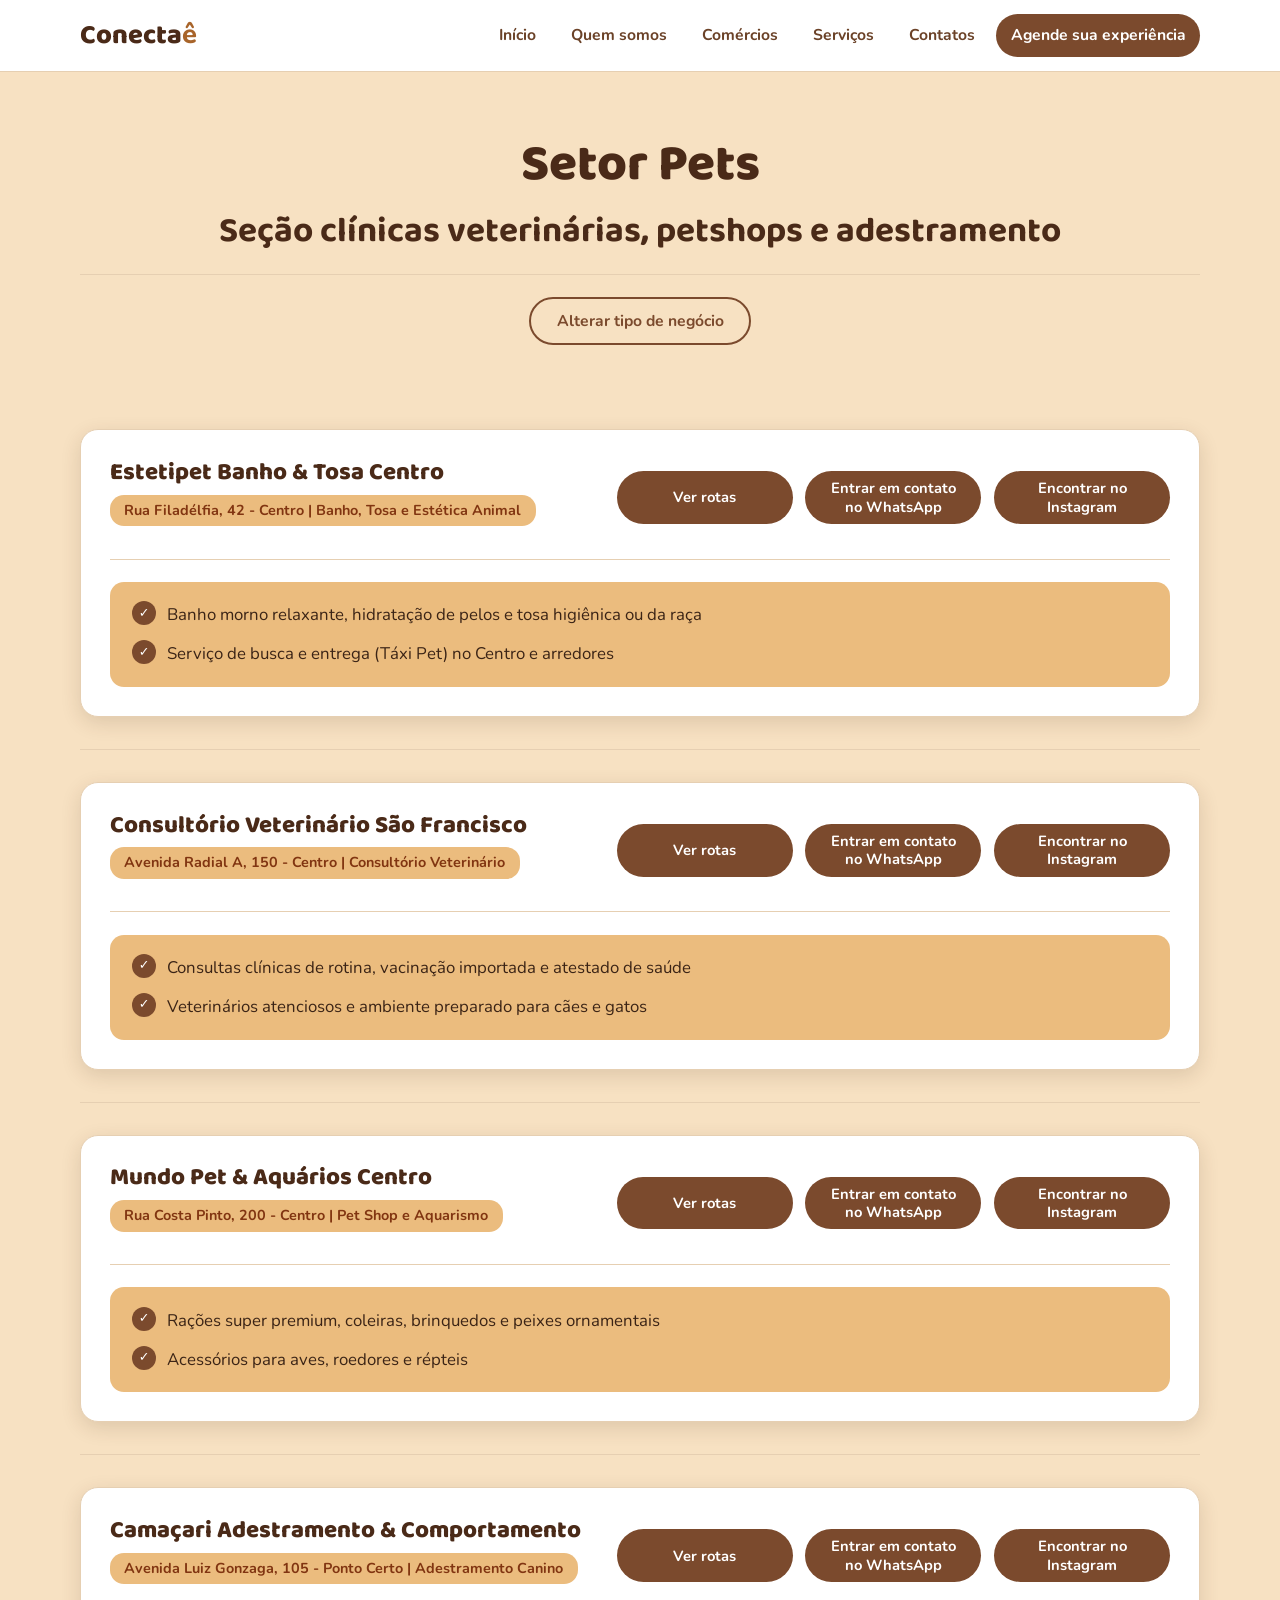
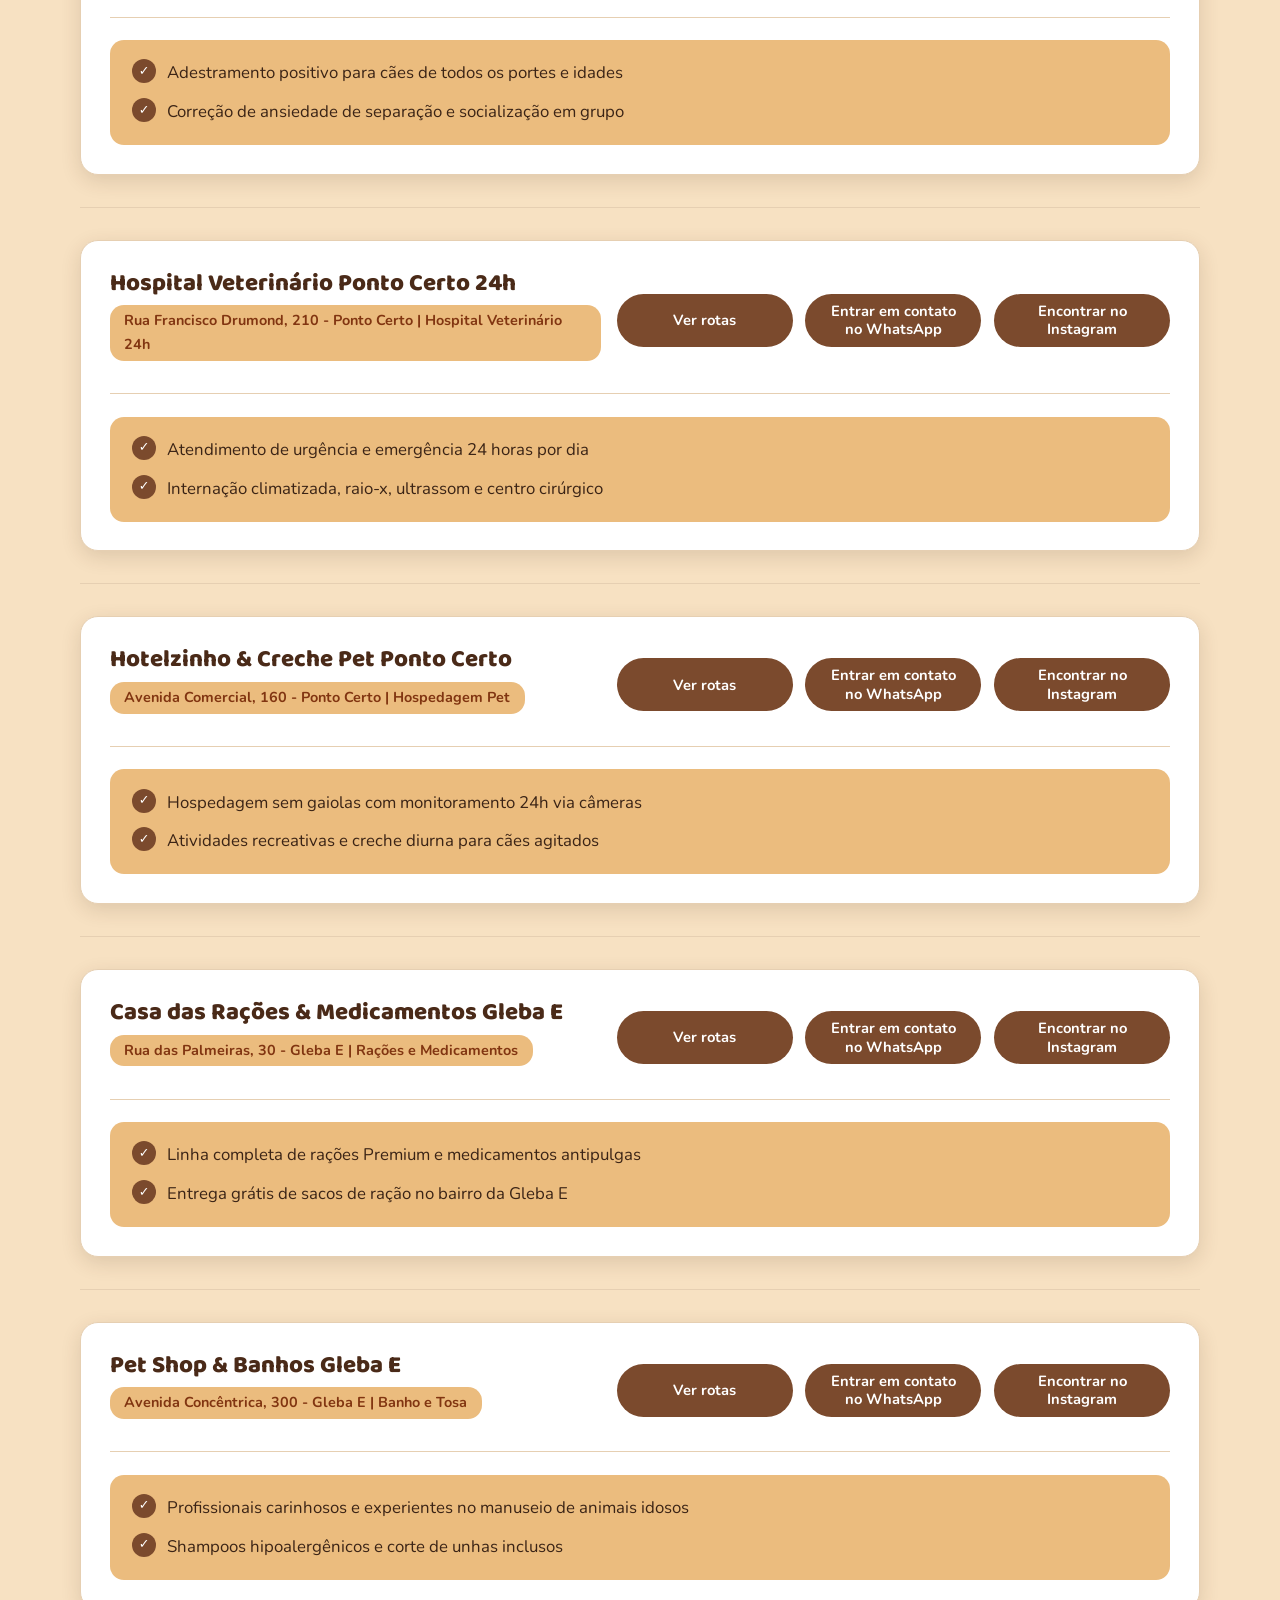
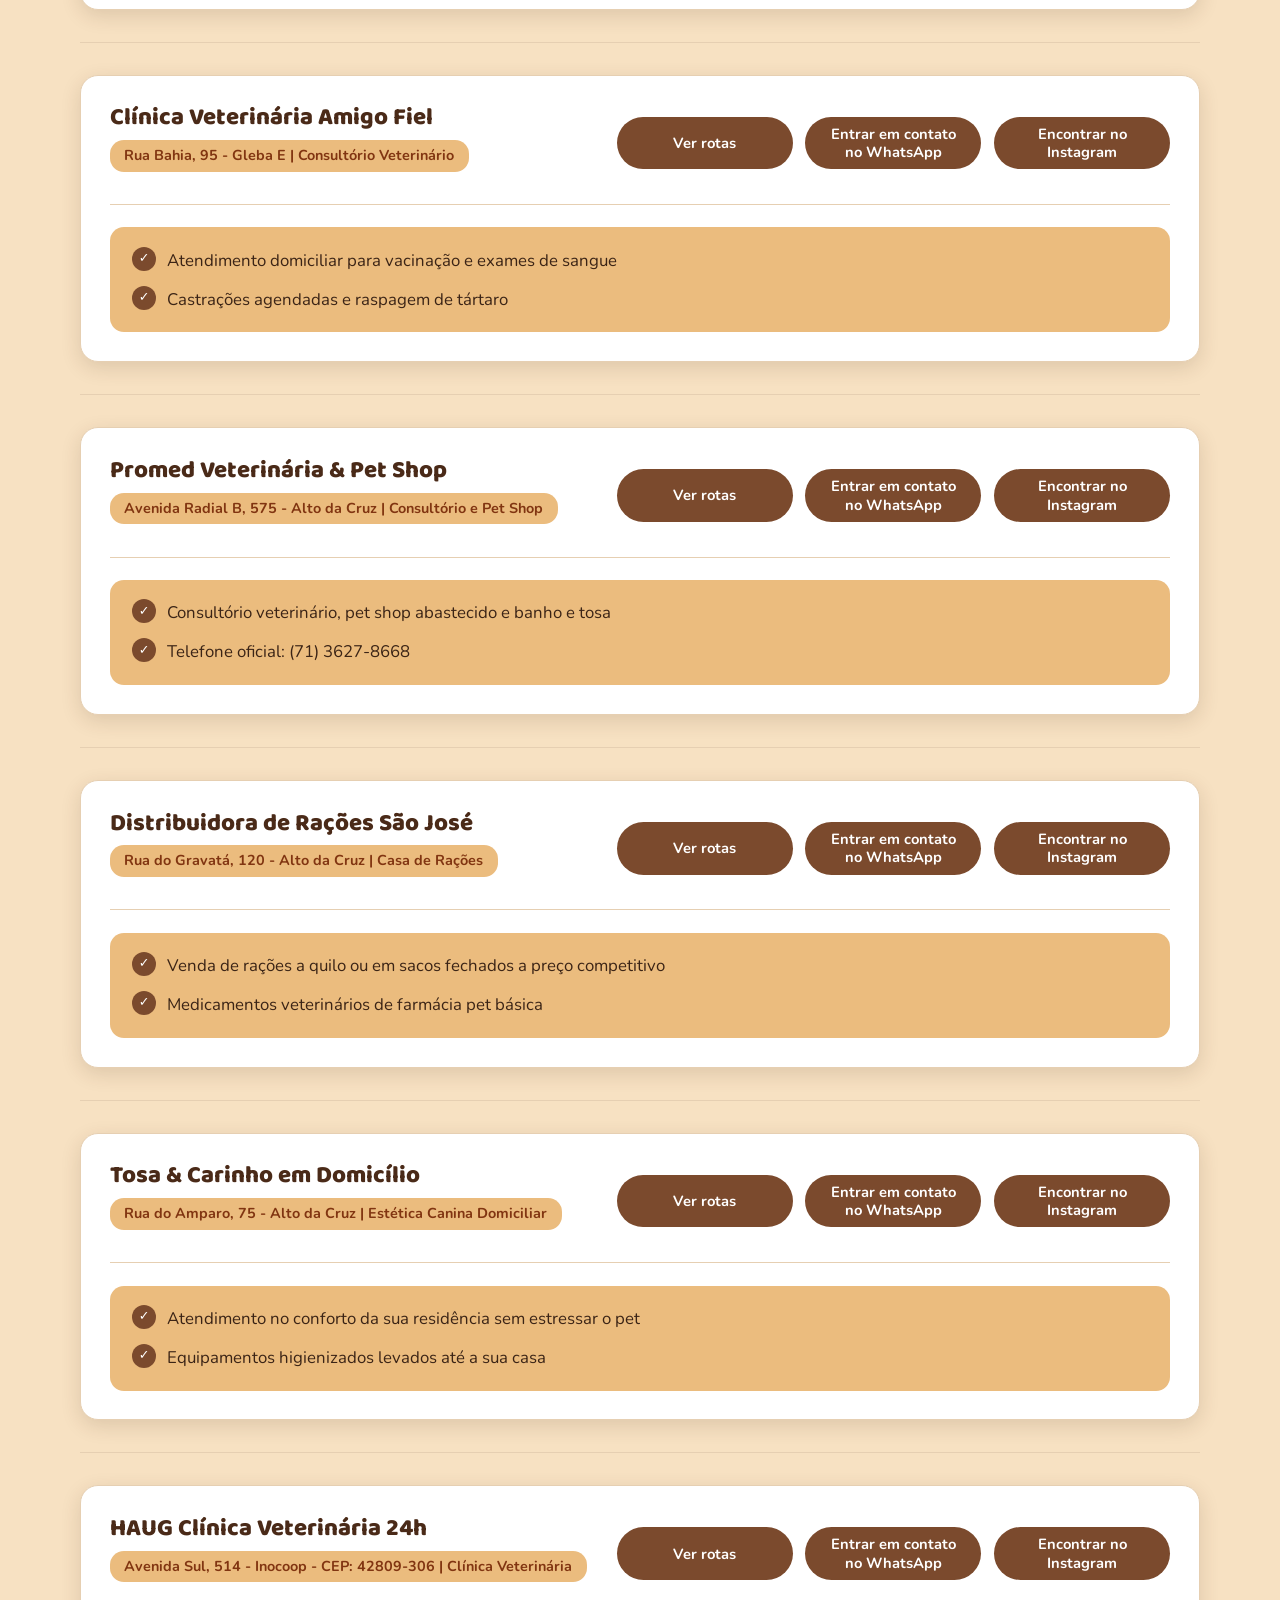
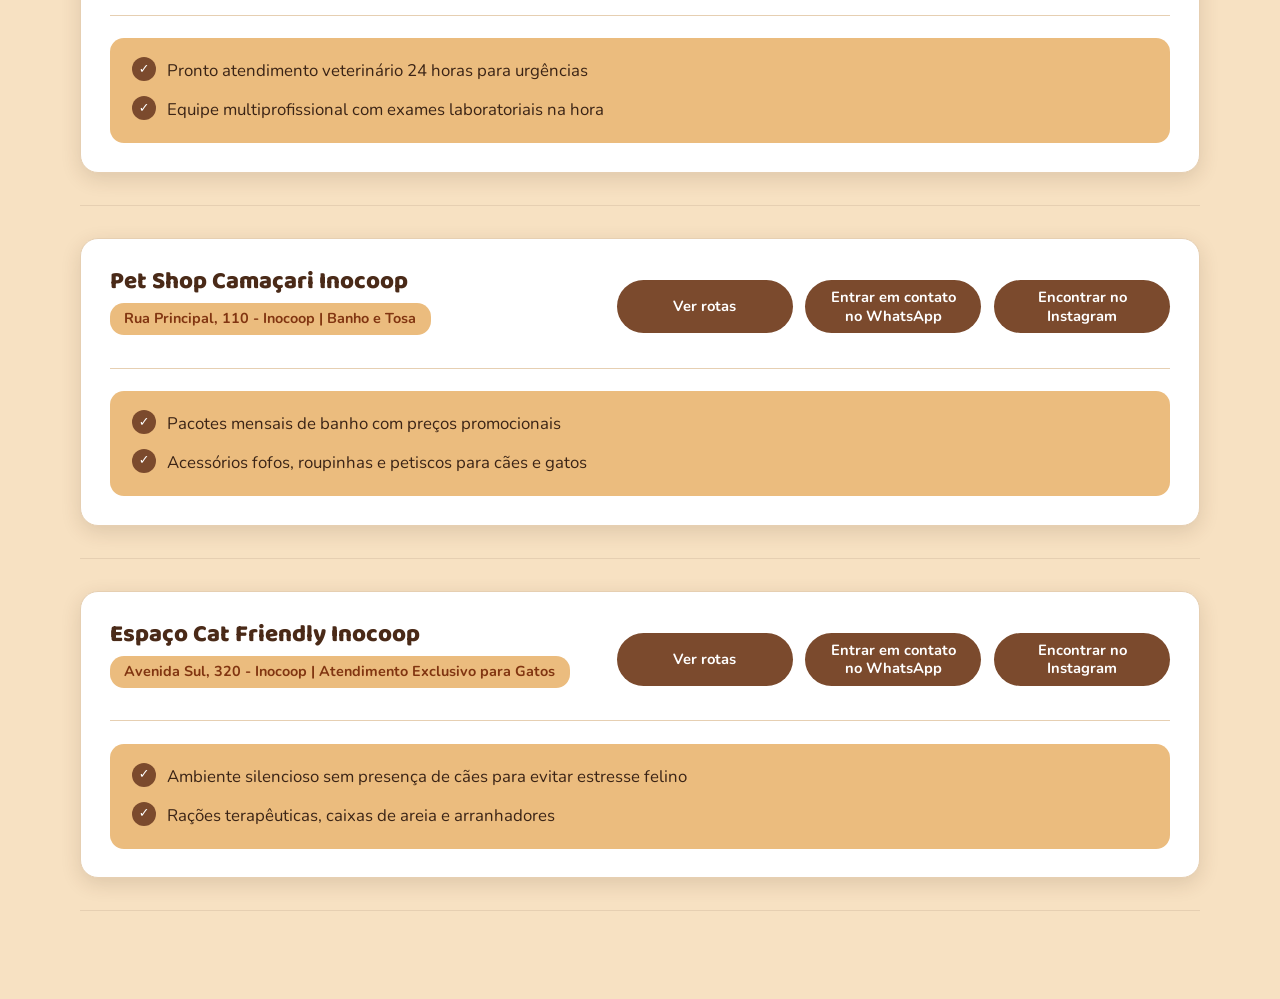
<file: pets.html>
<!DOCTYPE html>
<html lang="pt-BR">
<head>
    <meta charset="UTF-8">
    <meta name="viewport" content="width=device-width, initial-scale=1">
    <title>Setor Pets – Conectaê</title>
    <link href="https://fonts.googleapis.com/css2?family=Baloo+2:wght@700;800&family=Nunito:wght@400;600;700&display=swap" rel="stylesheet">
    <link rel="stylesheet" href="style.css">
</head>

<body>

<header class="menu-superior">
    <a href="index.html#inicio" class="marca">Conecta<em>ê</em></a>
    <nav>
        <ul class="list-nav">
            <li><a href="index.html#inicio">Início</a></li>
            <li><a href="index.html#quem-somos">Quem somos</a></li>
            <li><a href="index.html#comercios">Comércios</a></li>
            <li><a href="index.html#servicos">Serviços</a></li>
            <li><a href="index.html#contatos">Contatos</a></li>
            <li><a href="index.html#agende">Agende sua experiência</a></li>
        </ul>
    </nav>
</header>

<main class="titule">
    <section class="negocio">
        <h1>Setor Pets</h1>
        <h2>Seção clínicas veterinárias, petshops e adestramento</h2>
        <hr class="tracinho">
        <button type="button" id="btnTipo" aria-expanded="false" aria-controls="listaTipos">Alterar tipo de negócio</button>
        <ul id="listaTipos" hidden></ul>
    </section>

    <div id="lista-estabelecimentos">
        <!-- ==================== 1. CENTRO (CEP: 42800-000) ==================== -->
        <article class="box estabelecimento-card" data-bairro="centro" data-cep="42800000" data-endereco="Rua Filadélfia, 42, Centro" data-whatsapp="71988112233" data-instagram="banhoetosacamacari">
            <h1>Estetipet Banho & Tosa Centro</h1>
            <p style="font-size: 0.9rem; font-weight: bold; color: #813511; margin-bottom: 10px;">Rua Filadélfia, 42 - Centro | Banho, Tosa e Estética Animal</p>
            <ul>
                <li><a href="#" data-acao="rotas">Ver rotas</a></li>
                <li><a href="#" data-acao="whatsapp">Entrar em contato no WhatsApp</a></li>
                <li><a href="#" data-acao="instagram">Encontrar no Instagram</a></li>
            </ul>
            <hr class="tracinho">
            <ul class="diferenciais">
                <li>Banho morno relaxante, hidratação de pelos e tosa higiênica ou da raça</li>
                <li>Serviço de busca e entrega (Táxi Pet) no Centro e arredores</li>
            </ul>
        </article>
        <hr class="tracinho">

        <article class="box estabelecimento-card" data-bairro="centro" data-cep="42800000" data-endereco="Avenida Radial A, 150, Centro" data-whatsapp="71988112234" data-instagram="vetcentrocamacari">
            <h1>Consultório Veterinário São Francisco</h1>
            <p style="font-size: 0.9rem; font-weight: bold; color: #813511; margin-bottom: 10px;">Avenida Radial A, 150 - Centro | Consultório Veterinário</p>
            <ul>
                <li><a href="#" data-acao="rotas">Ver rotas</a></li>
                <li><a href="#" data-acao="whatsapp">Entrar em contato no WhatsApp</a></li>
                <li><a href="#" data-acao="instagram">Encontrar no Instagram</a></li>
            </ul>
            <hr class="tracinho">
            <ul class="diferenciais">
                <li>Consultas clínicas de rotina, vacinação importada e atestado de saúde</li>
                <li>Veterinários atenciosos e ambiente preparado para cães e gatos</li>
            </ul>
        </article>
        <hr class="tracinho">

        <article class="box estabelecimento-card" data-bairro="centro" data-cep="42800000" data-endereco="Rua Costa Pinto, 200, Centro" data-whatsapp="71988112235" data-instagram="petshopcentrocama">
            <h1>Mundo Pet & Aquários Centro</h1>
            <p style="font-size: 0.9rem; font-weight: bold; color: #813511; margin-bottom: 10px;">Rua Costa Pinto, 200 - Centro | Pet Shop e Aquarismo</p>
            <ul>
                <li><a href="#" data-acao="rotas">Ver rotas</a></li>
                <li><a href="#" data-acao="whatsapp">Entrar em contato no WhatsApp</a></li>
                <li><a href="#" data-acao="instagram">Encontrar no Instagram</a></li>
            </ul>
            <hr class="tracinho">
            <ul class="diferenciais">
                <li>Rações super premium, coleiras, brinquedos e peixes ornamentais</li>
                <li>Acessórios para aves, roedores e répteis</li>
            </ul>
        </article>
        <hr class="tracinho">

        <!-- ==================== 2. PONTO CERTO (CEP: 42801-170) ==================== -->
        <article class="box estabelecimento-card" data-bairro="ponto-certo" data-cep="42801170" data-endereco="Avenida Luiz Gonzaga, 105, Ponto Certo" data-whatsapp="71999334455" data-instagram="adestramentocamacari">
            <h1>Camaçari Adestramento & Comportamento</h1>
            <p style="font-size: 0.9rem; font-weight: bold; color: #813511; margin-bottom: 10px;">Avenida Luiz Gonzaga, 105 - Ponto Certo | Adestramento Canino</p>
            <ul>
                <li><a href="#" data-acao="rotas">Ver rotas</a></li>
                <li><a href="#" data-acao="whatsapp">Entrar em contato no WhatsApp</a></li>
                <li><a href="#" data-acao="instagram">Encontrar no Instagram</a></li>
            </ul>
            <hr class="tracinho">
            <ul class="diferenciais">
                <li>Adestramento positivo para cães de todos os portes e idades</li>
                <li>Correção de ansiedade de separação e socialização em grupo</li>
            </ul>
        </article>
        <hr class="tracinho">

        <article class="box estabelecimento-card" data-bairro="ponto-certo" data-cep="42801170" data-endereco="Rua Francisco Drumond, 210, Ponto Certo" data-whatsapp="71999334456" data-instagram="hospitalvetpontocerto">
            <h1>Hospital Veterinário Ponto Certo 24h</h1>
            <p style="font-size: 0.9rem; font-weight: bold; color: #813511; margin-bottom: 10px;">Rua Francisco Drumond, 210 - Ponto Certo | Hospital Veterinário 24h</p>
            <ul>
                <li><a href="#" data-acao="rotas">Ver rotas</a></li>
                <li><a href="#" data-acao="whatsapp">Entrar em contato no WhatsApp</a></li>
                <li><a href="#" data-acao="instagram">Encontrar no Instagram</a></li>
            </ul>
            <hr class="tracinho">
            <ul class="diferenciais">
                <li>Atendimento de urgência e emergência 24 horas por dia</li>
                <li>Internação climatizada, raio-x, ultrassom e centro cirúrgico</li>
            </ul>
        </article>
        <hr class="tracinho">

        <article class="box estabelecimento-card" data-bairro="ponto-certo" data-cep="42801170" data-endereco="Avenida Comercial, 160, Ponto Certo" data-whatsapp="71999334457" data-instagram="hotelzinhopetpontocerto">
            <h1>Hotelzinho & Creche Pet Ponto Certo</h1>
            <p style="font-size: 0.9rem; font-weight: bold; color: #813511; margin-bottom: 10px;">Avenida Comercial, 160 - Ponto Certo | Hospedagem Pet</p>
            <ul>
                <li><a href="#" data-acao="rotas">Ver rotas</a></li>
                <li><a href="#" data-acao="whatsapp">Entrar em contato no WhatsApp</a></li>
                <li><a href="#" data-acao="instagram">Encontrar no Instagram</a></li>
            </ul>
            <hr class="tracinho">
            <ul class="diferenciais">
                <li>Hospedagem sem gaiolas com monitoramento 24h via câmeras</li>
                <li>Atividades recreativas e creche diurna para cães agitados</li>
            </ul>
        </article>
        <hr class="tracinho">

        <!-- ==================== 3. GLEBA E (CEP: 42807-000) ==================== -->
        <article class="box estabelecimento-card" data-bairro="gleba-e" data-cep="42807000" data-endereco="Rua das Palmeiras, 30, Gleba E" data-whatsapp="71987443322" data-instagram="racoescamacari">
            <h1>Casa das Rações & Medicamentos Gleba E</h1>
            <p style="font-size: 0.9rem; font-weight: bold; color: #813511; margin-bottom: 10px;">Rua das Palmeiras, 30 - Gleba E | Rações e Medicamentos</p>
            <ul>
                <li><a href="#" data-acao="rotas">Ver rotas</a></li>
                <li><a href="#" data-acao="whatsapp">Entrar em contato no WhatsApp</a></li>
                <li><a href="#" data-acao="instagram">Encontrar no Instagram</a></li>
            </ul>
            <hr class="tracinho">
            <ul class="diferenciais">
                <li>Linha completa de rações Premium e medicamentos antipulgas</li>
                <li>Entrega grátis de sacos de ração no bairro da Gleba E</li>
            </ul>
        </article>
        <hr class="tracinho">

        <article class="box estabelecimento-card" data-bairro="gleba-e" data-cep="42807000" data-endereco="Avenida Concêntrica, 300, Gleba E" data-whatsapp="71987443323" data-instagram="banhoetosaglebae">
            <h1>Pet Shop & Banhos Gleba E</h1>
            <p style="font-size: 0.9rem; font-weight: bold; color: #813511; margin-bottom: 10px;">Avenida Concêntrica, 300 - Gleba E | Banho e Tosa</p>
            <ul>
                <li><a href="#" data-acao="rotas">Ver rotas</a></li>
                <li><a href="#" data-acao="whatsapp">Entrar em contato no WhatsApp</a></li>
                <li><a href="#" data-acao="instagram">Encontrar no Instagram</a></li>
            </ul>
            <hr class="tracinho">
            <ul class="diferenciais">
                <li>Profissionais carinhosos e experientes no manuseio de animais idosos</li>
                <li>Shampoos hipoalergênicos e corte de unhas inclusos</li>
            </ul>
        </article>
        <hr class="tracinho">

        <article class="box estabelecimento-card" data-bairro="gleba-e" data-cep="42807000" data-endereco="Rua Bahia, 95, Gleba E" data-whatsapp="71987443324" data-instagram="vetglebae">
            <h1>Clínica Veterinária Amigo Fiel</h1>
            <p style="font-size: 0.9rem; font-weight: bold; color: #813511; margin-bottom: 10px;">Rua Bahia, 95 - Gleba E | Consultório Veterinário</p>
            <ul>
                <li><a href="#" data-acao="rotas">Ver rotas</a></li>
                <li><a href="#" data-acao="whatsapp">Entrar em contato no WhatsApp</a></li>
                <li><a href="#" data-acao="instagram">Encontrar no Instagram</a></li>
            </ul>
            <hr class="tracinho">
            <ul class="diferenciais">
                <li>Atendimento domiciliar para vacinação e exames de sangue</li>
                <li>Castrações agendadas e raspagem de tártaro</li>
            </ul>
        </article>
        <hr class="tracinho">

        <!-- ==================== 4. ALTO DA CRUZ (CEP: 42803-010) ==================== -->
        <article class="box estabelecimento-card" data-bairro="alto-da-cruz" data-cep="42803010" data-endereco="Avenida Radial B, 575, Alto da Cruz" data-whatsapp="7136278668" data-instagram="promedveterinaria">
            <h1>Promed Veterinária & Pet Shop</h1>
            <p style="font-size: 0.9rem; font-weight: bold; color: #813511; margin-bottom: 10px;">Avenida Radial B, 575 - Alto da Cruz | Consultório e Pet Shop</p>
            <ul>
                <li><a href="#" data-acao="rotas">Ver rotas</a></li>
                <li><a href="#" data-acao="whatsapp">Entrar em contato no WhatsApp</a></li>
                <li><a href="#" data-acao="instagram">Encontrar no Instagram</a></li>
            </ul>
            <hr class="tracinho">
            <ul class="diferenciais">
                <li>Consultório veterinário, pet shop abastecido e banho e tosa</li>
                <li>Telefone oficial: (71) 3627-8668</li>
            </ul>
        </article>
        <hr class="tracinho">

        <article class="box estabelecimento-card" data-bairro="alto-da-cruz" data-cep="42803010" data-endereco="Rua do Gravatá, 120, Alto da Cruz" data-whatsapp="71988994411" data-instagram="racoessaojosealtodacruz">
            <h1>Distribuidora de Rações São José</h1>
            <p style="font-size: 0.9rem; font-weight: bold; color: #813511; margin-bottom: 10px;">Rua do Gravatá, 120 - Alto da Cruz | Casa de Rações</p>
            <ul>
                <li><a href="#" data-acao="rotas">Ver rotas</a></li>
                <li><a href="#" data-acao="whatsapp">Entrar em contato no WhatsApp</a></li>
                <li><a href="#" data-acao="instagram">Encontrar no Instagram</a></li>
            </ul>
            <hr class="tracinho">
            <ul class="diferenciais">
                <li>Venda de rações a quilo ou em sacos fechados a preço competitivo</li>
                <li>Medicamentos veterinários de farmácia pet básica</li>
            </ul>
        </article>
        <hr class="tracinho">

        <article class="box estabelecimento-card" data-bairro="alto-da-cruz" data-cep="42803010" data-endereco="Rua do Amparo, 75, Alto da Cruz" data-whatsapp="71988994412" data-instagram="tosadomicilioaltodacruz">
            <h1>Tosa & Carinho em Domicílio</h1>
            <p style="font-size: 0.9rem; font-weight: bold; color: #813511; margin-bottom: 10px;">Rua do Amparo, 75 - Alto da Cruz | Estética Canina Domiciliar</p>
            <ul>
                <li><a href="#" data-acao="rotas">Ver rotas</a></li>
                <li><a href="#" data-acao="whatsapp">Entrar em contato no WhatsApp</a></li>
                <li><a href="#" data-acao="instagram">Encontrar no Instagram</a></li>
            </ul>
            <hr class="tracinho">
            <ul class="diferenciais">
                <li>Atendimento no conforto da sua residência sem estressar o pet</li>
                <li>Equipamentos higienizados levados até a sua casa</li>
            </ul>
        </article>
        <hr class="tracinho">

        <!-- ==================== 5. INOCOOP (CEP: 42801-070) ==================== -->
        <article class="box estabelecimento-card" data-bairro="inocoop" data-cep="42801070" data-endereco="Avenida Sul, 514, Inocoop" data-whatsapp="71999338800" data-instagram="haugveterinaria">
            <h1>HAUG Clínica Veterinária 24h</h1>
            <p style="font-size: 0.9rem; font-weight: bold; color: #813511; margin-bottom: 10px;">Avenida Sul, 514 - Inocoop - CEP: 42809-306 | Clínica Veterinária</p>
            <ul>
                <li><a href="#" data-acao="rotas">Ver rotas</a></li>
                <li><a href="#" data-acao="whatsapp">Entrar em contato no WhatsApp</a></li>
                <li><a href="#" data-acao="instagram">Encontrar no Instagram</a></li>
            </ul>
            <hr class="tracinho">
            <ul class="diferenciais">
                <li>Pronto atendimento veterinário 24 horas para urgências</li>
                <li>Equipe multiprofissional com exames laboratoriais na hora</li>
            </ul>
        </article>
        <hr class="tracinho">

        <article class="box estabelecimento-card" data-bairro="inocoop" data-cep="42801070" data-endereco="Rua Principal, 110, Inocoop" data-whatsapp="71999338801" data-instagram="petshopinocoop">
            <h1>Pet Shop Camaçari Inocoop</h1>
            <p style="font-size: 0.9rem; font-weight: bold; color: #813511; margin-bottom: 10px;">Rua Principal, 110 - Inocoop | Banho e Tosa</p>
            <ul>
                <li><a href="#" data-acao="rotas">Ver rotas</a></li>
                <li><a href="#" data-acao="whatsapp">Entrar em contato no WhatsApp</a></li>
                <li><a href="#" data-acao="instagram">Encontrar no Instagram</a></li>
            </ul>
            <hr class="tracinho">
            <ul class="diferenciais">
                <li>Pacotes mensais de banho com preços promocionais</li>
                <li>Acessórios fofos, roupinhas e petiscos para cães e gatos</li>
            </ul>
        </article>
        <hr class="tracinho">

        <article class="box estabelecimento-card" data-bairro="inocoop" data-cep="42801070" data-endereco="Avenida Sul, 320, Inocoop" data-whatsapp="71999338802" data-instagram="felinosinocoop">
            <h1>Espaço Cat Friendly Inocoop</h1>
            <p style="font-size: 0.9rem; font-weight: bold; color: #813511; margin-bottom: 10px;">Avenida Sul, 320 - Inocoop | Atendimento Exclusivo para Gatos</p>
            <ul>
                <li><a href="#" data-acao="rotas">Ver rotas</a></li>
                <li><a href="#" data-acao="whatsapp">Entrar em contato no WhatsApp</a></li>
                <li><a href="#" data-acao="instagram">Encontrar no Instagram</a></li>
            </ul>
            <hr class="tracinho">
            <ul class="diferenciais">
                <li>Ambiente silencioso sem presença de cães para evitar estresse felino</li>
                <li>Rações terapêuticas, caixas de areia e arranhadores</li>
            </ul>
        </article>
        <hr class="tracinho">
    </div>
</main>

<script src="script.js"></script>
</body>
</html>
</file>
<file: style.css>
/* 1. VARIÁVEIS E REGRAS GERAIS */
:root { --bg:#f7e1c2; --surface:#fff; --sand:#ebbc7e; --text:#3B2416; --muted:#6B4228; --head:#4A2A18; --brand:#7B4A2D; --brand-hover:#4A2A18; --on-brand:#fff; --accent:#A8642A; --caramel:#C98B4F; --line:#E6CFB2; --shadow:0 6px 20px rgba(74,42,24,.14); color-scheme:light; }
* { box-sizing:border-box; margin:0; padding:0; font-family:'Nunito',system-ui,sans-serif; }
html { scroll-behavior:smooth; scroll-padding-top:88px; }
body { background:var(--bg); color:var(--text); font:1.05rem/1.65 'Nunito',system-ui,sans-serif; }
h1,h2,h3 { font-family:'Baloo 2','Nunito',sans-serif; color:var(--head); line-height:1.15; }
h1 { font-size:clamp(2rem,4.5vw,3.2rem); font-weight:800; margin-bottom:1rem; }
h2 { font-size:clamp(1.6rem,3.5vw,2.2rem); }
h1 span { color:var(--accent); }
a { color:inherit; }
ul { list-style:none; }
:focus-visible { outline:3px solid var(--caramel); outline-offset:3px; }
main { width:min(1120px,92%); margin-inline:auto; }
section { padding:3.5rem 0; }
.inter, .depoimento > p { display:inline-block; font-weight:700; font-size:.85rem; letter-spacing:.12em; text-transform:uppercase; color:var(--accent); margin-bottom:.5rem; }

/* 2. SEÇÃO INICIAL COM MOLDURA DA LOGO CIRCULAR (DIREITA) */
main > article { position:relative; padding:4rem 0 3rem; display:grid; grid-template-columns:1.15fr .85fr; column-gap:3rem; align-items:center; }
main > article > *:not(.moldura-logo) { grid-column:1; }
main > article p { font-size:1.15rem; color:var(--muted); max-width:34rem; margin-bottom:1.5rem; }
.moldura-logo { position:absolute; grid-column:2; grid-row:1 / 5; align-self:center; justify-self:center; width:340px; height:340px; border-radius:50%; background:var(--sand); padding:16px; border:20px solid var(--sand); box-shadow:var(--shadow); display:flex; align-items:center; justify-content:center; }
.moldura-logo img.logo { width:100%; height:100%; object-fit:cover; border-radius:50%; background:var(--bg-card); }

/* 3. BOTÕES */
.btn, .box ul li a, .negocio ul li a { display:inline-flex; align-items:center; justify-content:center; text-align:center; min-height:48px; border-radius:999px; background:var(--brand); color:var(--on-brand); font-weight:700; text-decoration:none; cursor:pointer; transition:transform .2s, background .2s; }
.btn { gap:.5rem; padding:.8rem 1.6rem; border:2px solid var(--brand); font:700 1rem 'Nunito',sans-serif; }
.box ul li a, .negocio ul li a { padding:.5rem 1rem; line-height:1.25; font-size:.92rem; }
.btn:hover, .box ul li a:hover { background:var(--brand-hover); border-color:var(--brand-hover); transform:translateY(-2px); }

/* 4. MENU SUPERIOR */
.menu-superior { position:sticky; top:0; z-index:50; display:flex; align-items:center; justify-content:space-between; flex-wrap:wrap; gap:1rem; min-height:72px; background:var(--surface); border-bottom:1px solid var(--line); padding-inline:max(4%, calc((100% - 1120px) / 2)); }
.marca { text-decoration:none; font:800 1.7rem 'Baloo 2',sans-serif; color:var(--head); }
.marca em { font-style:normal; color:var(--accent); }
.list-nav { display:flex; align-items:center; flex-wrap:wrap; gap:.4rem; }
.list-nav a { display:block; padding:.55rem .9rem; border-radius:999px; text-decoration:none; font-weight:700; font-size:.98rem; color:var(--muted); }
.list-nav a:hover, .list-nav a.ativo { background:var(--sand); color:var(--head); }
.list-nav li:last-child a { background:var(--brand); color:var(--on-brand); }
.list-nav li:last-child a:hover { background:var(--brand-hover); }

/* 5. BUSCA */
.busca { display:flex; flex-wrap:wrap; gap:.6rem; max-width:34rem; padding:.6rem; background:var(--surface); border:1px solid var(--line); border-radius:999px; box-shadow:var(--shadow); }
.busca input { flex:1 1 180px; min-width:0; min-height:48px; padding:0 1.1rem; border:0; background:transparent; color:var(--text); font:600 1rem 'Nunito',sans-serif; }
.busca input::placeholder { color:var(--muted); opacity:.8; }

/* 6. CATEGORIAS */
section h3 { font-size:1.5rem; margin-bottom:1rem; }
section:has(> .lista) + section:has(> .lista) { margin-top:-4.5rem; }
.lista { display:grid; grid-template-columns:repeat(auto-fit,minmax(190px,1fr)); gap:1.1rem; }
.lista li { display:flex; }
.lista a { flex:1; display:flex; flex-direction:column; align-items:center; justify-content:center; gap:.6rem; min-height:9.5rem; padding:2rem 1rem; background:var(--brand); color:var(--on-brand); border-radius:18px; text-decoration:none; font-weight:700; font-size:1.1rem; box-shadow:var(--shadow); transition:transform .2s, background .2s; }
.lista a:hover { background:var(--brand-hover); transform:translateY(-5px); }

/* 7. QUEM SOMOS */
.secao-quem-somos { background-color:#241102; padding:60px 20px; border-radius:16px; margin:40px auto; box-shadow:0 4px 15px rgba(0, 0, 0, 0.05); text-align:center; }
.secao-quem-somos h2, .secao-quem-somos > p { color:var(--sand); }
.secao-quem-somos > p { max-width:44rem; margin:0 auto 1rem; font-size:1.1rem; }
.secao-quem-somos ul { display:grid; grid-template-columns:repeat(auto-fit,minmax(230px,1fr)); gap:1.1rem; margin-top:2rem; text-align:left; }
.secao-quem-somos li { padding:1.5rem; background:var(--surface); border:1px solid var(--line); border-radius:18px; box-shadow:var(--shadow); }
.secao-quem-somos li h3 { font-size:1.2rem; margin-bottom:.4rem; }
.secao-quem-somos li p { color:var(--muted); text-align:justify; text-justify:inter-word; }
.texto-justificado { text-align:justify; text-justify:inter-word; }

/* 8. DEPOIMENTOS */
.depoimento { display:grid; grid-template-columns:repeat(3,1fr); gap:1.25rem; }
.depoimento > p { grid-column:1 / -1; margin-bottom:-.75rem; }
.depoimento > h2 { grid-column:1 / -1; margin-bottom:.5rem; }
.depoimento blockquote { display:flex; flex-direction:column; gap:1.1rem; padding:1.6rem; background:var(--surface); border:1px solid var(--line); border-radius:18px; box-shadow:var(--shadow); }
.depoimento cite { display:flex; flex-direction:column; justify-content:center; margin-top:auto; min-height:46px; padding-left:calc(46px + .8rem); font-style:normal; }
.depoimento cite strong { color:var(--head); line-height:1.2; }
.depoimento cite small { color:var(--muted); }
.foto { align-self:end; justify-self:start; width:46px; height:46px; margin:0 0 calc(1.6rem + 1px) calc(1.6rem + 1px); border-radius:50%; object-fit:cover; background:var(--brand); }
.depoimento blockquote, .foto { grid-row:3; }
.depoimento blockquote:nth-of-type(1), .foto:nth-of-type(1) { grid-column:1; }
.depoimento blockquote:nth-of-type(2), .foto:nth-of-type(2) { grid-column:2; }
.depoimento blockquote:nth-of-type(3), .foto:nth-of-type(3) { grid-column:3; }

/* 9. RODAPÉ E CONTATOS EMPILHADOS */
footer { width:min(1120px,92%); margin:0 auto 4rem; padding:3rem 1.5rem; background:var(--sand); border-radius:28px; text-align:center; }
footer h2 { max-width:36rem; margin:0 auto .6rem; }
footer p { max-width:34rem; margin:0 auto 1.4rem; color:var(--muted); }
footer h3 { font-size:1.2rem; margin-bottom:.4rem; }
.bloco-contato-empilhado { display:flex; flex-direction:column; gap:6px; margin:15px 0 25px 0; font-weight:700; color:#5f2c0a; font-size:1rem; align-items:center; }
footer .btn { display:flex; width:fit-content; margin:1.6rem auto 0; }
footer small { display:block; margin-top:1.8rem; padding-top:1.6rem; border-top:1px solid var(--line); color:var(--muted); font-size:.95rem; }

/* 10. MODAL DE CADASTRO OPACO/SÓLIDO */
.modal-sobreposto { display:none; position:fixed; top:0; left:0; width:100%; height:100%; background:rgba(0, 0, 0, 0.75); align-items:center; justify-content:center; z-index:9999; }
.modal-sobreposto.ativo { display:flex !important; }
.modal-conteudo { background:#fff8ee !important; padding:30px; border-radius:16px; width:90%; max-width:500px; position:relative; box-shadow:0 10px 30px rgba(0,0,0,0.5); border:2px solid #d4a373; }
.fechar-modal { position:absolute; top:12px; right:18px; background:none; border:none; font-size:1.8rem; cursor:pointer; color:var(--brand); font-weight:bold; }
.titulo-modal { text-align:center !important; color:#5f2c0a; font-size:1.5rem; line-height:1.3; margin-bottom:20px; font-weight:800; }
.destaque-conectae { color:#813511; font-weight:800; }
#form-cadastrar-real { display:flex; flex-direction:column; gap:12px; }
#form-cadastrar-real label { text-transform:none !important; font-weight:700; color:#813511; font-size:0.95rem; display:block; margin-bottom:2px; text-align:left; }
#form-cadastrar-real input, #form-cadastrar-real select { padding:10px 14px; border:1px solid #d4a373; border-radius:8px; background:#ffffff; color:#3B2416; font-size:0.95rem; }
.btn-salvar { text-transform:none !important; background:#813511; color:white; border:none; padding:12px; border-radius:8px; font-weight:bold; cursor:pointer; margin-top:10px; width:100%; font-size:1rem; transition:background .2s; }
.btn-salvar:hover { background:#5f2c0a; }

/* 11. PÁGINAS DE CATEGORIA */
.titule { padding:3rem 0 3.5rem; }
.titule > h1 { text-align:center; margin-bottom:.4rem; }
.titule > h2 { text-align:center; margin-bottom:2rem; font-size:clamp(1.1rem,2.5vw,1.4rem); font-weight:600; color:var(--accent); }
.box { display:grid; grid-template-columns:1fr auto; column-gap:1rem; align-items:center; padding:1.8rem; text-align:left; background:var(--surface); border:1px solid var(--line); border-radius:18px; box-shadow:var(--shadow); }
.box > h1 { grid-column:1; font-size:1.5rem; margin-bottom:.5rem; }
.box > p { grid-column:1; justify-self:start; padding:.25rem .9rem; background:var(--sand); border-radius:14px; font-size:.95rem; font-weight:700; color:var(--accent); }
.box > ul:not(.diferenciais) { grid-column:2; grid-row:1 / 3; display:grid; grid-template-columns:repeat(3,11rem); gap:.8rem; }
.box > ul:not(.diferenciais) li { display:flex; }
.box ul li a { flex:1; }
.box > .tracinho, .box > .diferenciais { grid-column:1 / -1; }
.tracinho { border:0; border-top:1px solid var(--line); margin:1.4rem 0; }
main > .tracinho, #lista-estabelecimentos > .tracinho { margin:2rem 0; }
.diferenciais { background:var(--sand); border-radius:14px; padding:1.2rem 1.4rem; }
.diferenciais li { display:flex; gap:.7rem; margin-bottom:.7rem; }
.diferenciais li:last-child { margin-bottom:0; }
.diferenciais li::before { content:"✓"; flex:none; display:grid; place-items:center; width:24px; height:24px; border-radius:50%; background:var(--brand); color:var(--on-brand); font-size:.8rem; font-weight:800; }
.negocio { text-align:center; padding:1rem 0 4rem; }
.negocio button { display:inline-flex; align-items:center; justify-content:center; min-height:48px; padding:.5rem 1.6rem; background:transparent; color:var(--brand); border:2px solid var(--brand); border-radius:999px; font:700 .98rem 'Nunito',sans-serif; cursor:pointer; transition:background .2s; }
.negocio button:hover, .negocio button[aria-expanded="true"] { background:var(--brand); color:var(--on-brand); }
.negocio ul { display:flex; flex-wrap:wrap; justify-content:center; gap:.8rem; margin-top:1.2rem; }
.negocio ul[hidden] { display:none; }
.negocio ul li a { background:transparent; color:var(--brand); border:2px solid var(--brand); }
.negocio ul li a:hover { background:var(--brand); color:var(--on-brand); }

/* 12. RESPONSIVIDADE */
@media (max-width:1100px) { .box { grid-template-columns:1fr; } .box > ul:not(.diferenciais) { grid-column:1; grid-row:auto; grid-template-columns:repeat(3,1fr); margin-top:1.1rem; } }
@media (max-width:900px) { html { scroll-padding-top:150px; } .menu-superior { justify-content:center; padding-block:.6rem; } main > article { grid-template-columns:1fr; text-align:center; } main > article p, .busca { margin-inline:auto; } .moldura-logo { position:static; grid-column:1; grid-row:auto; order:-1; width:240px; height:240px; margin:0 auto 1.5rem; } .depoimento { grid-template-columns:1fr; } .depoimento blockquote:nth-of-type(n), .foto:nth-of-type(n) { grid-column:1; } .depoimento blockquote:nth-of-type(1), .foto:nth-of-type(1) { grid-row:3; } .depoimento blockquote:nth-of-type(2), .foto:nth-of-type(2) { grid-row:4; } .depoimento blockquote:nth-of-type(3), .foto:nth-of-type(3) { grid-row:5; } }
@media (max-width:700px) { .box { padding:1.3rem; } .box > ul:not(.diferenciais) { grid-template-columns:1fr; } }
@media (max-width:560px) { html { scroll-padding-top:230px; } }
</file>
